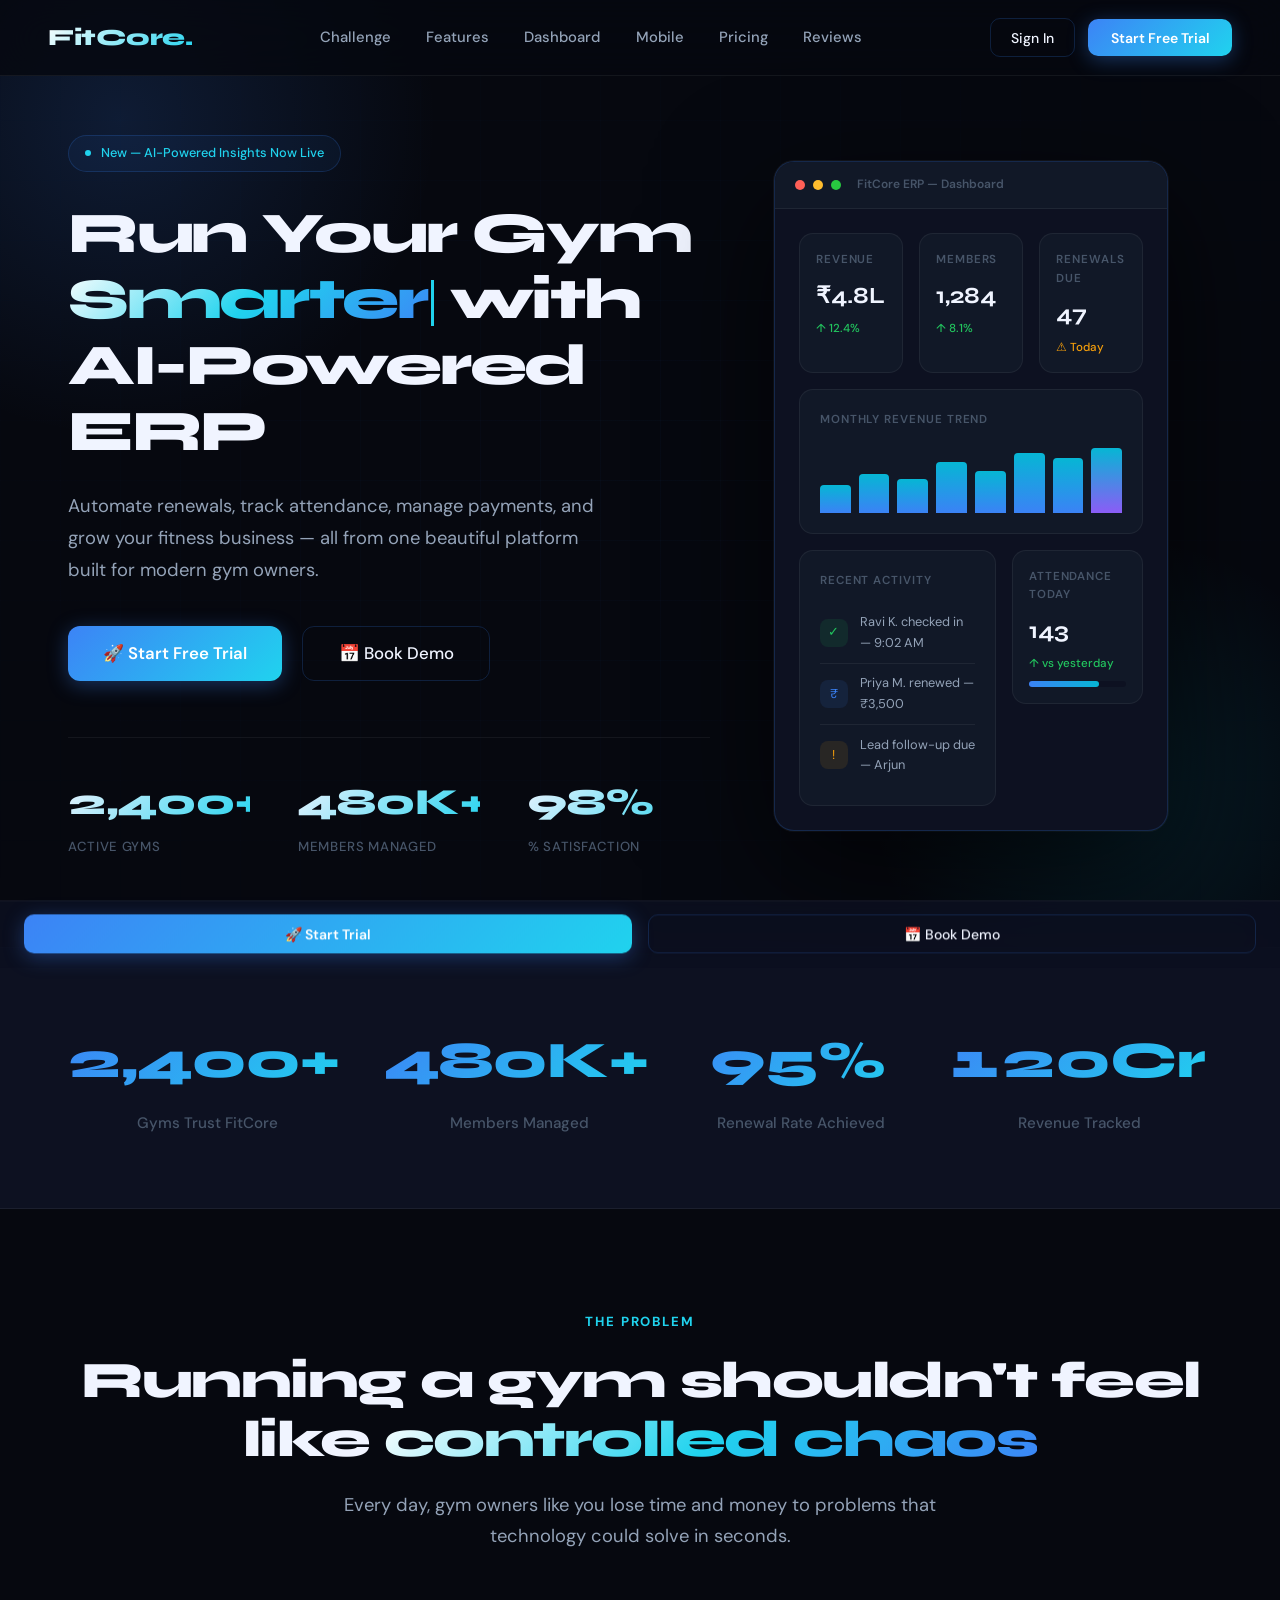
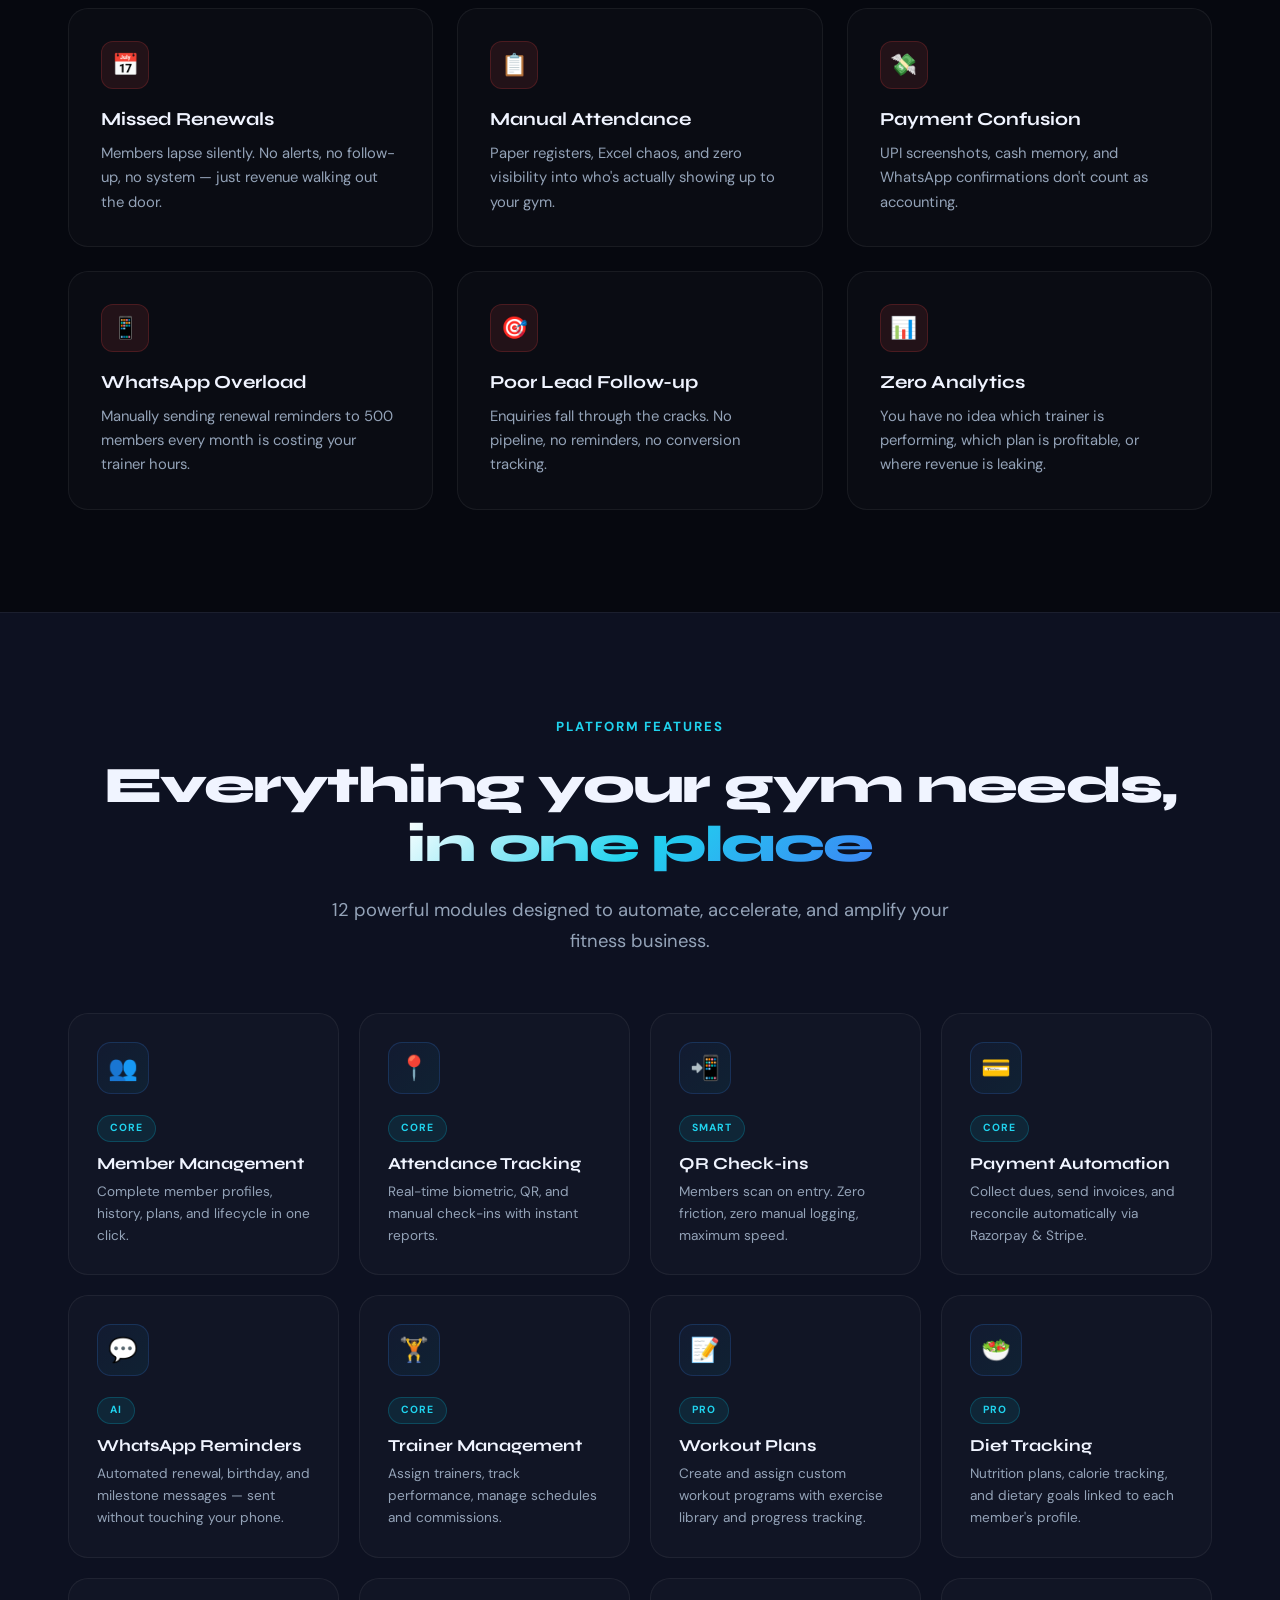
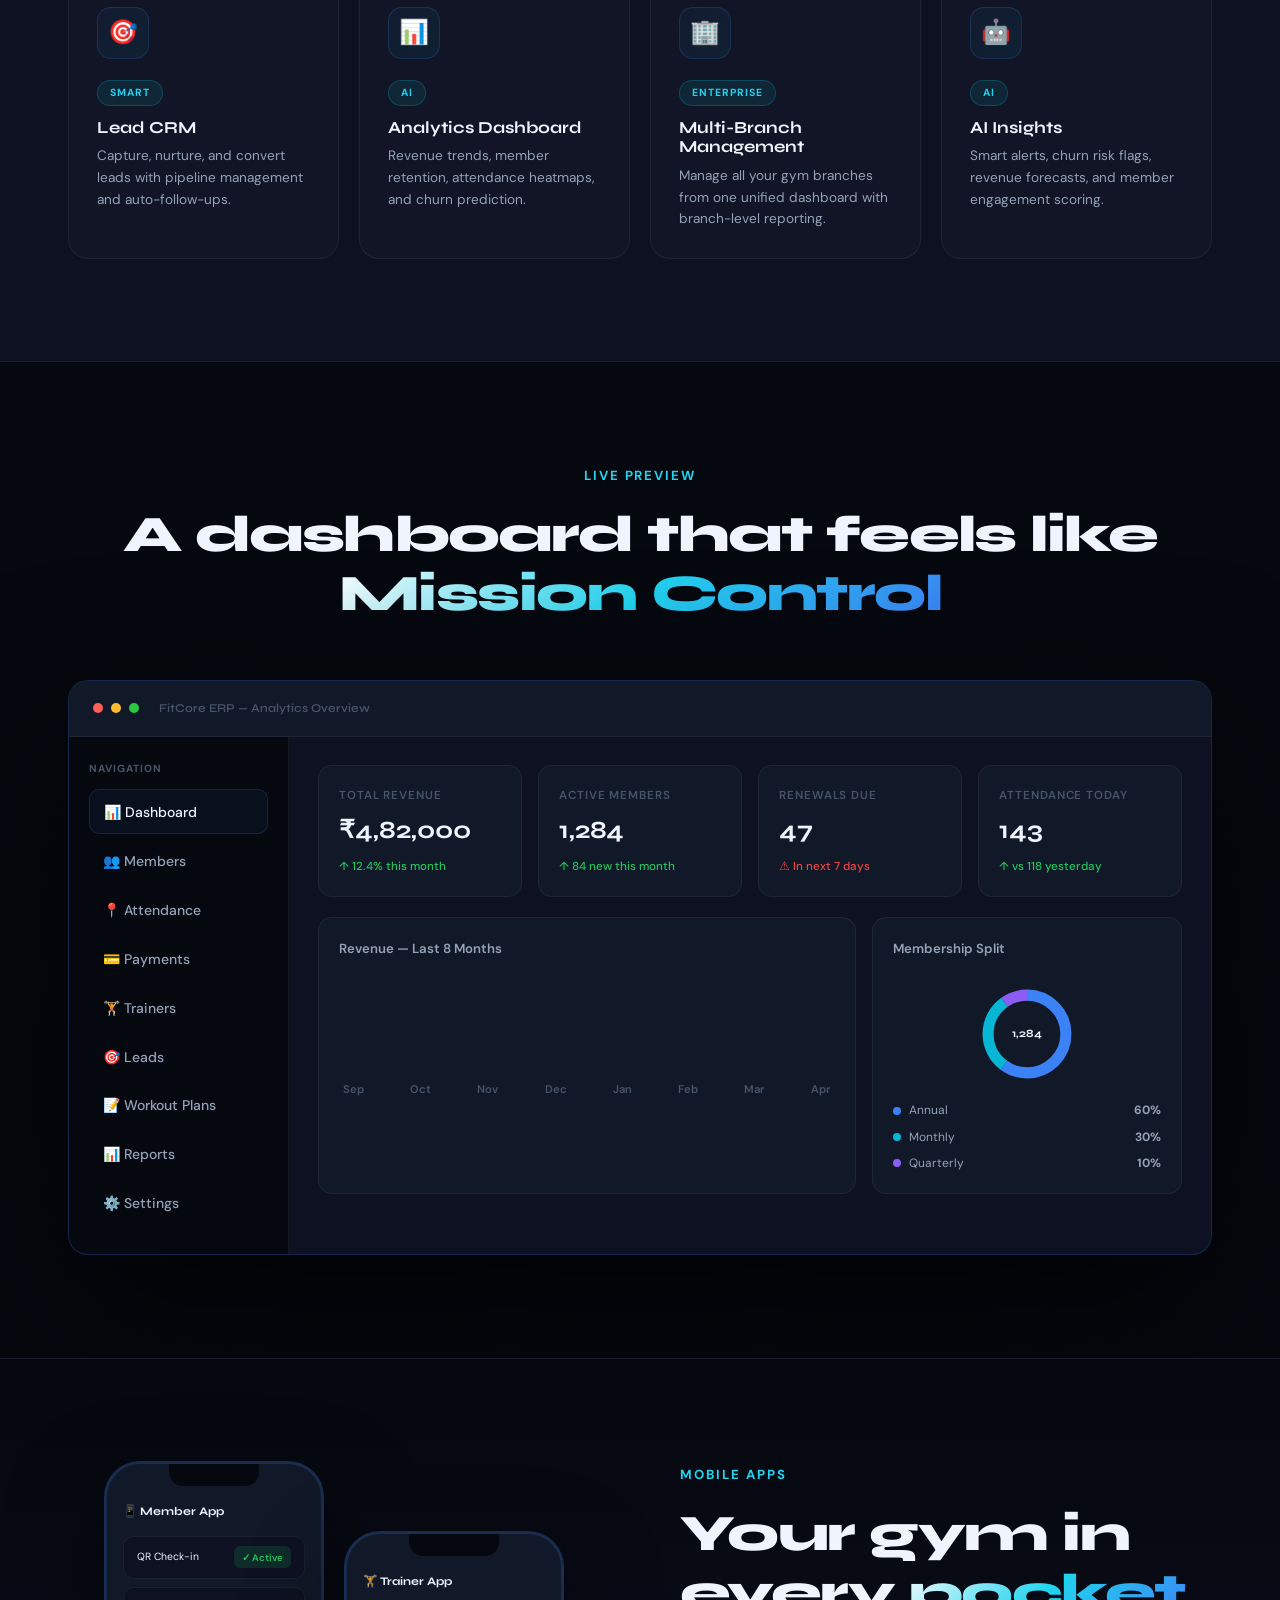
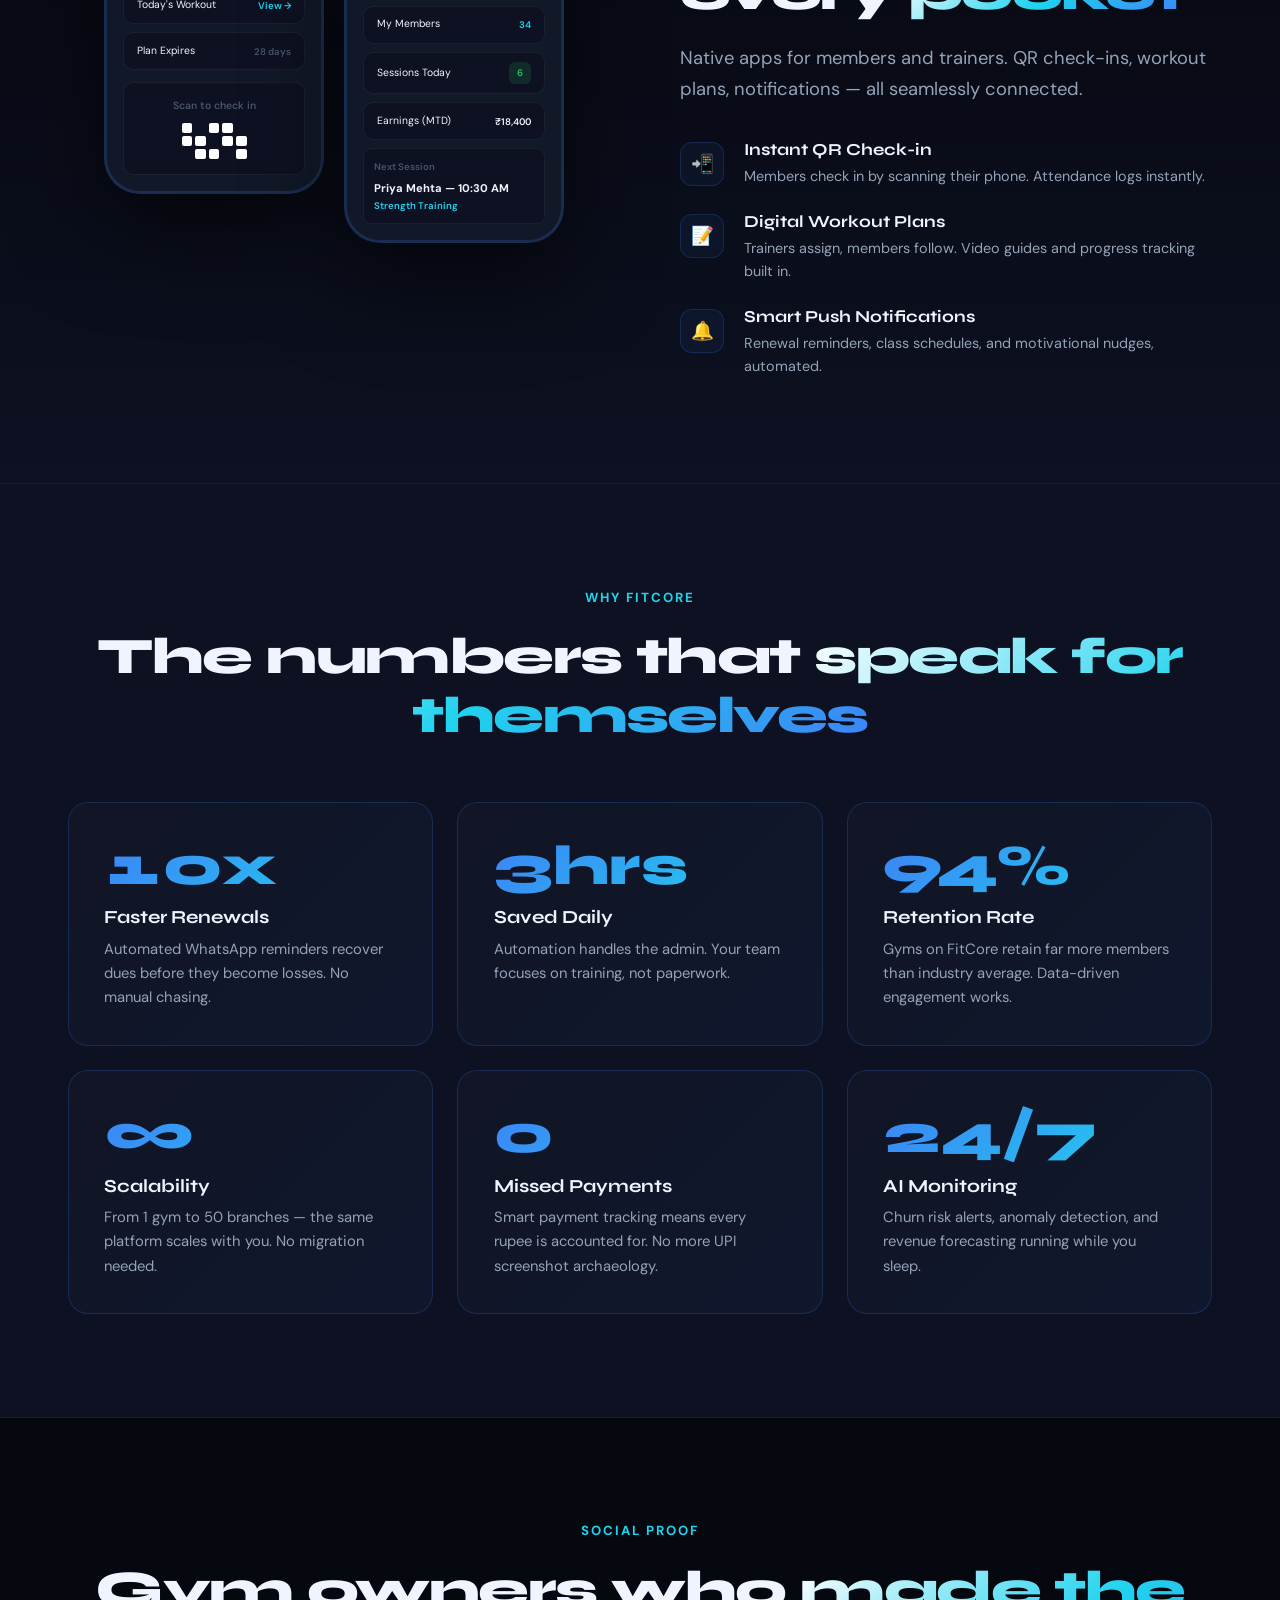
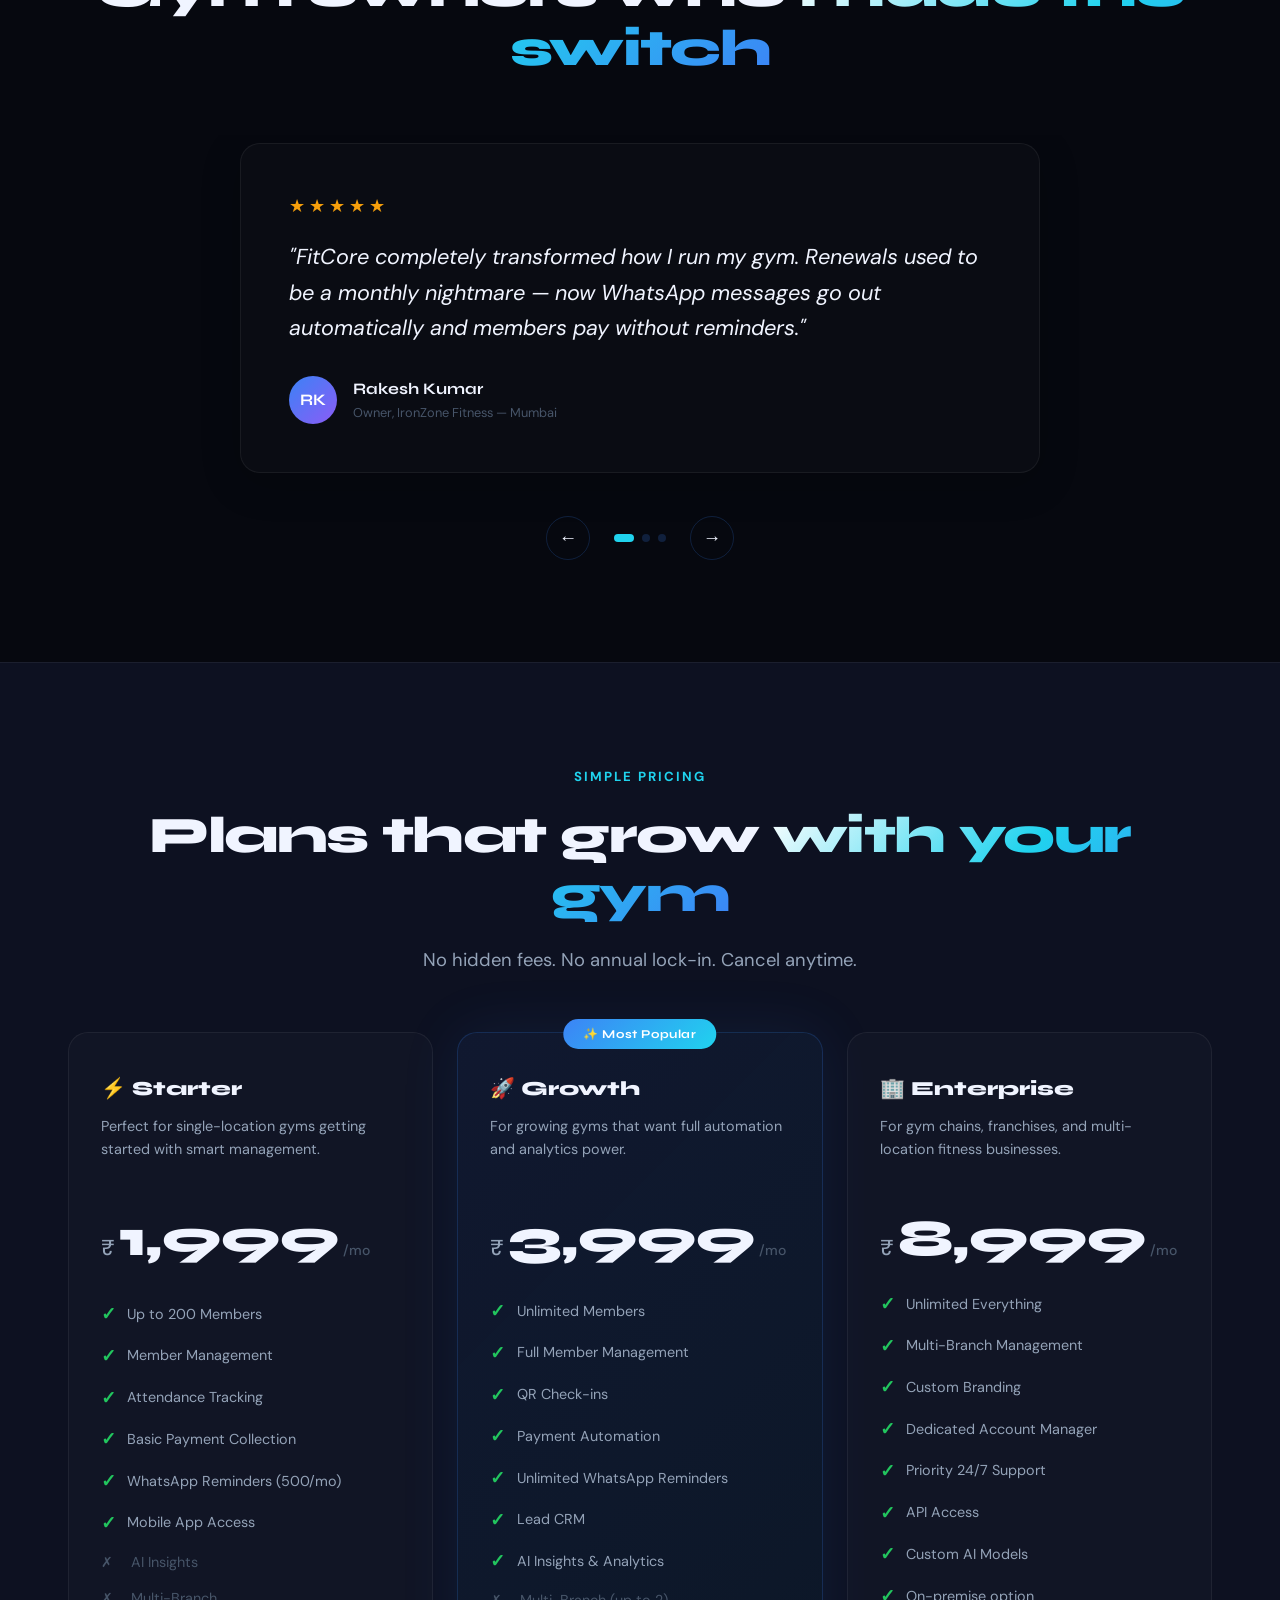
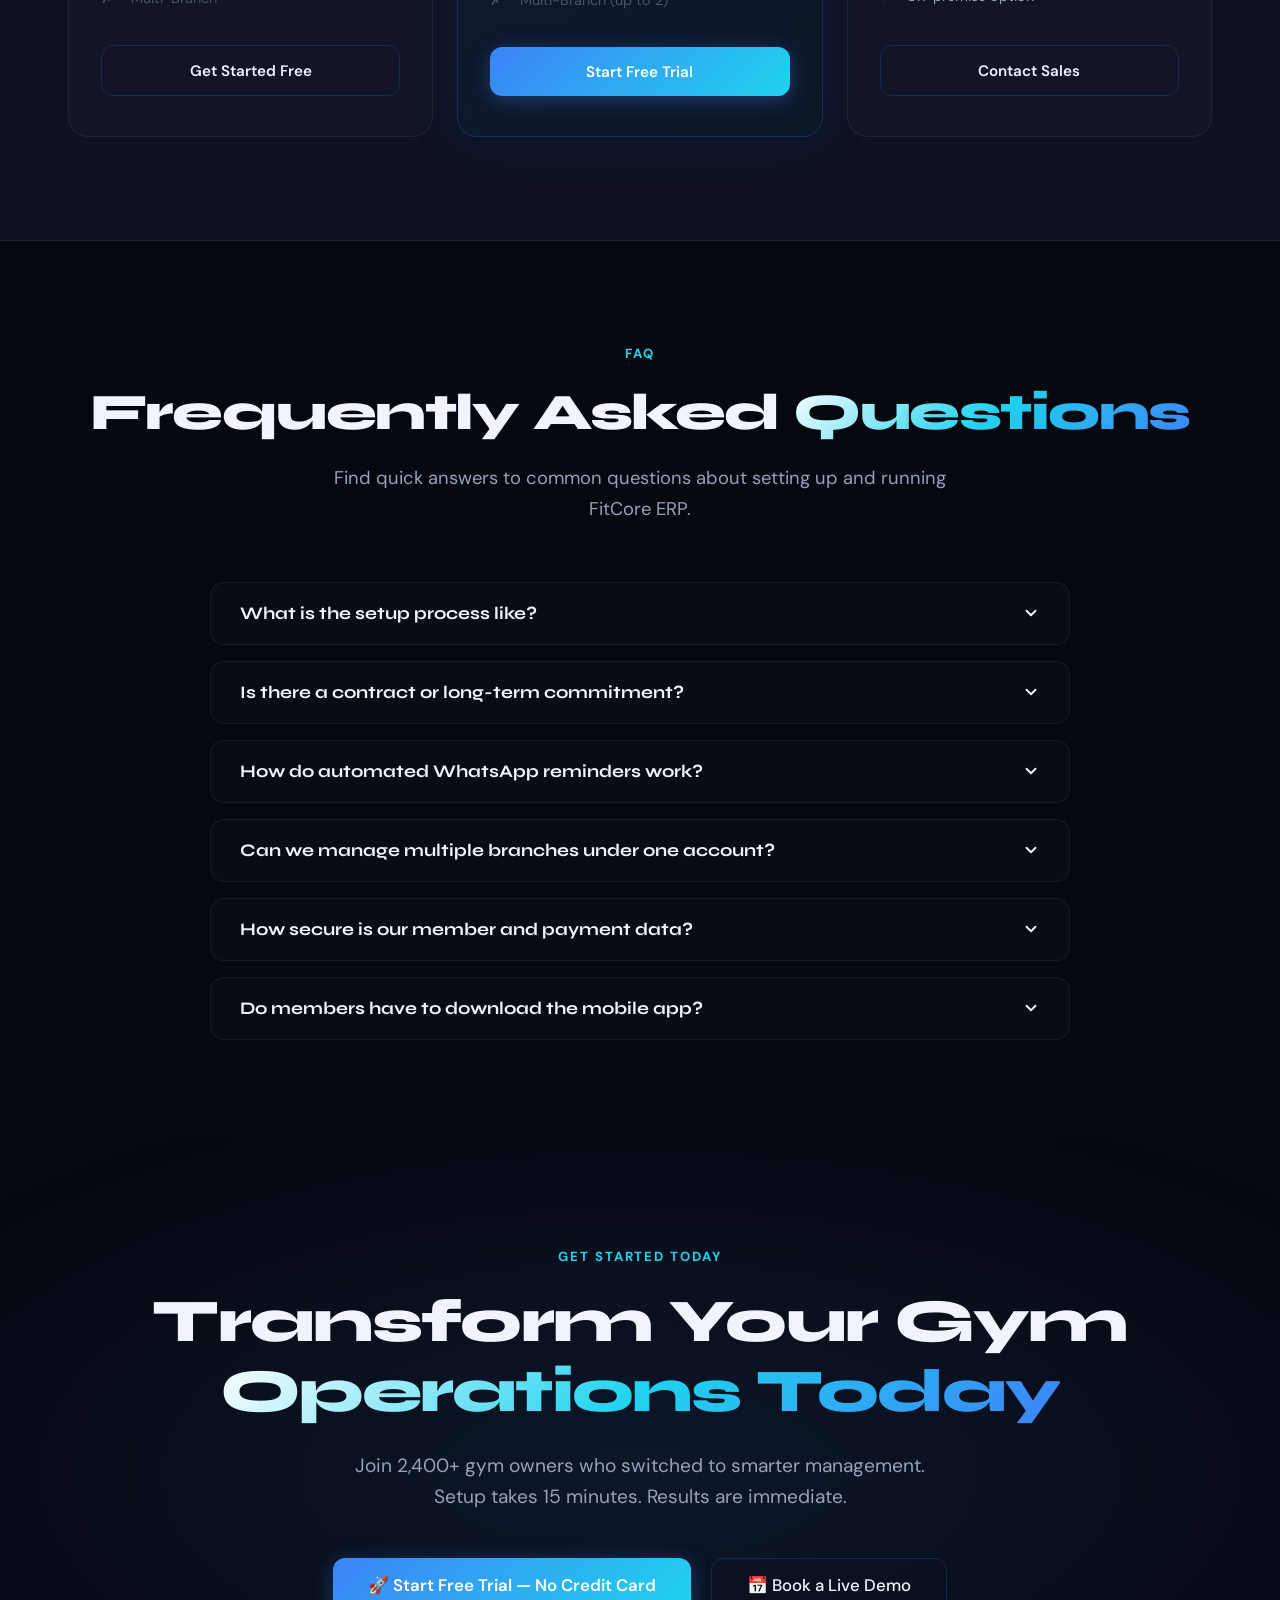
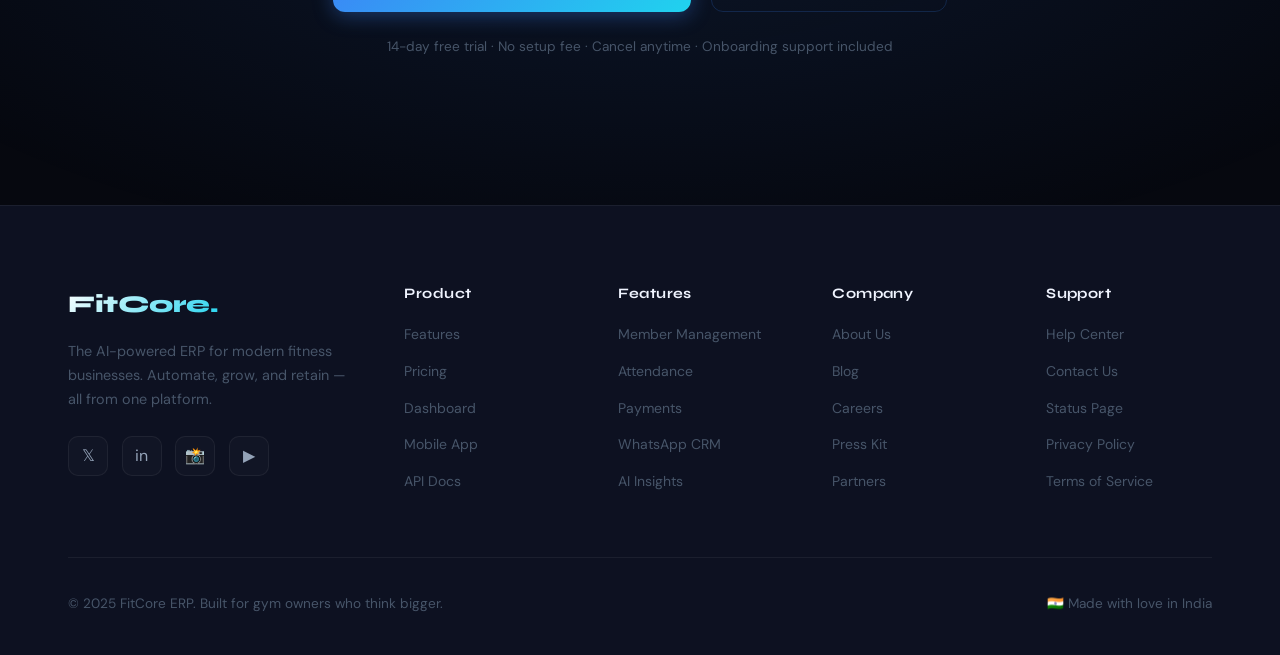
<file: index.html>
<!DOCTYPE html>
<html lang="en">
<head>
  <meta charset="UTF-8" />
  <meta name="viewport" content="width=device-width, initial-scale=1.0" />
  <title>FitCore ERP — Run Your Gym Smarter with AI</title>
  
  <!-- SEO Meta Tags -->
  <meta name="description" content="FitCore ERP is the ultimate AI-powered gym management software. Automate renewals, track attendance, manage payments, and grow your fitness business." />
  <meta name="keywords" content="gym management software, gym erp, fitness software, attendance tracker, automatic whatsapp reminders, gym billing software, biometric check-in" />
  <meta name="author" content="FitCore ERP" />
  <meta name="robots" content="index, follow" />

  <!-- Open Graph / Facebook -->
  <meta property="og:type" content="website" />
  <meta property="og:url" content="https://fitcore-erp.com/" />
  <meta property="og:title" content="FitCore ERP — Run Your Gym Smarter with AI" />
  <meta property="og:description" content="Automate renewals, track attendance, manage payments, and grow your fitness business with our premium AI-powered ERP platform." />
  <meta property="og:image" content="https://images.unsplash.com/photo-1534438327276-14e5300c3a48?q=80&w=1200&auto=format&fit=crop" />

  <!-- Twitter -->
  <meta property="twitter:card" content="summary_large_image" />
  <meta property="twitter:url" content="https://fitcore-erp.com/" />
  <meta property="twitter:title" content="FitCore ERP — Run Your Gym Smarter with AI" />
  <meta property="twitter:description" content="Automate renewals, track attendance, manage payments, and grow your fitness business with our premium AI-powered ERP platform." />
  <meta property="twitter:image" content="https://images.unsplash.com/photo-1534438327276-14e5300c3a48?q=80&w=1200&auto=format&fit=crop" />

  <!-- JSON-LD Structured Data -->
  <script type="application/ld+json">
  {
    "@context": "https://schema.org",
    "@type": "SoftwareApplication",
    "name": "FitCore ERP",
    "applicationCategory": "BusinessApplication",
    "operatingSystem": "All",
    "offers": {
      "@type": "Offer",
      "price": "1999",
      "priceCurrency": "INR"
    },
    "description": "AI-Powered Gym Management ERP to automate attendance, renewals, WhatsApp alerts, and payment collections."
  }
  </script>

  <link href="https://fonts.googleapis.com/css2?family=Syne:wght@400;500;600;700;800&family=DM+Sans:ital,opsz,wght@0,9..40,300;0,9..40,400;0,9..40,500;1,9..40,300&display=swap" rel="stylesheet" />
  
  <style>
    *, *::before, *::after {
      box-sizing: border-box;
      margin: 0;
      padding: 0;
    }

    :root {
      /* HSL Palette for dynamic opacity overlays */
      --bg-h: 228;
      --bg-s: 43%;
      --bg-l: 4%;
      --bg: hsl(var(--bg-h), var(--bg-s), var(--bg-l));
      
      --bg2-h: 228;
      --bg2-s: 45%;
      --bg2-l: 9%;
      --bg2: hsl(var(--bg2-h), var(--bg2-s), var(--bg2-l));
      
      --bg3: #111827;
      --bg4: #1a2235;
      
      --blue-h: 217;
      --blue-s: 91%;
      --blue-l: 60%;
      --blue: hsl(var(--blue-h), var(--blue-s), var(--blue-l));
      
      --cyan-h: 188;
      --cyan-s: 86%;
      --cyan-l: 53%;
      --cyan: hsl(var(--cyan-h), var(--cyan-s), var(--cyan-l));
      
      --violet-h: 258;
      --violet-s: 90%;
      --violet-l: 66%;
      --violet: hsl(var(--violet-h), var(--violet-s), var(--violet-l));
      
      --blue-glow: hsla(var(--blue-h), var(--blue-s), var(--blue-l), 0.35);
      --cyan-glow: hsla(var(--cyan-h), var(--cyan-s), var(--cyan-l), 0.25);
      
      --text: #f0f4ff;
      --text2: #94a3b8;
      --text3: #475569;
      
      --border: rgba(255, 255, 255, 0.06);
      --border2: rgba(59, 130, 246, 0.2);
      --card: rgba(255, 255, 255, 0.02);
      --card2: rgba(59, 130, 246, 0.06);
      --radius: 14px;
      --radius2: 20px;

      /* Glassmorphism Styles */
      --glass-bg: rgba(12, 16, 32, 0.75);
      --glass-border: rgba(255, 255, 255, 0.08);
      --glass-shadow: 0 8px 32px 0 rgba(0, 0, 0, 0.5);
    }

    html {
      scroll-behavior: smooth;
      overflow-x: hidden;
    }

    body {
      font-family: 'DM Sans', sans-serif;
      background: var(--bg);
      color: var(--text);
      overflow-x: hidden;
      line-height: 1.6;
      font-size: clamp(0.95rem, 1.2vw, 1.05rem);
    }

    h1, h2, h3, h4, h5 {
      font-family: 'Syne', sans-serif;
      line-height: 1.15;
    }

    /* PRELOADER */
    .preloader {
      position: fixed;
      inset: 0;
      background: var(--bg);
      z-index: 9999;
      display: flex;
      align-items: center;
      justify-content: center;
      transition: opacity 0.6s cubic-bezier(0.16, 1, 0.3, 1), visibility 0.6s cubic-bezier(0.16, 1, 0.3, 1);
    }
    .preloader.fade-out {
      opacity: 0;
      visibility: hidden;
    }
    .loader-content {
      text-align: center;
    }
    .loader-logo {
      font-family: 'Syne', sans-serif;
      font-size: clamp(2rem, 5vw, 3rem);
      font-weight: 800;
      background: linear-gradient(135deg, #fff 0%, var(--cyan) 100%);
      -webkit-background-clip: text;
      -webkit-text-fill-color: transparent;
      margin-bottom: 1.5rem;
      letter-spacing: -0.02em;
    }
    .loader-logo span {
      color: var(--blue);
    }
    .loader-spinner {
      width: 40px;
      height: 40px;
      border: 3px solid rgba(255, 255, 255, 0.05);
      border-top: 3px solid var(--blue);
      border-radius: 50%;
      margin: 0 auto;
      animation: spin 1s linear infinite;
    }
    @keyframes spin {
      to { transform: rotate(360deg); }
    }

    /* SCROLL PROGRESS BAR */
    .scroll-progress {
      position: fixed;
      top: 0;
      left: 0;
      height: 3px;
      background: linear-gradient(to right, var(--blue), var(--cyan), var(--violet));
      z-index: 10000;
      width: 0%;
      transition: width 0.1s ease-out;
    }

    /* NAV */
    nav {
      position: fixed;
      top: 0;
      left: 0;
      right: 0;
      z-index: 105;
      padding: 0 clamp(1.5rem, 4vw, 3rem);
      display: flex;
      align-items: center;
      justify-content: space-between;
      height: 76px;
      background: rgba(6, 8, 15, 0.8);
      backdrop-filter: blur(24px);
      -webkit-backdrop-filter: blur(24px);
      border-bottom: 1px solid var(--border);
      transition: all 0.3s;
    }
    
    .logo {
      font-family: 'Syne', sans-serif;
      font-weight: 800;
      font-size: clamp(1.2rem, 3vw, 1.45rem);
      background: linear-gradient(135deg, #fff 0%, var(--cyan) 100%);
      -webkit-background-clip: text;
      -webkit-text-fill-color: transparent;
      letter-spacing: -0.02em;
      cursor: pointer;
      text-decoration: none;
    }
    .logo span {
      color: var(--blue);
    }
    
    .nav-links {
      display: flex;
      gap: 2.2rem;
      list-style: none;
    }
    .nav-links a {
      text-decoration: none;
      color: var(--text2);
      font-size: 0.925rem;
      font-weight: 500;
      transition: color 0.3s, transform 0.3s;
      position: relative;
    }
    .nav-links a::after {
      content: '';
      position: absolute;
      width: 100%;
      transform: scaleX(0);
      height: 1.5px;
      bottom: -4px;
      left: 0;
      background: linear-gradient(90deg, var(--blue), var(--cyan));
      transform-origin: bottom right;
      transition: transform 0.25s ease-out;
    }
    .nav-links a:hover::after {
      transform: scaleX(1);
      transform-origin: bottom left;
    }
    .nav-links a:hover {
      color: var(--text);
    }
    
    .nav-cta {
      display: flex;
      gap: 0.85rem;
      align-items: center;
    }
    
    /* BUTTONS */
    .btn-ghost {
      padding: 0.6rem 1.25rem;
      border-radius: 10px;
      border: 1px solid var(--border2);
      background: transparent;
      color: var(--text);
      font-family: 'DM Sans', sans-serif;
      font-size: 0.875rem;
      font-weight: 500;
      cursor: pointer;
      transition: all 0.3s cubic-bezier(0.16, 1, 0.3, 1);
    }
    .btn-ghost:hover {
      background: var(--card2);
      border-color: var(--blue);
      transform: translateY(-1px);
    }
    
    .btn-primary {
      padding: 0.6rem 1.4rem;
      border-radius: 10px;
      border: none;
      background: linear-gradient(135deg, var(--blue) 0%, var(--cyan) 100%);
      color: #fff;
      font-family: 'DM Sans', sans-serif;
      font-size: 0.875rem;
      font-weight: 600;
      cursor: pointer;
      transition: all 0.3s cubic-bezier(0.16, 1, 0.3, 1);
      box-shadow: 0 4px 20px var(--blue-glow);
    }
    .btn-primary:hover {
      transform: translateY(-2px);
      box-shadow: 0 8px 30px var(--blue-glow);
    }
    .btn-lg {
      padding: 0.95rem 2.2rem;
      font-size: clamp(0.95rem, 1.5vw, 1.05rem);
      border-radius: 12px;
    }

    /* HAMBURGER & MOBILE MENU */
    .menu-toggle {
      display: none;
      flex-direction: column;
      justify-content: space-between;
      width: 24px;
      height: 18px;
      background: transparent;
      border: none;
      cursor: pointer;
      z-index: 110;
    }
    .hamburger-line {
      width: 100%;
      height: 2px;
      background-color: var(--text);
      border-radius: 2px;
      transition: transform 0.3s, opacity 0.3s;
    }
    .menu-toggle.active .line1 {
      transform: translateY(8px) rotate(45deg);
    }
    .menu-toggle.active .line2 {
      opacity: 0;
    }
    .menu-toggle.active .line3 {
      transform: translateY(-8px) rotate(-45deg);
    }

    .mobile-nav-overlay {
      position: fixed;
      inset: 0;
      z-index: 95;
      background: var(--glass-bg);
      backdrop-filter: blur(20px);
      -webkit-backdrop-filter: blur(20px);
      opacity: 0;
      visibility: hidden;
      transition: all 0.4s cubic-bezier(0.16, 1, 0.3, 1);
      display: flex;
      flex-direction: column;
      align-items: center;
      justify-content: center;
      padding: 2rem;
    }
    .mobile-nav-overlay.active {
      opacity: 1;
      visibility: visible;
    }
    .mobile-nav-links {
      list-style: none;
      text-align: center;
      display: flex;
      flex-direction: column;
      gap: 1.25rem;
      margin-bottom: 2rem;
      margin-top: 4rem;
    }
    .mobile-nav-links a {
      text-decoration: none;
      color: var(--text);
      font-family: 'Syne', sans-serif;
      font-size: 1.25rem;
      font-weight: 700;
      transition: color 0.3s;
    }
    .mobile-nav-links a:hover {
      color: var(--cyan);
    }
    .mobile-nav-cta {
      display: flex;
      flex-direction: column;
      gap: 1rem;
      width: 100%;
      max-width: 300px;
    }
    .mobile-nav-cta button {
      width: 100%;
      padding: 0.9rem;
    }

    /* SECTIONS & CONTAINERS */
    section {
      padding: clamp(4rem, 8vw, 8rem) 0;
      position: relative;
    }
    .container {
      max-width: 1240px;
      margin: 0 auto;
      padding: 0 clamp(1.5rem, 4vw, 3rem);
    }
    .section-label {
      font-size: 0.825rem;
      font-weight: 700;
      letter-spacing: 0.15em;
      text-transform: uppercase;
      color: var(--cyan);
      margin-bottom: 1.25rem;
    }
    .section-title {
      font-size: clamp(2rem, 5vw, 3.2rem);
      font-weight: 800;
      letter-spacing: -0.03em;
      margin-bottom: 1.25rem;
      line-height: 1.15;
    }
    .section-sub {
      font-size: clamp(1rem, 2vw, 1.15rem);
      color: var(--text2);
      max-width: 620px;
      line-height: 1.7;
    }
    .text-center {
      text-align: center;
    }
    .section-sub.center {
      margin: 0 auto;
    }
    .gradient-text {
      background: linear-gradient(135deg, #fff 0%, var(--cyan) 50%, var(--blue) 100%);
      -webkit-background-clip: text;
      -webkit-text-fill-color: transparent;
    }

    /* STICKY BOTTOM MOBILE CTA BAR */
    .mobile-sticky-cta {
      position: fixed;
      bottom: 0;
      left: 0;
      right: 0;
      background: rgba(12, 16, 32, 0.85);
      backdrop-filter: blur(20px);
      -webkit-backdrop-filter: blur(20px);
      border-top: 1px solid var(--border);
      padding: 0.85rem 1.5rem;
      display: grid;
      grid-template-columns: 1fr 1fr;
      gap: 1rem;
      z-index: 105;
      transform: translateY(100%);
      transition: transform 0.4s cubic-bezier(0.16, 1, 0.3, 1);
    }
    .mobile-sticky-cta.visible {
      transform: translateY(0);
    }

    /* SCROLL REVEAL CLASSSES */
    .reveal-on-scroll {
      opacity: 0;
      filter: blur(8px);
      transform: translateY(25px);
      transition: opacity 1.1s cubic-bezier(0.16, 1, 0.3, 1), filter 1.1s cubic-bezier(0.16, 1, 0.3, 1), transform 1.1s cubic-bezier(0.16, 1, 0.3, 1);
    }
    .reveal-on-scroll.revealed {
      opacity: 1;
      filter: blur(0);
      transform: translateY(0);
    }
    .reveal-left {
      opacity: 0;
      filter: blur(8px);
      transform: translateX(-30px);
      transition: opacity 1.1s cubic-bezier(0.16, 1, 0.3, 1), filter 1.1s cubic-bezier(0.16, 1, 0.3, 1), transform 1.1s cubic-bezier(0.16, 1, 0.3, 1);
    }
    .reveal-left.revealed {
      opacity: 1;
      filter: blur(0);
      transform: translateX(0);
    }
    .reveal-right {
      opacity: 0;
      filter: blur(8px);
      transform: translateX(30px);
      transition: opacity 1.1s cubic-bezier(0.16, 1, 0.3, 1), filter 1.1s cubic-bezier(0.16, 1, 0.3, 1), transform 1.1s cubic-bezier(0.16, 1, 0.3, 1);
    }
    .reveal-right.revealed {
      opacity: 1;
      filter: blur(0);
      transform: translateX(0);
    }
    .reveal-scale {
      opacity: 0;
      filter: blur(6px);
      transform: scale(0.97);
      transition: opacity 1.1s cubic-bezier(0.16, 1, 0.3, 1), filter 1.1s cubic-bezier(0.16, 1, 0.3, 1), transform 1.1s cubic-bezier(0.16, 1, 0.3, 1);
    }
    .reveal-scale.revealed {
      opacity: 1;
      filter: blur(0);
      transform: scale(1);
    }
    .reveal-top {
      opacity: 0;
      filter: blur(8px);
      transform: translateY(-30px);
      transition: opacity 1.1s cubic-bezier(0.16, 1, 0.3, 1), filter 1.1s cubic-bezier(0.16, 1, 0.3, 1), transform 1.1s cubic-bezier(0.16, 1, 0.3, 1);
    }
    .reveal-top.revealed {
      opacity: 1;
      filter: blur(0);
      transform: translateY(0);
    }
    .reveal-bottom {
      opacity: 0;
      filter: blur(8px);
      transform: translateY(30px);
      transition: opacity 1.1s cubic-bezier(0.16, 1, 0.3, 1), filter 1.1s cubic-bezier(0.16, 1, 0.3, 1), transform 1.1s cubic-bezier(0.16, 1, 0.3, 1);
    }
    .reveal-bottom.revealed {
      opacity: 1;
      filter: blur(0);
      transform: translateY(0);
    }

    /* MOUSE SPOTLIGHT CARDS */
    .spotlight-card {
      position: relative;
      background: var(--card);
      border: 1px solid var(--border);
      border-radius: var(--radius2);
      overflow: hidden;
      transition: border-color 0.3s, transform 0.3s;
    }
    .spotlight-card::before {
      content: '';
      position: absolute;
      inset: 0;
      background: radial-gradient(
        350px circle at var(--mouse-x, 0px) var(--mouse-y, 0px),
        rgba(59, 130, 246, 0.15),
        transparent 80%
      );
      z-index: 0;
      opacity: 0;
      transition: opacity 0.3s;
      pointer-events: none;
    }
    .spotlight-card:hover::before {
      opacity: 1;
    }
    .spotlight-card > * {
      position: relative;
      z-index: 1;
    }

    /* HERO */
    .hero {
      padding-top: clamp(8rem, 15vh, 12rem);
      padding-bottom: clamp(4rem, 10vh, 7rem);
      position: relative;
      overflow: hidden;
      min-height: 100vh;
      display: flex;
      align-items: center;
    }
    .hero-bg {
      position: absolute;
      inset: 0;
      pointer-events: none;
    }
    .hero-orb1 {
      position: absolute;
      width: clamp(400px, 50vw, 800px);
      height: clamp(400px, 50vw, 800px);
      border-radius: 50%;
      background: radial-gradient(circle, rgba(59, 130, 246, 0.16) 0%, transparent 70%);
      top: -200px;
      left: -200px;
      animation: pulse-orb 8s ease-in-out infinite;
    }
    .hero-orb2 {
      position: absolute;
      width: clamp(300px, 40vw, 600px);
      height: clamp(300px, 40vw, 600px);
      border-radius: 50%;
      background: radial-gradient(circle, rgba(6, 182, 212, 0.12) 0%, transparent 70%);
      bottom: -100px;
      right: -100px;
      animation: pulse-orb 10s ease-in-out infinite 2s;
    }
    .hero-grid {
      position: absolute;
      inset: 0;
      background-image: linear-gradient(rgba(59, 130, 246, 0.03) 1px, transparent 1px), linear-gradient(90deg, rgba(59, 130, 246, 0.03) 1px, transparent 1px);
      background-size: 60px 60px;
      mask-image: radial-gradient(ellipse 70% 70% at 50% 50%, black 0%, transparent 100%);
      -webkit-mask-image: radial-gradient(ellipse 70% 70% at 50% 50%, black 0%, transparent 100%);
    }
    @keyframes pulse-orb {
      0%, 100% { transform: scale(1); opacity: 0.8; }
      50% { transform: scale(1.08); opacity: 1; }
    }
    .hero-inner {
      display: grid;
      grid-template-columns: 1.1fr 0.9fr;
      gap: clamp(2rem, 5vw, 4rem);
      align-items: center;
    }
    .hero-badge {
      display: inline-flex;
      align-items: center;
      gap: 0.6rem;
      padding: 0.45rem 1rem;
      border-radius: 100px;
      border: 1px solid var(--border2);
      background: var(--card2);
      font-size: 0.8rem;
      font-weight: 500;
      color: var(--cyan);
      margin-bottom: 1.8rem;
      backdrop-filter: blur(8px);
      -webkit-backdrop-filter: blur(8px);
      transition: all 0.3s;
    }
    .hero-badge:hover {
      border-color: var(--blue);
      transform: translateY(-1px);
    }
    .hero-badge-dot {
      width: 6px;
      height: 6px;
      border-radius: 50%;
      background: var(--cyan);
      animation: blink 2s infinite;
    }
    @keyframes blink {
      0%, 100% { opacity: 1; }
      50% { opacity: 0.3; }
    }
    .hero h1 {
      font-size: clamp(2rem, 5.5vw, 3.6rem);
      font-weight: 800;
      letter-spacing: -0.04em;
      margin-bottom: 1.5rem;
      line-height: 1.15;
      word-wrap: break-word;
    }
    /* Typing Cursor */
    .typing-cursor {
      display: inline-block;
      width: 3px;
      height: 0.8em;
      background-color: var(--cyan);
      margin-left: 4px;
      animation: cursor-blink 0.8s infinite;
      vertical-align: middle;
    }
    @keyframes cursor-blink {
      0%, 100% { opacity: 1; }
      50% { opacity: 0; }
    }

    .hero-sub {
      font-size: clamp(1rem, 2.2vw, 1.15rem);
      color: var(--text2);
      margin-bottom: 2.5rem;
      line-height: 1.75;
      max-width: 540px;
    }
    .hero-btns {
      display: flex;
      gap: 1.25rem;
      flex-wrap: wrap;
    }
    .hero-stats {
      display: flex;
      gap: clamp(1.5rem, 4vw, 3rem);
      margin-top: 3.5rem;
      padding-top: 2.2rem;
      border-top: 1px solid var(--border);
    }
    .hero-stats > div {
      flex: 1;
      min-width: clamp(100px, 12vw, 150px);
    }
    .hero-stat-val {
      font-family: 'Syne', sans-serif;
      font-size: clamp(1.8rem, 3.5vw, 2.3rem);
      font-weight: 800;
      background: linear-gradient(135deg, var(--text), var(--cyan));
      -webkit-background-clip: text;
      -webkit-text-fill-color: transparent;
      font-variant-numeric: tabular-nums;
      padding-right: 0.12em;
    }
    .hero-stat-label {
      font-size: 0.825rem;
      color: var(--text3);
      margin-top: 4px;
      font-weight: 500;
      text-transform: uppercase;
      letter-spacing: 0.05em;
    }

    /* DASHBOARD MOCKUP */
    .dashboard-preview {
      position: relative;
    }
    .dash-frame {
      background: var(--bg2);
      border: 1px solid var(--border2);
      border-radius: var(--radius2);
      overflow: hidden;
      box-shadow: 0 40px 120px rgba(0,0,0,0.65), 0 0 0 1px var(--border);
      animation: float 5s ease-in-out infinite;
      transition: all 0.3s;
    }
    .dash-frame:hover {
      border-color: rgba(59, 130, 246, 0.45);
      box-shadow: 0 45px 130px rgba(59, 130, 246, 0.15);
    }
    @keyframes float {
      0%, 100% { transform: translateY(0); }
      50% { transform: translateY(-12px); }
    }
    .dash-header {
      background: var(--bg3);
      padding: 0.85rem 1.25rem;
      display: flex;
      align-items: center;
      gap: 0.5rem;
      border-bottom: 1px solid var(--border);
    }
    .dash-dot {
      width: 10px;
      height: 10px;
      border-radius: 50%;
    }
    .dash-body {
      padding: 1.5rem;
      display: grid;
      gap: 1rem;
    }
    .dash-row {
      display: grid;
      grid-template-columns: repeat(3, 1fr);
      gap: 1rem;
    }
    .dash-card {
      background: var(--bg3);
      border-radius: var(--radius);
      padding: 1rem;
      border: 1px solid var(--border);
      transition: all 0.3s;
    }
    .dash-card:hover {
      border-color: var(--border2);
      transform: translateY(-2px);
    }
    .dash-card-label {
      font-size: 0.725rem;
      color: var(--text3);
      margin-bottom: 0.5rem;
      text-transform: uppercase;
      letter-spacing: 0.08em;
      font-weight: 600;
    }
    .dash-card-val {
      font-family: 'Syne', sans-serif;
      font-size: 1.45rem;
      font-weight: 700;
      color: var(--text);
    }
    .dash-card-change {
      font-size: 0.725rem;
      color: #22c55e;
      margin-top: 0.35rem;
      font-weight: 500;
    }
    .dash-chart {
      background: var(--bg3);
      border-radius: var(--radius);
      padding: 1.25rem;
      border: 1px solid var(--border);
    }
    .chart-label {
      font-size: 0.725rem;
      color: var(--text3);
      margin-bottom: 0.85rem;
      text-transform: uppercase;
      letter-spacing: 0.08em;
      font-weight: 600;
    }
    .chart-bars {
      display: flex;
      gap: 8px;
      align-items: flex-end;
      height: 70px;
    }
    .bar {
      border-radius: 4px 4px 0 0;
      flex: 1;
      height: 0;
      animation: grow-bar 1.5s cubic-bezier(0.16, 1, 0.3, 1) forwards;
      transform-origin: bottom;
    }
    @keyframes grow-bar {
      to { height: var(--h); }
    }
    .dash-activity {
      background: var(--bg3);
      border-radius: var(--radius);
      padding: 1.25rem;
      border: 1px solid var(--border);
    }
    .activity-item {
      display: flex;
      align-items: center;
      gap: 0.75rem;
      padding: 0.6rem 0;
      border-bottom: 1px solid var(--border);
      font-size: 0.8rem;
      color: var(--text2);
    }
    .activity-item:last-child {
      border: none;
    }
    .a-dot {
      width: 28px;
      height: 28px;
      border-radius: 8px;
      display: flex;
      align-items: center;
      justify-content: center;
      font-size: 0.8rem;
      flex-shrink: 0;
    }
    .dash-col-2 {
      display: grid;
      grid-template-columns: 1.2fr 0.8fr;
      gap: 1rem;
    }

    /* TRUST */
    .trust-section {
      background: var(--bg2);
      border-top: 1px solid var(--border);
      border-bottom: 1px solid var(--border);
      padding: 4.5rem 0;
      position: relative;
    }
    .trust-grid {
      display: grid;
      grid-template-columns: repeat(4, 1fr);
      gap: clamp(1.5rem, 3vw, 3rem);
      text-align: center;
    }
    .trust-num {
      font-family: 'Syne', sans-serif;
      font-size: clamp(2.2rem, 4.5vw, 3.2rem);
      font-weight: 800;
      background: linear-gradient(135deg, var(--blue), var(--cyan));
      -webkit-background-clip: text;
      -webkit-text-fill-color: transparent;
      font-variant-numeric: tabular-nums;
      padding-right: 0.12em;
    }
    .trust-label {
      font-size: 0.95rem;
      color: var(--text3);
      margin-top: 0.6rem;
      font-weight: 500;
    }

    /* PROBLEMS */
    .problems-grid {
      display: grid;
      grid-template-columns: repeat(3, 1fr);
      gap: 1.5rem;
      margin-top: 3.5rem;
    }
    .problem-card {
      background: var(--card);
      border: 1px solid var(--border);
      border-radius: var(--radius2);
      padding: 2rem;
      transition: all 0.3s cubic-bezier(0.16, 1, 0.3, 1);
      position: relative;
      overflow: hidden;
    }
    .problem-card::before {
      content: '';
      position: absolute;
      inset: 0;
      background: linear-gradient(135deg, rgba(239, 68, 68, 0.05), transparent);
      opacity: 0;
      transition: opacity 0.3s;
    }
    .problem-card:hover::before {
      opacity: 1;
    }
    .problem-card:hover {
      border-color: rgba(239, 68, 68, 0.28);
      transform: translateY(-4px);
      box-shadow: 0 10px 30px rgba(239, 68, 68, 0.04);
    }
    .prob-icon {
      width: 48px;
      height: 48px;
      border-radius: 12px;
      background: rgba(239, 68, 68, 0.1);
      border: 1px solid rgba(239, 68, 68, 0.2);
      display: flex;
      align-items: center;
      justify-content: center;
      font-size: 1.35rem;
      margin-bottom: 1.25rem;
    }
    .problem-card h4 {
      font-family: 'Syne', sans-serif;
      font-size: 1.15rem;
      font-weight: 700;
      margin-bottom: 0.65rem;
    }
    .problem-card p {
      font-size: 0.925rem;
      color: var(--text2);
      line-height: 1.65;
    }

    /* FEATURES */
    .features-grid {
      display: grid;
      grid-template-columns: repeat(4, 1fr);
      gap: 1.25rem;
      margin-top: 3.5rem;
    }
    .feat-card {
      transition: all 0.35s cubic-bezier(0.16, 1, 0.3, 1);
      cursor: pointer;
      padding: 1.75rem;
    }
    .feat-card:hover {
      border-color: var(--border2);
      transform: translateY(-6px);
      box-shadow: 0 20px 60px rgba(59, 130, 246, 0.12);
    }
    .feat-icon {
      width: 52px;
      height: 52px;
      border-radius: 14px;
      background: linear-gradient(135deg, var(--card2), rgba(6, 182, 212, 0.08));
      border: 1px solid var(--border2);
      display: flex;
      align-items: center;
      justify-content: center;
      font-size: 1.5rem;
      margin-bottom: 1.25rem;
    }
    .feat-card h4 {
      font-family: 'Syne', sans-serif;
      font-size: 1.05rem;
      font-weight: 700;
      margin-bottom: 0.5rem;
    }
    .feat-card p {
      font-size: 0.85rem;
      color: var(--text2);
      line-height: 1.6;
    }
    .feat-badge {
      display: inline-block;
      font-size: 0.65rem;
      font-weight: 700;
      letter-spacing: 0.1em;
      text-transform: uppercase;
      color: var(--cyan);
      background: rgba(6, 182, 212, 0.1);
      border: 1px solid rgba(6, 182, 212, 0.25);
      border-radius: 100px;
      padding: 0.25rem 0.75rem;
      margin-bottom: 0.75rem;
    }

    /* DASH PREVIEW SECTION */
    .preview-wrapper {
      margin-top: 3.5rem;
      position: relative;
    }
    .preview-frame {
      background: var(--bg2);
      border: 1px solid var(--border2);
      border-radius: var(--radius2);
      overflow: hidden;
      box-shadow: 0 60px 160px rgba(0,0,0,0.75);
      transition: border-color 0.4s;
    }
    .preview-frame:hover {
      border-color: rgba(59, 130, 246, 0.35);
    }
    .preview-topbar {
      background: var(--bg3);
      height: 56px;
      display: flex;
      align-items: center;
      padding: 0 1.5rem;
      gap: 0.5rem;
      border-bottom: 1px solid var(--border);
    }
    .preview-body {
      display: grid;
      grid-template-columns: 220px 1fr;
      min-height: 480px;
    }
    .preview-sidebar {
      background: var(--bg);
      border-right: 1px solid var(--border);
      padding: 1.5rem 1.25rem;
    }
    .sidebar-item {
      padding: 0.65rem 0.9rem;
      border-radius: 10px;
      font-size: 0.875rem;
      color: var(--text2);
      margin-bottom: 0.35rem;
      display: flex;
      align-items: center;
      gap: 0.65rem;
      transition: all 0.25s;
      cursor: pointer;
      font-weight: 500;
    }
    .sidebar-item.active, .sidebar-item:hover {
      background: var(--card2);
      color: var(--text);
    }
    .sidebar-item.active {
      border: 1px solid var(--border2);
    }
    .preview-main {
      padding: 1.8rem;
      display: grid;
      gap: 1.25rem;
      align-content: start;
    }
    .preview-stat-row {
      display: grid;
      grid-template-columns: repeat(4, 1fr);
      gap: 1rem;
    }
    .pstat {
      background: var(--bg3);
      border: 1px solid var(--border);
      border-radius: var(--radius);
      padding: 1.25rem;
      transition: all 0.3s;
    }
    .pstat:hover {
      border-color: var(--border2);
      transform: translateY(-2px);
    }
    .pstat-label {
      font-size: 0.725rem;
      color: var(--text3);
      text-transform: uppercase;
      letter-spacing: 0.08em;
      font-weight: 600;
    }
    .pstat-val {
      font-family: 'Syne', sans-serif;
      font-size: 1.55rem;
      font-weight: 700;
      margin: 0.4rem 0;
    }
    .pstat-change {
      font-size: 0.725rem;
      font-weight: 500;
    }
    .up { color: #22c55e; }
    .down { color: #ef4444; }
    
    .preview-charts {
      display: grid;
      grid-template-columns: 2fr 1.15fr;
      gap: 1rem;
    }
    .pchart {
      background: var(--bg3);
      border: 1px solid var(--border);
      border-radius: var(--radius);
      padding: 1.25rem;
    }
    .pchart-title {
      font-size: 0.825rem;
      color: var(--text2);
      margin-bottom: 1.25rem;
      font-weight: 600;
    }
    .bar-chart {
      display: flex;
      gap: 8px;
      align-items: flex-end;
      height: 90px;
    }
    .pbar {
      border-radius: 4px 4px 0 0;
      flex: 1;
      height: 0;
      background: linear-gradient(to top, var(--blue), var(--cyan));
      transition: height 1s ease-out;
    }
    .donut-wrapper {
      display: flex;
      align-items: center;
      justify-content: center;
      height: 110px;
    }
    .donut-svg {
      width: 100px;
      height: 100px;
      animation: rotate-svg 2s cubic-bezier(0.16, 1, 0.3, 1);
    }
    @keyframes rotate-svg {
      from { transform: rotate(-180deg); opacity: 0; }
      to { transform: rotate(-90deg); opacity: 1; }
    }

    /* MOBILE SECTION */
    .mobile-section {
      background: linear-gradient(180deg, var(--bg) 0%, var(--bg2) 100%);
      border-top: 1px solid var(--border);
    }
    .mobile-inner {
      display: grid;
      grid-template-columns: 1fr 1fr;
      gap: 5rem;
      align-items: center;
    }
    .phones-wrap {
      position: relative;
      height: 520px;
      width: 100%;
      max-width: 460px;
      margin: 0 auto;
    }
    .phone-mockup {
      position: absolute;
      width: 220px;
      border-radius: 36px;
      border: 3px solid var(--border2);
      background: var(--bg3);
      overflow: hidden;
      box-shadow: 0 40px 90px rgba(0, 0, 0, 0.55);
      transition: all 0.3s;
    }
    .phone-mockup:hover {
      border-color: var(--blue);
      transform: scale(1.02);
    }
    .phone1 {
      left: 0;
      top: 0;
      animation: float-phone1 6s ease-in-out infinite;
    }
    .phone2 {
      right: 0;
      top: 70px;
      animation: float-phone2 6s ease-in-out infinite 1.5s;
    }
    @keyframes float-phone1 {
      0%, 100% { transform: translateY(0); }
      50% { transform: translateY(-15px); }
    }
    @keyframes float-phone2 {
      0%, 100% { transform: translateY(0); }
      50% { transform: translateY(-10px); }
    }
    .phone-notch {
      width: 90px;
      height: 22px;
      background: var(--bg);
      border-radius: 0 0 14px 14px;
      margin: 0 auto;
    }
    .phone-screen {
      padding: 1rem;
    }
    .phone-header {
      font-size: 0.725rem;
      font-weight: 700;
      font-family: 'Syne', sans-serif;
      margin-bottom: 0.95rem;
      color: var(--text);
    }
    .phone-stat {
      background: var(--bg2);
      border-radius: 10px;
      padding: 0.6rem 0.8rem;
      margin-bottom: 0.5rem;
      font-size: 0.65rem;
      display: flex;
      justify-content: space-between;
      align-items: center;
      border: 1px solid var(--border);
    }
    .phone-badge {
      font-size: 0.6rem;
      background: rgba(34, 197, 94, 0.15);
      color: #22c55e;
      border-radius: 6px;
      padding: 0.2rem 0.5rem;
      font-weight: 600;
    }
    .qr-box {
      background: var(--bg2);
      border-radius: 10px;
      padding: 0.95rem;
      text-align: center;
      margin-top: 0.75rem;
      border: 1px solid var(--border);
    }
    .qr-grid {
      display: grid;
      grid-template-columns: repeat(5, 1fr);
      gap: 3px;
      width: 65px;
      margin: 0 auto;
    }
    .qr-cell {
      height: 10px;
      border-radius: 2px;
    }
    .feature-list {
      display: grid;
      gap: 1.5rem;
      margin-top: 2.2rem;
    }
    .feat-li {
      display: flex;
      align-items: flex-start;
      gap: 1.25rem;
    }
    .feat-li-icon {
      width: 44px;
      height: 44px;
      border-radius: 12px;
      background: var(--card2);
      border: 1px solid var(--border2);
      display: flex;
      align-items: center;
      justify-content: center;
      font-size: 1.15rem;
      flex-shrink: 0;
      margin-top: 2px;
    }
    .feat-li h4 {
      font-family: 'Syne', sans-serif;
      font-size: 1.05rem;
      font-weight: 700;
      margin-bottom: 0.35rem;
    }
    .feat-li p {
      font-size: 0.9rem;
      color: var(--text2);
      line-height: 1.6;
    }

    /* WHY CHOOSE US */
    .why-grid {
      display: grid;
      grid-template-columns: repeat(3, 1fr);
      gap: 1.5rem;
      margin-top: 3.5rem;
    }
    .why-card {
      background: linear-gradient(135deg, var(--card), var(--card2));
      border: 1px solid var(--border2);
      border-radius: var(--radius2);
      padding: 2.2rem;
      transition: all 0.3s cubic-bezier(0.16, 1, 0.3, 1);
    }
    .why-card:hover {
      transform: translateY(-5px);
      border-color: var(--blue);
      box-shadow: 0 15px 40px rgba(59, 130, 246, 0.08);
    }
    .why-num {
      font-family: 'Syne', sans-serif;
      font-size: clamp(2.5rem, 5vw, 3.5rem);
      font-weight: 800;
      background: linear-gradient(135deg, var(--blue), var(--cyan));
      -webkit-background-clip: text;
      -webkit-text-fill-color: transparent;
      line-height: 1;
      margin-bottom: 0.85rem;
      font-variant-numeric: tabular-nums;
      padding-right: 0.12em;
    }
    .why-card h4 {
      font-family: 'Syne', sans-serif;
      font-size: 1.15rem;
      font-weight: 700;
      margin-bottom: 0.5rem;
    }
    .why-card p {
      font-size: 0.925rem;
      color: var(--text2);
      line-height: 1.65;
    }

    /* TESTIMONIALS SLIDER */
    .testi-carousel-container {
      position: relative;
      overflow: hidden;
      margin-top: 3.5rem;
      width: 100%;
      cursor: grab;
    }
    .testi-carousel-container:active {
      cursor: grabbing;
    }
    .testi-carousel-track {
      display: flex;
      transition: transform 0.5s cubic-bezier(0.16, 1, 0.3, 1);
      width: 100%;
    }
    .testi-card-slide {
      flex: 0 0 100%;
      width: 100%;
      padding: 0.5rem;
      box-sizing: border-box;
    }
    .testi-card {
      background: var(--card);
      border: 1px solid var(--border);
      border-radius: var(--radius2);
      padding: clamp(2rem, 5vw, 3rem);
      transition: all 0.3s;
      max-width: 800px;
      margin: 0 auto;
      box-shadow: 0 10px 40px rgba(0, 0, 0, 0.2);
    }
    .testi-card:hover {
      border-color: var(--border2);
    }
    .stars {
      display: flex;
      gap: 4px;
      margin-bottom: 1.25rem;
    }
    .star {
      color: #f59e0b;
      font-size: clamp(0.95rem, 1.5vw, 1.1rem);
    }
    .testi-text {
      font-size: clamp(1rem, 2vw, 1.35rem);
      color: var(--text);
      line-height: 1.65;
      margin-bottom: 1.8rem;
      font-style: italic;
      font-weight: 400;
    }
    .testi-author {
      display: flex;
      align-items: center;
      gap: 1rem;
    }
    .testi-avatar {
      width: 48px;
      height: 48px;
      border-radius: 50%;
      display: flex;
      align-items: center;
      justify-content: center;
      font-family: 'Syne', sans-serif;
      font-size: 1rem;
      font-weight: 700;
      color: #fff;
    }
    .testi-name {
      font-family: 'Syne', sans-serif;
      font-size: 1rem;
      font-weight: 700;
    }
    .testi-role {
      font-size: 0.8rem;
      color: var(--text3);
      margin-top: 1px;
    }
    .carousel-nav {
      display: flex;
      align-items: center;
      justify-content: center;
      gap: 1.5rem;
      margin-top: 2.2rem;
    }
    .carousel-btn {
      width: 44px;
      height: 44px;
      border-radius: 50%;
      border: 1px solid var(--border2);
      background: transparent;
      color: var(--text);
      font-size: 1.15rem;
      cursor: pointer;
      display: flex;
      align-items: center;
      justify-content: center;
      transition: all 0.3s;
    }
    .carousel-btn:hover {
      background: var(--card2);
      border-color: var(--blue);
      transform: scale(1.05);
    }
    .carousel-dots {
      display: flex;
      gap: 8px;
    }
    .carousel-dot {
      width: 8px;
      height: 8px;
      border-radius: 50%;
      background: var(--border2);
      cursor: pointer;
      transition: all 0.3s;
    }
    .carousel-dot.active {
      background: var(--cyan);
      width: 20px;
      border-radius: 100px;
    }

    /* FAQ ACCORDION SECTION */
    .faq-grid {
      max-width: 860px;
      margin: 3.5rem auto 0;
      display: flex;
      flex-direction: column;
      gap: 1rem;
    }
    .faq-item {
      background: var(--card);
      border: 1px solid var(--border);
      border-radius: var(--radius);
      overflow: hidden;
      transition: all 0.3s;
    }
    .faq-item:hover {
      border-color: var(--border2);
    }
    .faq-trigger {
      width: 100%;
      padding: 1.25rem 1.8rem;
      background: transparent;
      border: none;
      display: flex;
      justify-content: space-between;
      align-items: center;
      text-align: left;
      font-family: 'Syne', sans-serif;
      font-size: 1.1rem;
      font-weight: 700;
      color: var(--text);
      cursor: pointer;
      transition: color 0.3s;
    }
    .faq-trigger:hover {
      color: var(--cyan);
    }
    .faq-icon-svg {
      width: 18px;
      height: 18px;
      fill: none;
      stroke: currentColor;
      stroke-width: 2.5;
      stroke-linecap: round;
      stroke-linejoin: round;
      transition: transform 0.3s cubic-bezier(0.16, 1, 0.3, 1);
    }
    .faq-item.active .faq-icon-svg {
      transform: rotate(180deg);
    }
    .faq-content {
      max-height: 0;
      overflow: hidden;
      transition: max-height 0.4s cubic-bezier(0.16, 1, 0.3, 1);
    }
    .faq-content-inner {
      padding: 0 1.8rem 1.5rem;
      font-size: 0.95rem;
      color: var(--text2);
      line-height: 1.7;
    }

    /* PRICING */
    .pricing-grid {
      display: grid;
      grid-template-columns: repeat(3, 1fr);
      gap: 1.5rem;
      margin-top: 3.5rem;
    }
    .price-card {
      background: var(--card);
      border: 1px solid var(--border);
      border-radius: var(--radius2);
      padding: 2.5rem 2rem;
      position: relative;
      transition: all 0.3s cubic-bezier(0.16, 1, 0.3, 1);
      display: flex;
      flex-direction: column;
    }
    .price-card:hover {
      transform: translateY(-6px);
      border-color: var(--border2);
    }
    .price-card.popular {
      background: linear-gradient(135deg, rgba(59, 130, 246, 0.07), rgba(6, 182, 212, 0.04));
      border-color: var(--border2);
      box-shadow: 0 0 60px rgba(59, 130, 246, 0.1);
    }
    .popular-badge {
      position: absolute;
      top: -14px;
      left: 50%;
      transform: translateX(-50%);
      background: linear-gradient(135deg, var(--blue), var(--cyan));
      color: #fff;
      font-size: 0.75rem;
      font-weight: 700;
      padding: 0.35rem 1.25rem;
      border-radius: 100px;
      font-family: 'Syne', sans-serif;
      white-space: nowrap;
      letter-spacing: 0.05em;
    }
    .plan-name {
      font-family: 'Syne', sans-serif;
      font-size: 1.25rem;
      font-weight: 800;
      margin-bottom: 0.6rem;
    }
    .plan-price {
      display: flex;
      align-items: baseline;
      gap: 0.25rem;
      margin: 1.5rem 0;
    }
    .price-currency {
      font-size: 1.35rem;
      color: var(--text2);
      font-weight: 500;
    }
    .price-amount {
      font-family: 'Syne', sans-serif;
      font-size: 3.2rem;
      font-weight: 800;
      line-height: 1;
    }
    .price-period {
      font-size: 0.875rem;
      color: var(--text3);
      font-weight: 500;
    }
    .plan-desc {
      font-size: 0.9rem;
      color: var(--text2);
      margin-bottom: 1.8rem;
      line-height: 1.6;
    }
    .plan-features {
      list-style: none;
      display: grid;
      gap: 0.85rem;
      margin-bottom: 2.2rem;
      margin-top: auto;
    }
    .plan-feat {
      display: flex;
      align-items: center;
      gap: 0.7rem;
      font-size: 0.9rem;
      color: var(--text2);
    }
    .feat-check {
      color: #22c55e;
      font-size: 1.1rem;
      font-weight: 700;
    }
    .plan-cta {
      width: 100%;
      padding: 0.9rem;
      border-radius: 12px;
      border: none;
      font-family: 'DM Sans', sans-serif;
      font-size: 0.95rem;
      font-weight: 600;
      cursor: pointer;
      transition: all 0.3s cubic-bezier(0.16, 1, 0.3, 1);
    }
    .plan-cta.primary {
      background: linear-gradient(135deg, var(--blue), var(--cyan));
      color: #fff;
      box-shadow: 0 4px 20px var(--blue-glow);
    }
    .plan-cta.primary:hover {
      transform: translateY(-2px);
      box-shadow: 0 8px 30px var(--blue-glow);
    }
    .plan-cta.outline {
      background: transparent;
      border: 1px solid var(--border2);
      color: var(--text);
    }
    .plan-cta.outline:hover {
      background: var(--card2);
      border-color: var(--blue);
    }

    /* FINAL CTA */
    .cta-section {
      position: relative;
      overflow: hidden;
    }
    .cta-bg {
      position: absolute;
      inset: 0;
      background: radial-gradient(ellipse 70% 60% at 50% 50%, rgba(59, 130, 246, 0.12), transparent);
    }
    .cta-inner {
      text-align: center;
      position: relative;
      z-index: 1;
    }
    .cta-inner h2 {
      font-size: clamp(2rem, 5.5vw, 3.8rem);
      font-weight: 800;
      letter-spacing: -0.03em;
      margin-bottom: 1.5rem;
    }
    .cta-inner p {
      font-size: clamp(1rem, 2vw, 1.2rem);
      color: var(--text2);
      margin-bottom: 2.8rem;
      max-width: 620px;
      margin-left: auto;
      margin-right: auto;
    }
    .cta-btns {
      display: flex;
      gap: 1.25rem;
      justify-content: center;
      flex-wrap: wrap;
    }

    /* FOOTER */
    footer {
      background: var(--bg2);
      border-top: 1px solid var(--border);
      padding: 5rem 0 2.5rem;
    }
    .footer-grid {
      display: grid;
      grid-template-columns: 2fr repeat(4, 1.15fr);
      gap: 3rem;
      margin-bottom: 4rem;
    }
    .footer-brand .logo {
      font-size: 1.5rem;
      display: inline-block;
      margin-bottom: 1rem;
    }
    .footer-tagline {
      font-size: 0.9rem;
      color: var(--text3);
      line-height: 1.65;
      margin-bottom: 1.5rem;
      max-width: 320px;
    }
    .footer-socials {
      display: flex;
      gap: 0.85rem;
    }
    .social-btn {
      width: 40px;
      height: 40px;
      border-radius: 10px;
      border: 1px solid var(--border);
      background: var(--card);
      display: flex;
      align-items: center;
      justify-content: center;
      font-size: 1rem;
      cursor: pointer;
      transition: all 0.3s;
      text-decoration: none;
      color: var(--text2);
    }
    .social-btn:hover {
      border-color: var(--border2);
      color: var(--text);
      transform: translateY(-2px);
    }
    .footer-col h5 {
      font-family: 'Syne', sans-serif;
      font-size: 0.9rem;
      font-weight: 700;
      margin-bottom: 1.25rem;
      color: var(--text);
      letter-spacing: 0.03em;
    }
    .footer-links {
      list-style: none;
      display: grid;
      gap: 0.75rem;
    }
    .footer-links a {
      font-size: 0.875rem;
      color: var(--text3);
      text-decoration: none;
      transition: color 0.3s;
    }
    .footer-links a:hover {
      color: var(--cyan);
    }
    .footer-bottom {
      display: flex;
      align-items: center;
      justify-content: space-between;
      padding-top: 2.2rem;
      border-top: 1px solid var(--border);
    }
    .footer-copy {
      font-size: 0.85rem;
      color: var(--text3);
    }

    /* MODAL OVERLAYS (GLASSMORPHISM) */
    .modal-overlay {
      position: fixed;
      inset: 0;
      background: rgba(6, 8, 15, 0.45);
      backdrop-filter: blur(16px);
      -webkit-backdrop-filter: blur(16px);
      z-index: 1000;
      display: flex;
      align-items: center;
      justify-content: center;
      padding: 1.5rem;
      opacity: 0;
      visibility: hidden;
      transition: opacity 0.4s cubic-bezier(0.16, 1, 0.3, 1), visibility 0.4s cubic-bezier(0.16, 1, 0.3, 1);
    }
    .modal-overlay.active {
      opacity: 1;
      visibility: visible;
    }
    .modal-content {
      background: var(--glass-bg);
      border: 1px solid var(--glass-border);
      border-radius: var(--radius2);
      width: 100%;
      max-width: 480px;
      padding: clamp(2rem, 5vw, 3rem);
      position: relative;
      box-shadow: var(--glass-shadow);
      transform: scale(0.96) translateY(20px);
      transition: transform 0.4s cubic-bezier(0.16, 1, 0.3, 1);
    }
    .modal-overlay.active .modal-content {
      transform: scale(1) translateY(0);
    }
    .modal-close {
      position: absolute;
      top: 1.5rem;
      right: 1.5rem;
      background: transparent;
      border: none;
      color: var(--text3);
      font-size: 2rem;
      cursor: pointer;
      transition: color 0.3s;
      line-height: 1;
    }
    .modal-close:hover {
      color: var(--text);
    }
    
    .modal-content h3 {
      font-family: 'Syne', sans-serif;
      font-size: 1.75rem;
      font-weight: 800;
      margin-bottom: 0.5rem;
      background: linear-gradient(135deg, #fff 0%, var(--cyan) 100%);
      -webkit-background-clip: text;
      -webkit-text-fill-color: transparent;
    }
    .modal-sub {
      font-size: 0.9rem;
      color: var(--text2);
      margin-bottom: 2rem;
    }

    /* FORMS & INPUTS */
    .input-group {
      margin-bottom: 1.25rem;
      display: flex;
      flex-direction: column;
      gap: 0.5rem;
    }
    .input-group label {
      font-size: 0.8rem;
      font-weight: 600;
      text-transform: uppercase;
      letter-spacing: 0.08em;
      color: var(--text2);
    }
    .input-group input, .input-group select {
      background: rgba(255, 255, 255, 0.03);
      border: 1px solid var(--border);
      border-radius: 8px;
      padding: 0.75rem 1rem;
      color: var(--text);
      font-family: 'DM Sans', sans-serif;
      font-size: 0.95rem;
      transition: all 0.3s;
    }
    .input-group input:focus, .input-group select:focus {
      outline: none;
      border-color: var(--blue);
      background: rgba(255, 255, 255, 0.06);
      box-shadow: 0 0 10px rgba(59, 130, 246, 0.2);
    }
    .password-wrapper {
      position: relative;
      display: flex;
    }
    .password-wrapper input {
      flex: 1;
      padding-right: 3rem;
    }
    .toggle-password {
      position: absolute;
      right: 1rem;
      top: 50%;
      transform: translateY(-50%);
      background: transparent;
      border: none;
      color: var(--text3);
      font-size: 0.8rem;
      font-weight: 600;
      cursor: pointer;
      transition: color 0.3s;
    }
    .toggle-password:hover {
      color: var(--text);
    }
    
    .form-actions {
      display: flex;
      justify-content: space-between;
      align-items: center;
      margin-bottom: 1.5rem;
      font-size: 0.85rem;
    }
    .remember-me {
      display: flex;
      align-items: center;
      gap: 0.5rem;
      color: var(--text2);
      cursor: pointer;
    }
    .remember-me input {
      accent-color: var(--blue);
    }
    .forgot-link {
      color: var(--blue);
      text-decoration: none;
      font-weight: 500;
      transition: color 0.3s;
    }
    .forgot-link:hover {
      color: var(--cyan);
    }
    .w-full {
      width: 100%;
    }

    /* OAUTH */
    .oauth-buttons {
      display: grid;
      grid-template-columns: 1fr 1fr;
      gap: 1rem;
      margin-bottom: 1.5rem;
    }
    .btn-oauth {
      background: rgba(255, 255, 255, 0.02);
      border: 1px solid var(--border);
      border-radius: 8px;
      padding: 0.65rem;
      color: var(--text);
      cursor: pointer;
      font-family: 'DM Sans', sans-serif;
      font-size: 0.875rem;
      font-weight: 500;
      display: flex;
      align-items: center;
      justify-content: center;
      gap: 0.5rem;
      transition: all 0.3s;
    }
    .btn-oauth:hover {
      background: var(--card2);
      border-color: var(--border2);
      transform: translateY(-1px);
    }
    .btn-oauth svg {
      width: 16px;
      height: 16px;
    }
    
    .divider {
      text-align: center;
      position: relative;
      margin-bottom: 1.5rem;
    }
    .divider::before {
      content: '';
      position: absolute;
      left: 0;
      top: 50%;
      width: 100%;
      height: 1px;
      background: var(--border);
      z-index: 1;
    }
    .divider span {
      background: #0d1222;
      padding: 0 1rem;
      font-size: 0.8rem;
      color: var(--text3);
      position: relative;
      z-index: 2;
      font-weight: 500;
      text-transform: uppercase;
      letter-spacing: 0.05em;
    }

    /* SUCCESS & MULTI-STEP FLOWS */
    .success-state {
      display: flex;
      flex-direction: column;
      align-items: center;
      text-align: center;
      padding: 1rem 0;
    }
    .success-icon {
      width: 60px;
      height: 60px;
      border-radius: 50%;
      background: rgba(34, 197, 94, 0.15);
      border: 2px solid #22c55e;
      color: #22c55e;
      display: flex;
      align-items: center;
      justify-content: center;
      font-size: 1.8rem;
      font-weight: 700;
      margin-bottom: 1.5rem;
    }
    .animate-success {
      animation: pop-in 0.6s cubic-bezier(0.16, 1, 0.3, 1);
    }
    @keyframes pop-in {
      from { transform: scale(0.6); opacity: 0; }
      to { transform: scale(1); opacity: 1; }
    }
    
    .hidden {
      display: none !important;
    }

    /* Step Indicators */
    .modal-steps-indicator {
      display: flex;
      align-items: center;
      justify-content: center;
      margin-bottom: 2.2rem;
    }
    .step-dot {
      width: 28px;
      height: 28px;
      border-radius: 50%;
      background: var(--bg3);
      border: 1px solid var(--border);
      color: var(--text3);
      display: flex;
      align-items: center;
      justify-content: center;
      font-size: 0.8rem;
      font-weight: 700;
      transition: all 0.3s;
    }
    .step-dot.active {
      background: var(--blue);
      border-color: var(--blue);
      color: #fff;
      box-shadow: 0 0 12px var(--blue-glow);
    }
    .step-dot.completed {
      background: #22c55e;
      border-color: #22c55e;
      color: #fff;
    }
    .step-line {
      height: 1px;
      background: var(--border);
      width: 40px;
      transition: background 0.3s;
    }
    .step-line.active {
      background: var(--blue);
    }
    
    .input-row {
      display: grid;
      grid-template-columns: 1fr 1fr;
      gap: 1rem;
    }
    .button-row {
      display: grid;
      grid-template-columns: 0.8fr 1.2fr;
      gap: 1rem;
      margin-top: 1.5rem;
    }
    .progress-bar-container {
      width: 100%;
      background: var(--bg3);
      border-radius: 100px;
      height: 8px;
      overflow: hidden;
      margin: 1.5rem 0 0.5rem;
      border: 1px solid var(--border);
    }
    .progress-bar-fill {
      height: 100%;
      width: 0%;
      background: linear-gradient(to right, var(--blue), var(--cyan));
      border-radius: 100px;
      transition: width 0.1s linear;
    }
    .loading-status-text {
      font-size: 0.8rem;
      color: var(--text3);
      font-weight: 500;
    }

    /* RESPONSIVE */
    @media (max-width: 1100px) {
      .footer-grid {
        grid-template-columns: 1.5fr 1fr 1fr;
      }
    }
    
    @media (max-width: 900px) {
      .hero-inner, .mobile-inner {
        grid-template-columns: 1fr;
        text-align: center;
      }
      .hero-sub, .hero-badge {
        margin-left: auto;
        margin-right: auto;
      }
      .hero-btns {
        justify-content: center;
      }
      .hero-stats {
        justify-content: center;
        gap: 0.75rem;
      }
      .hero-stats > div {
        min-width: 0;
      }
      .hero-stat-val {
        font-size: 1.45rem;
        padding-right: 0.25em;
      }
      .hero-stat-label {
        font-size: 0.7rem;
      }
      .trust-num {
        font-size: 1.95rem;
        padding-right: 0.25em;
      }
      .why-num {
        font-size: 2.1rem;
        padding-right: 0.25em;
      }
      .dashboard-preview {
        display: none;
      }
      .features-grid {
        grid-template-columns: repeat(2, 1fr);
      }
      .trust-grid {
        grid-template-columns: repeat(2, 1fr);
      }
      .pricing-grid, .testi-grid, .why-grid, .problems-grid {
        grid-template-columns: 1fr;
      }
      .nav-links, .nav-cta {
        display: none;
      }
      .menu-toggle {
        display: flex;
      }
      .preview-body {
        grid-template-columns: 1fr;
      }
      .preview-sidebar {
        display: none;
      }
      .preview-stat-row {
        grid-template-columns: repeat(2, 1fr);
      }
      .footer-grid {
        grid-template-columns: 1fr 1fr;
      }
      section {
        padding: 4.5rem 0;
      }
      .hero {
        padding-top: 8rem;
      }
      .hero h1 {
        font-size: clamp(1.7rem, 6vw, 2.5rem);
      }
      .phones-wrap {
        transform: scale(0.9);
        height: 480px;
        margin: 0 auto 2rem;
      }
      body {
        padding-bottom: 76px;
      }
    }

    @media (max-width: 600px) {
      .features-grid, .trust-grid, .preview-stat-row, .preview-charts {
        grid-template-columns: 1fr;
      }
      .footer-grid {
        grid-template-columns: 1fr;
      }
      .footer-brand {
        text-align: center;
      }
      .footer-tagline {
        margin-left: auto;
        margin-right: auto;
      }
      .footer-socials {
        justify-content: center;
      }
      .footer-bottom {
        flex-direction: column;
        gap: 1rem;
        text-align: center;
      }
      .input-row, .button-row {
        grid-template-columns: 1fr;
      }
      .hero h1 {
        font-size: clamp(1.5rem, 8vw, 2.1rem);
      }
      .hero-badge {
        font-size: 0.725rem;
        padding: 0.35rem 0.75rem;
      }
      .hero-sub {
        font-size: 0.95rem;
      }
      .phones-wrap {
        transform: scale(0.72) translateY(-40px);
        height: 350px;
        margin: 0 auto -2rem;
      }
      body {
        padding-bottom: 76px;
      }
      /* Card mobile padding and sizing overrides to prevent layout overflow */
      .price-card {
        padding: 2rem 1.25rem;
      }
      .price-amount {
        font-size: 2.4rem;
      }
      .why-card {
        padding: 1.75rem 1.25rem;
      }
      .problem-card {
        padding: 1.75rem 1.25rem;
      }
      .feat-card {
        padding: 1.5rem 1.25rem;
      }
      /* Hero Stats Mobile Stack */
      .hero-stats {
        flex-direction: column;
        align-items: center;
        gap: 1.5rem;
        text-align: center;
      }
      .hero-stats > div {
        width: 100%;
      }
      .hero-stat-val {
        font-size: 2.1rem;
        padding-right: 0.25em;
      }
      .hero-stat-label {
        font-size: 0.8rem;
      }
    }

    /* DUMBBELL LIFT FLOATING CARD ANIMATION */
    @keyframes dumbbell-lift {
      0%, 100% {
        transform: translateY(0);
      }
      40% {
        transform: translateY(-8px);
      }
      50% {
        transform: translateY(-8px);
      }
      90% {
        transform: translateY(0);
      }
    }

    .problem-card, .feat-card, .why-card {
      animation: dumbbell-lift 6s ease-in-out infinite;
    }

    /* Staggered offsets for natural gym lifter breathing rhythm */
    .problems-grid > *:nth-child(1) { animation-delay: 0s; }
    .problems-grid > *:nth-child(2) { animation-delay: 0.8s; }
    .problems-grid > *:nth-child(3) { animation-delay: 1.6s; }
    .problems-grid > *:nth-child(4) { animation-delay: 2.4s; }
    .problems-grid > *:nth-child(5) { animation-delay: 3.2s; }
    .problems-grid > *:nth-child(6) { animation-delay: 4s; }

    .features-grid > *:nth-child(4n+1) { animation-delay: 0.2s; }
    .features-grid > *:nth-child(4n+2) { animation-delay: 1s; }
    .features-grid > *:nth-child(4n+3) { animation-delay: 1.8s; }
    .features-grid > *:nth-child(4n+4) { animation-delay: 2.6s; }
    
    .why-grid > *:nth-child(1) { animation-delay: 0.4s; }
    .why-grid > *:nth-child(2) { animation-delay: 1.2s; }
    .why-grid > *:nth-child(3) { animation-delay: 2s; }
    .why-grid > *:nth-child(4) { animation-delay: 2.8s; }
    .why-grid > *:nth-child(5) { animation-delay: 3.6s; }
    .why-grid > *:nth-child(6) { animation-delay: 4.4s; }

    /* Hover states with transition over animation */
    .problem-card:hover {
      animation: none !important;
      transform: translateY(-10px) scale(1.02) !important;
      border-color: rgba(239, 68, 68, 0.28) !important;
      box-shadow: 0 12px 35px rgba(239, 68, 68, 0.08) !important;
    }
    .feat-card:hover {
      animation: none !important;
      transform: translateY(-10px) scale(1.02) !important;
      border-color: var(--border2) !important;
      box-shadow: 0 22px 65px rgba(59, 130, 246, 0.15) !important;
    }
    .why-card:hover {
      animation: none !important;
      transform: translateY(-10px) scale(1.02) !important;
      border-color: var(--blue) !important;
      box-shadow: 0 18px 45px rgba(59, 130, 246, 0.12) !important;
    }

    /* Mobile Nav CTA Sizing & Alignment */
    .nav-cta-mobile {
      display: none;
      align-items: center;
      gap: 0.75rem;
      margin-left: auto;
      margin-right: 1rem;
    }
    .btn-signin-mobile {
      background: transparent;
      border: none;
      color: var(--text);
      cursor: pointer;
      display: flex;
      align-items: center;
      justify-content: center;
      padding: 0.35rem;
      transition: color 0.3s;
    }
    .btn-signin-mobile:hover {
      color: var(--cyan);
    }
    .btn-trial-mobile {
      font-size: 0.75rem !important;
      padding: 0.45rem 0.85rem !important;
      border-radius: 8px !important;
      font-weight: 700 !important;
    }
    @media (max-width: 900px) {
      .nav-cta-mobile {
        display: flex;
      }
    }
  </style>
</head>
<body>

  <!-- SCROLL PROGRESS BAR -->
  <div class="scroll-progress" id="scrollProgress"></div>

  <!-- PRELOADER -->
  <div class="preloader" id="preloader">
    <div class="loader-content">
      <div class="loader-logo">FitCore<span>.</span></div>
      <div class="loader-spinner"></div>
    </div>
  </div>

  <!-- NAV -->
  <nav>
    <a href="#" class="logo">FitCore<span>.</span></a>
    <ul class="nav-links">
      <li><a href="#problems">Challenge</a></li>
      <li><a href="#features">Features</a></li>
      <li><a href="#dashboard">Dashboard</a></li>
      <li><a href="#mobile">Mobile</a></li>
      <li><a href="#pricing">Pricing</a></li>
      <li><a href="#testimonials">Reviews</a></li>
    </ul>
    <div class="nav-cta">
      <button class="btn-ghost" onclick="openSignInModal()">Sign In</button>
      <button class="btn-primary" onclick="openTrialModal()">Start Free Trial</button>
    </div>
    <div class="nav-cta-mobile">
      <button class="btn-signin-mobile" onclick="openSignInModal()" aria-label="Sign In">
        <svg viewBox="0 0 24 24" width="18" height="18" fill="none" stroke="currentColor" stroke-width="2.5" stroke-linecap="round" stroke-linejoin="round"><path d="M20 21v-2a4 4 0 0 0-4-4H8a4 4 0 0 0-4 4v2"/><circle cx="12" cy="7" r="4"/></svg>
      </button>
    </div>
    <button class="menu-toggle" id="menuToggle" aria-label="Toggle Navigation Menu">
      <span class="hamburger-line line1"></span>
      <span class="hamburger-line line2"></span>
      <span class="hamburger-line line3"></span>
    </button>
  </nav>

  <!-- MOBILE NAVIGATION OVERLAY -->
  <div class="mobile-nav-overlay" id="mobileNav">
    <ul class="mobile-nav-links">
      <li><a href="#problems" onclick="toggleMobileMenu()">Challenge</a></li>
      <li><a href="#features" onclick="toggleMobileMenu()">Features</a></li>
      <li><a href="#dashboard" onclick="toggleMobileMenu()">Dashboard</a></li>
      <li><a href="#mobile" onclick="toggleMobileMenu()">Mobile</a></li>
      <li><a href="#pricing" onclick="toggleMobileMenu()">Pricing</a></li>
      <li><a href="#testimonials" onclick="toggleMobileMenu()">Reviews</a></li>
    </ul>
    <div class="mobile-nav-cta">
      <button class="btn-ghost" onclick="toggleMobileMenu(); openSignInModal()">Sign In</button>
      <button class="btn-primary" onclick="toggleMobileMenu(); openTrialModal()">Start Free Trial</button>
    </div>
  </div>

  <!-- HERO -->
  <section class="hero">
    <div class="hero-bg">
      <div class="hero-orb1"></div>
      <div class="hero-orb2"></div>
      <div class="hero-grid"></div>
    </div>
    <div class="container">
      <div class="hero-inner">
        <div class="reveal-left">
          <div class="hero-badge"><span class="hero-badge-dot"></span> New — AI-Powered Insights Now Live</div>
          <h1>Run Your Gym <span class="gradient-text"><span id="typedText">Smarter</span><span class="typing-cursor"></span></span> with AI-Powered ERP</h1>
          <p class="hero-sub">Automate renewals, track attendance, manage payments, and grow your fitness business — all from one beautiful platform built for modern gym owners.</p>
          <div class="hero-btns">
            <button class="btn-primary btn-lg" onclick="openTrialModal()">🚀 Start Free Trial</button>
            <button class="btn-ghost btn-lg" onclick="scrollToSection('pricing')">📅 Book Demo</button>
          </div>
          <div class="hero-stats">
            <div>
              <div class="hero-stat-val" data-target="2400">0+</div>
              <div class="hero-stat-label">Active Gyms</div>
            </div>
            <div>
              <div class="hero-stat-val" data-target="480000">0+</div>
              <div class="hero-stat-label">Members Managed</div>
            </div>
            <div>
              <div class="hero-stat-val" data-target="98">0%</div>
              <div class="hero-stat-label">% Satisfaction</div>
            </div>
          </div>
        </div>
        <div class="dashboard-preview reveal-right">
          <div class="dash-frame">
            <div class="dash-header">
              <div class="dash-dot" style="background:#ff5f57"></div>
              <div class="dash-dot" style="background:#febc2e"></div>
              <div class="dash-dot" style="background:#28c840"></div>
              <span style="font-size:0.75rem;color:var(--text3);margin-left:0.5rem;font-weight:600">FitCore ERP — Dashboard</span>
            </div>
            <div class="dash-body">
              <div class="dash-row">
                <div class="dash-card"><div class="dash-card-label">Revenue</div><div class="dash-card-val">₹4.8L</div><div class="dash-card-change">↑ 12.4%</div></div>
                <div class="dash-card"><div class="dash-card-label">Members</div><div class="dash-card-val">1,284</div><div class="dash-card-change">↑ 8.1%</div></div>
                <div class="dash-card"><div class="dash-card-label">Renewals Due</div><div class="dash-card-val">47</div><div class="dash-card-change" style="color:#f59e0b">⚠ Today</div></div>
              </div>
              <div class="dash-chart">
                <div class="chart-label">Monthly Revenue Trend</div>
                <div class="chart-bars">
                  <div class="bar" style="--h:40%;background:linear-gradient(to top,#3b82f6,#06b6d4)"></div>
                  <div class="bar" style="--h:55%;background:linear-gradient(to top,#3b82f6,#06b6d4)"></div>
                  <div class="bar" style="--h:48%;background:linear-gradient(to top,#3b82f6,#06b6d4)"></div>
                  <div class="bar" style="--h:72%;background:linear-gradient(to top,#3b82f6,#06b6d4)"></div>
                  <div class="bar" style="--h:60%;background:linear-gradient(to top,#3b82f6,#06b6d4)"></div>
                  <div class="bar" style="--h:85%;background:linear-gradient(to top,#3b82f6,#06b6d4)"></div>
                  <div class="bar" style="--h:78%;background:linear-gradient(to top,#3b82f6,#06b6d4)"></div>
                  <div class="bar" style="--h:92%;background:linear-gradient(to top,#8b5cf6,#06b6d4)"></div>
                </div>
              </div>
              <div class="dash-col-2">
                <div class="dash-activity">
                  <div class="chart-label">Recent Activity</div>
                  <div class="activity-item"><div class="a-dot" style="background:rgba(34,197,94,0.1);color:#22c55e">✓</div>Ravi K. checked in — 9:02 AM</div>
                  <div class="activity-item"><div class="a-dot" style="background:rgba(59,130,246,0.1);color:#3b82f6">₹</div>Priya M. renewed — ₹3,500</div>
                  <div class="activity-item"><div class="a-dot" style="background:rgba(245,158,11,0.1);color:#f59e0b">!</div>Lead follow-up due — Arjun</div>
                </div>
                <div class="dash-card" style="align-self:start"><div class="dash-card-label">Attendance Today</div><div class="dash-card-val">143</div><div class="dash-card-change">↑ vs yesterday</div><div style="margin-top:0.5rem;background:var(--bg2);border-radius:6px;height:6px"><div style="width:72%;height:6px;border-radius:6px;background:linear-gradient(to right,#3b82f6,#06b6d4)"></div></div></div>
              </div>
            </div>
          </div>
        </div>
      </div>
    </div>
  </section>

  <!-- TRUST -->
  <div class="trust-section">
    <div class="container">
      <div class="trust-grid reveal-scale">
        <div><div class="trust-num" data-target="2400">0+</div><div class="trust-label">Gyms Trust FitCore</div></div>
        <div><div class="trust-num" data-target="480000">0+</div><div class="trust-label">Members Managed</div></div>
        <div><div class="trust-num" data-target="95">0%</div><div class="trust-label">Renewal Rate Achieved</div></div>
        <div><div class="trust-num" data-target="120">0Cr</div><div class="trust-label">Revenue Tracked</div></div>
      </div>
    </div>
  </div>

  <!-- PROBLEMS -->
  <section id="problems">
    <div class="container">
      <div class="text-center reveal-on-scroll">
        <div class="section-label">The Problem</div>
        <h2 class="section-title">Running a gym shouldn't feel like <span class="gradient-text">controlled chaos</span></h2>
        <p class="section-sub center">Every day, gym owners like you lose time and money to problems that technology could solve in seconds.</p>
      </div>
      <div class="problems-grid">
        <div class="problem-card reveal-left"><div class="prob-icon">📅</div><h4>Missed Renewals</h4><p>Members lapse silently. No alerts, no follow-up, no system — just revenue walking out the door.</p></div>
        <div class="problem-card reveal-top"><div class="prob-icon">📋</div><h4>Manual Attendance</h4><p>Paper registers, Excel chaos, and zero visibility into who's actually showing up to your gym.</p></div>
        <div class="problem-card reveal-right"><div class="prob-icon">💸</div><h4>Payment Confusion</h4><p>UPI screenshots, cash memory, and WhatsApp confirmations don't count as accounting.</p></div>
        <div class="problem-card reveal-left"><div class="prob-icon">📱</div><h4>WhatsApp Overload</h4><p>Manually sending renewal reminders to 500 members every month is costing your trainer hours.</p></div>
        <div class="problem-card reveal-bottom"><div class="prob-icon">🎯</div><h4>Poor Lead Follow-up</h4><p>Enquiries fall through the cracks. No pipeline, no reminders, no conversion tracking.</p></div>
        <div class="problem-card reveal-right"><div class="prob-icon">📊</div><h4>Zero Analytics</h4><p>You have no idea which trainer is performing, which plan is profitable, or where revenue is leaking.</p></div>
      </div>
    </div>
  </section>

  <!-- FEATURES -->
  <section id="features" style="background:var(--bg2);border-top:1px solid var(--border);border-bottom:1px solid var(--border)">
    <div class="container">
      <div class="text-center reveal-on-scroll">
        <div class="section-label">Platform Features</div>
        <h2 class="section-title">Everything your gym needs, <span class="gradient-text">in one place</span></h2>
        <p class="section-sub center">12 powerful modules designed to automate, accelerate, and amplify your fitness business.</p>
      </div>
      <div class="features-grid">
        <div class="feat-card spotlight-card reveal-left"><div class="feat-icon">👥</div><div class="feat-badge">Core</div><h4>Member Management</h4><p>Complete member profiles, history, plans, and lifecycle in one click.</p></div>
        <div class="feat-card spotlight-card reveal-top"><div class="feat-icon">📍</div><div class="feat-badge">Core</div><h4>Attendance Tracking</h4><p>Real-time biometric, QR, and manual check-ins with instant reports.</p></div>
        <div class="feat-card spotlight-card reveal-bottom"><div class="feat-icon">📲</div><div class="feat-badge">Smart</div><h4>QR Check-ins</h4><p>Members scan on entry. Zero friction, zero manual logging, maximum speed.</p></div>
        <div class="feat-card spotlight-card reveal-right"><div class="feat-icon">💳</div><div class="feat-badge">Core</div><h4>Payment Automation</h4><p>Collect dues, send invoices, and reconcile automatically via Razorpay & Stripe.</p></div>
        <div class="feat-card spotlight-card reveal-left"><div class="feat-icon">💬</div><div class="feat-badge">AI</div><h4>WhatsApp Reminders</h4><p>Automated renewal, birthday, and milestone messages — sent without touching your phone.</p></div>
        <div class="feat-card spotlight-card reveal-top"><div class="feat-icon">🏋️</div><div class="feat-badge">Core</div><h4>Trainer Management</h4><p>Assign trainers, track performance, manage schedules and commissions.</p></div>
        <div class="feat-card spotlight-card reveal-bottom"><div class="feat-icon">📝</div><div class="feat-badge">Pro</div><h4>Workout Plans</h4><p>Create and assign custom workout programs with exercise library and progress tracking.</p></div>
        <div class="feat-card spotlight-card reveal-right"><div class="feat-icon">🥗</div><div class="feat-badge">Pro</div><h4>Diet Tracking</h4><p>Nutrition plans, calorie tracking, and dietary goals linked to each member's profile.</p></div>
        <div class="feat-card spotlight-card reveal-left"><div class="feat-icon">🎯</div><div class="feat-badge">Smart</div><h4>Lead CRM</h4><p>Capture, nurture, and convert leads with pipeline management and auto-follow-ups.</p></div>
        <div class="feat-card spotlight-card reveal-top"><div class="feat-icon">📊</div><div class="feat-badge">AI</div><h4>Analytics Dashboard</h4><p>Revenue trends, member retention, attendance heatmaps, and churn prediction.</p></div>
        <div class="feat-card spotlight-card reveal-bottom"><div class="feat-icon">🏢</div><div class="feat-badge">Enterprise</div><h4>Multi-Branch Management</h4><p>Manage all your gym branches from one unified dashboard with branch-level reporting.</p></div>
        <div class="feat-card spotlight-card reveal-right"><div class="feat-icon">🤖</div><div class="feat-badge">AI</div><h4>AI Insights</h4><p>Smart alerts, churn risk flags, revenue forecasts, and member engagement scoring.</p></div>
      </div>
    </div>
  </section>

  <!-- DASHBOARD PREVIEW -->
  <section id="dashboard">
    <div class="container">
      <div class="text-center reveal-on-scroll">
        <div class="section-label">Live Preview</div>
        <h2 class="section-title">A dashboard that feels like <span class="gradient-text">Mission Control</span></h2>
      </div>
      <div class="preview-wrapper reveal-on-scroll">
        <div class="preview-frame">
          <div class="preview-topbar">
            <div class="dash-dot" style="background:#ff5f57"></div>
            <div class="dash-dot" style="background:#febc2e"></div>
            <div class="dash-dot" style="background:#28c840"></div>
            <span style="font-size:0.75rem;color:var(--text3);margin-left:0.75rem;font-family:'Syne',sans-serif;font-weight:600">FitCore ERP — Analytics Overview</span>
          </div>
          <div class="preview-body">
            <div class="preview-sidebar">
              <div style="font-size:0.65rem;color:var(--text3);text-transform:uppercase;letter-spacing:0.1em;margin-bottom:0.75rem;font-weight:700">Navigation</div>
              <div class="sidebar-item active">📊 Dashboard</div>
              <div class="sidebar-item">👥 Members</div>
              <div class="sidebar-item">📍 Attendance</div>
              <div class="sidebar-item">💳 Payments</div>
              <div class="sidebar-item">🏋️ Trainers</div>
              <div class="sidebar-item">🎯 Leads</div>
              <div class="sidebar-item">📝 Workout Plans</div>
              <div class="sidebar-item">📊 Reports</div>
              <div class="sidebar-item">⚙️ Settings</div>
            </div>
            <div class="preview-main">
              <div class="preview-stat-row">
                <div class="pstat"><div class="pstat-label">Total Revenue</div><div class="pstat-val">₹4,82,000</div><div class="pstat-change up">↑ 12.4% this month</div></div>
                <div class="pstat"><div class="pstat-label">Active Members</div><div class="pstat-val">1,284</div><div class="pstat-change up">↑ 84 new this month</div></div>
                <div class="pstat"><div class="pstat-label">Renewals Due</div><div class="pstat-val">47</div><div class="pstat-change down">⚠ In next 7 days</div></div>
                <div class="pstat"><div class="pstat-label">Attendance Today</div><div class="pstat-val">143</div><div class="pstat-change up">↑ vs 118 yesterday</div></div>
              </div>
              <div class="preview-charts">
                <div class="pchart">
                  <div class="pchart-title">Revenue — Last 8 Months</div>
                  <div class="bar-chart">
                    <div class="pbar animate-chart-bar" style="--h:45%"></div>
                    <div class="pbar animate-chart-bar" style="--h:60%"></div>
                    <div class="pbar animate-chart-bar" style="--h:52%"></div>
                    <div class="pbar animate-chart-bar" style="--h:78%"></div>
                    <div class="pbar animate-chart-bar" style="--h:65%"></div>
                    <div class="pbar animate-chart-bar" style="--h:88%"></div>
                    <div class="pbar animate-chart-bar" style="--h:72%"></div>
                    <div class="pbar animate-chart-bar" style="--h:95%;background:linear-gradient(to top,#8b5cf6,#06b6d4)"></div>
                  </div>
                  <div style="display:flex;justify-content:space-between;margin-top:0.75rem;padding: 0 4px">
                    <span style="font-size:0.7rem;color:var(--text3);font-weight:600">Sep</span>
                    <span style="font-size:0.7rem;color:var(--text3);font-weight:600">Oct</span>
                    <span style="font-size:0.7rem;color:var(--text3);font-weight:600">Nov</span>
                    <span style="font-size:0.7rem;color:var(--text3);font-weight:600">Dec</span>
                    <span style="font-size:0.7rem;color:var(--text3);font-weight:600">Jan</span>
                    <span style="font-size:0.7rem;color:var(--text3);font-weight:600">Feb</span>
                    <span style="font-size:0.7rem;color:var(--text3);font-weight:600">Mar</span>
                    <span style="font-size:0.7rem;color:var(--text3);font-weight:600">Apr</span>
                  </div>
                </div>
                <div class="pchart">
                  <div class="pchart-title">Membership Split</div>
                  <div class="donut-wrapper">
                    <svg class="donut-svg" viewBox="0 0 90 90">
                      <circle cx="45" cy="45" r="35" fill="none" stroke="rgba(255,255,255,0.05)" stroke-width="10"/>
                      <circle cx="45" cy="45" r="35" fill="none" stroke="#3b82f6" stroke-width="10" stroke-dasharray="132 88" stroke-dashoffset="0" transform="rotate(-90 45 45)"/>
                      <circle cx="45" cy="45" r="35" fill="none" stroke="#06b6d4" stroke-width="10" stroke-dasharray="66 154" stroke-dashoffset="-132" transform="rotate(-90 45 45)"/>
                      <circle cx="45" cy="45" r="35" fill="none" stroke="#8b5cf6" stroke-width="10" stroke-dasharray="22 198" stroke-dashoffset="-198" transform="rotate(-90 45 45)"/>
                      <text x="45" y="48" text-anchor="middle" fill="#f0f4ff" font-size="10" font-family="Syne,sans-serif" font-weight="700">1,284</text>
                    </svg>
                  </div>
                  <div style="display:grid;gap:0.45rem;margin-top:0.75rem">
                    <div style="display:flex;align-items:center;justify-content:space-between;font-size:0.75rem;color:var(--text2)"><span style="display:flex;align-items:center;gap:0.5rem"><span style="width:8px;height:8px;border-radius:50%;background:#3b82f6;display:inline-block"></span>Annual</span><strong>60%</strong></div>
                    <div style="display:flex;align-items:center;justify-content:space-between;font-size:0.75rem;color:var(--text2)"><span style="display:flex;align-items:center;gap:0.5rem"><span style="width:8px;height:8px;border-radius:50%;background:#06b6d4;display:inline-block"></span>Monthly</span><strong>30%</strong></div>
                    <div style="display:flex;align-items:center;justify-content:space-between;font-size:0.75rem;color:var(--text2)"><span style="display:flex;align-items:center;gap:0.5rem"><span style="width:8px;height:8px;border-radius:50%;background:#8b5cf6;display:inline-block"></span>Quarterly</span><strong>10%</strong></div>
                  </div>
                </div>
              </div>
            </div>
          </div>
        </div>
      </div>
    </div>
  </section>

  <!-- MOBILE -->
  <section id="mobile" class="mobile-section">
    <div class="container">
      <div class="mobile-inner">
        <div class="phones-wrap reveal-left">
          <div class="phone-mockup phone1">
            <div class="phone-notch"></div>
            <div class="phone-screen">
              <div class="phone-header">📱 Member App</div>
              <div class="phone-stat"><span>QR Check-in</span><span class="phone-badge">✓ Active</span></div>
              <div class="phone-stat"><span>Today's Workout</span><span style="color:var(--cyan);font-size:0.6rem;font-weight:600">View →</span></div>
              <div class="phone-stat"><span>Plan Expires</span><span style="color:var(--text3);font-size:0.6rem;font-weight:600">28 days</span></div>
              <div class="qr-box">
                <div style="font-size:0.65rem;color:var(--text3);margin-bottom:0.5rem;font-weight:600">Scan to check in</div>
                <div class="qr-grid">
                  <div class="qr-cell" style="background:#fff"></div><div class="qr-cell" style="background:transparent"></div><div class="qr-cell" style="background:#fff"></div><div class="qr-cell" style="background:#fff"></div><div class="qr-cell" style="background:transparent"></div>
                  <div class="qr-cell" style="background:#fff"></div><div class="qr-cell" style="background:#fff"></div><div class="qr-cell" style="background:transparent"></div><div class="qr-cell" style="background:#fff"></div><div class="qr-cell" style="background:#fff"></div>
                  <div class="qr-cell" style="background:transparent"></div><div class="qr-cell" style="background:#fff"></div><div class="qr-cell" style="background:#fff"></div><div class="qr-cell" style="background:transparent"></div><div class="qr-cell" style="background:#fff"></div>
                </div>
              </div>
            </div>
          </div>
          <div class="phone-mockup phone2">
            <div class="phone-notch"></div>
            <div class="phone-screen">
              <div class="phone-header">🏋️ Trainer App</div>
              <div class="phone-stat"><span>My Members</span><span style="color:var(--cyan);font-size:0.6rem;font-weight:600">34</span></div>
              <div class="phone-stat"><span>Sessions Today</span><span class="phone-badge">6</span></div>
              <div class="phone-stat"><span>Earnings (MTD)</span><span style="color:var(--text);font-size:0.6rem;font-weight:600">₹18,400</span></div>
              <div style="background:var(--bg2);border-radius:8px;padding:0.6rem;margin-top:0.5rem;border:1px solid var(--border)">
                <div style="font-size:0.6rem;color:var(--text3);margin-bottom:0.35rem;font-weight:600">Next Session</div>
                <div style="font-size:0.7rem;font-weight:700">Priya Mehta — 10:30 AM</div>
                <div style="font-size:0.6rem;color:var(--cyan);font-weight:600">Strength Training</div>
              </div>
            </div>
          </div>
        </div>
        <div class="reveal-right">
          <div class="section-label">Mobile Apps</div>
          <h2 class="section-title">Your gym in every <span class="gradient-text">pocket</span></h2>
          <p class="section-sub">Native apps for members and trainers. QR check-ins, workout plans, notifications — all seamlessly connected.</p>
          <div class="feature-list">
            <div class="feat-li">
              <div class="feat-li-icon">📲</div>
              <div>
                <h4>Instant QR Check-in</h4>
                <p>Members check in by scanning their phone. Attendance logs instantly.</p>
              </div>
            </div>
            <div class="feat-li">
              <div class="feat-li-icon">📝</div>
              <div>
                <h4>Digital Workout Plans</h4>
                <p>Trainers assign, members follow. Video guides and progress tracking built in.</p>
              </div>
            </div>
            <div class="feat-li">
              <div class="feat-li-icon">🔔</div>
              <div>
                <h4>Smart Push Notifications</h4>
                <p>Renewal reminders, class schedules, and motivational nudges, automated.</p>
              </div>
            </div>
          </div>
        </div>
      </div>
    </div>
  </section>

  <!-- WHY CHOOSE US -->
  <section style="background:var(--bg2);border-top:1px solid var(--border);border-bottom:1px solid var(--border)">
    <div class="container">
      <div class="text-center reveal-on-scroll">
        <div class="section-label">Why FitCore</div>
        <h2 class="section-title">The numbers that <span class="gradient-text">speak for themselves</span></h2>
      </div>
      <div class="why-grid">
        <div class="why-card reveal-left">
          <div class="why-num">10x</div>
          <h4>Faster Renewals</h4>
          <p>Automated WhatsApp reminders recover dues before they become losses. No manual chasing.</p>
        </div>
        <div class="why-card reveal-top">
          <div class="why-num">3hrs</div>
          <h4>Saved Daily</h4>
          <p>Automation handles the admin. Your team focuses on training, not paperwork.</p>
        </div>
        <div class="why-card reveal-right">
          <div class="why-num">94%</div>
          <h4>Retention Rate</h4>
          <p>Gyms on FitCore retain far more members than industry average. Data-driven engagement works.</p>
        </div>
        <div class="why-card reveal-left">
          <div class="why-num">∞</div>
          <h4>Scalability</h4>
          <p>From 1 gym to 50 branches — the same platform scales with you. No migration needed.</p>
        </div>
        <div class="why-card reveal-bottom">
          <div class="why-num">0</div>
          <h4>Missed Payments</h4>
          <p>Smart payment tracking means every rupee is accounted for. No more UPI screenshot archaeology.</p>
        </div>
        <div class="why-card reveal-right">
          <div class="why-num">24/7</div>
          <h4>AI Monitoring</h4>
          <p>Churn risk alerts, anomaly detection, and revenue forecasting running while you sleep.</p>
        </div>
      </div>
    </div>
  </section>

  <!-- TESTIMONIALS (CAROUSEL SLIDER) -->
  <section id="testimonials">
    <div class="container">
      <div class="text-center reveal-on-scroll">
        <div class="section-label">Social Proof</div>
        <h2 class="section-title">Gym owners who <span class="gradient-text">made the switch</span></h2>
      </div>
      
      <div class="testi-carousel-container reveal-on-scroll" id="carouselContainer">
        <div class="testi-carousel-track" id="testiTrack">
          <!-- Slide 1 -->
          <div class="testi-card-slide">
            <div class="testi-card">
              <div class="stars">
                <span class="star">★</span><span class="star">★</span><span class="star">★</span><span class="star">★</span><span class="star">★</span>
              </div>
              <p class="testi-text">"FitCore completely transformed how I run my gym. Renewals used to be a monthly nightmare — now WhatsApp messages go out automatically and members pay without reminders."</p>
              <div class="testi-author">
                <div class="testi-avatar" style="background:linear-gradient(135deg,#3b82f6,#8b5cf6)">RK</div>
                <div>
                  <div class="testi-name">Rakesh Kumar</div>
                  <div class="testi-role">Owner, IronZone Fitness — Mumbai</div>
                </div>
              </div>
            </div>
          </div>
          <!-- Slide 2 -->
          <div class="testi-card-slide">
            <div class="testi-card">
              <div class="stars">
                <span class="star">★</span><span class="star">★</span><span class="star">★</span><span class="star">★</span><span class="star">★</span>
              </div>
              <p class="testi-text">"The analytics dashboard is incredible. I can finally see which trainer is performing, which plans are profitable, and where I'm losing revenue. It's like having a CFO for ₹3000/month."</p>
              <div class="testi-author">
                <div class="testi-avatar" style="background:linear-gradient(135deg,#06b6d4,#22c55e)">PS</div>
                <div>
                  <div class="testi-name">Priya Sharma</div>
                  <div class="testi-role">Founder, PulseX Gym — Bangalore</div>
                </div>
              </div>
            </div>
          </div>
          <!-- Slide 3 -->
          <div class="testi-card-slide">
            <div class="testi-card">
              <div class="stars">
                <span class="star">★</span><span class="star">★</span><span class="star">★</span><span class="star">★</span><span class="star">★</span>
              </div>
              <p class="testi-text">"We have 3 branches and managing everything was chaos. FitCore gave us one dashboard for all locations. QR check-ins work flawlessly and members love the app."</p>
              <div class="testi-author">
                <div class="testi-avatar" style="background:linear-gradient(135deg,#f59e0b,#ef4444)">AM</div>
                <div>
                  <div class="testi-name">Arun Menon</div>
                  <div class="testi-role">Director, FlexCore Chain — Chennai</div>
                </div>
              </div>
            </div>
          </div>
        </div>
        
        <!-- Controls -->
        <div class="carousel-nav">
          <button class="carousel-btn" id="carouselPrev" aria-label="Previous testimonial">←</button>
          <div class="carousel-dots" id="carouselDots"></div>
          <button class="carousel-btn" id="carouselNext" aria-label="Next testimonial">→</button>
        </div>
      </div>
    </div>
  </section>

  <!-- PRICING -->
  <section id="pricing" style="background:var(--bg2);border-top:1px solid var(--border);border-bottom:1px solid var(--border)">
    <div class="container">
      <div class="text-center reveal-on-scroll">
        <div class="section-label">Simple Pricing</div>
        <h2 class="section-title">Plans that grow <span class="gradient-text">with your gym</span></h2>
        <p class="section-sub center">No hidden fees. No annual lock-in. Cancel anytime.</p>
      </div>
      <div class="pricing-grid reveal-on-scroll">
        <!-- Starter -->
        <div class="price-card">
          <div class="plan-name">⚡ Starter</div>
          <p class="plan-desc">Perfect for single-location gyms getting started with smart management.</p>
          <div class="plan-price"><span class="price-currency">₹</span><span class="price-amount">1,999</span><span class="price-period">/mo</span></div>
          <ul class="plan-features">
            <li class="plan-feat"><span class="feat-check">✓</span> Up to 200 Members</li>
            <li class="plan-feat"><span class="feat-check">✓</span> Member Management</li>
            <li class="plan-feat"><span class="feat-check">✓</span> Attendance Tracking</li>
            <li class="plan-feat"><span class="feat-check">✓</span> Basic Payment Collection</li>
            <li class="plan-feat"><span class="feat-check">✓</span> WhatsApp Reminders (500/mo)</li>
            <li class="plan-feat"><span class="feat-check">✓</span> Mobile App Access</li>
            <li class="plan-feat" style="color:var(--text3)"><span style="margin-right:0.4rem">✗</span> AI Insights</li>
            <li class="plan-feat" style="color:var(--text3)"><span style="margin-right:0.4rem">✗</span> Multi-Branch</li>
          </ul>
          <button class="plan-cta outline" onclick="openTrialModal('Starter')">Get Started Free</button>
        </div>
        <!-- Growth -->
        <div class="price-card popular">
          <div class="popular-badge">✨ Most Popular</div>
          <div class="plan-name">🚀 Growth</div>
          <p class="plan-desc">For growing gyms that want full automation and analytics power.</p>
          <div class="plan-price"><span class="price-currency">₹</span><span class="price-amount">3,999</span><span class="price-period">/mo</span></div>
          <ul class="plan-features">
            <li class="plan-feat"><span class="feat-check">✓</span> Unlimited Members</li>
            <li class="plan-feat"><span class="feat-check">✓</span> Full Member Management</li>
            <li class="plan-feat"><span class="feat-check">✓</span> QR Check-ins</li>
            <li class="plan-feat"><span class="feat-check">✓</span> Payment Automation</li>
            <li class="plan-feat"><span class="feat-check">✓</span> Unlimited WhatsApp Reminders</li>
            <li class="plan-feat"><span class="feat-check">✓</span> Lead CRM</li>
            <li class="plan-feat"><span class="feat-check">✓</span> AI Insights & Analytics</li>
            <li class="plan-feat" style="color:var(--text3)"><span style="margin-right:0.4rem">✗</span> Multi-Branch (up to 2)</li>
          </ul>
          <button class="plan-cta primary" onclick="openTrialModal('Growth')">Start Free Trial</button>
        </div>
        <!-- Enterprise -->
        <div class="price-card">
          <div class="plan-name">🏢 Enterprise</div>
          <p class="plan-desc">For gym chains, franchises, and multi-location fitness businesses.</p>
          <div class="plan-price"><span class="price-currency">₹</span><span class="price-amount">8,999</span><span class="price-period">/mo</span></div>
          <ul class="plan-features">
            <li class="plan-feat"><span class="feat-check">✓</span> Unlimited Everything</li>
            <li class="plan-feat"><span class="feat-check">✓</span> Multi-Branch Management</li>
            <li class="plan-feat"><span class="feat-check">✓</span> Custom Branding</li>
            <li class="plan-feat"><span class="feat-check">✓</span> Dedicated Account Manager</li>
            <li class="plan-feat"><span class="feat-check">✓</span> Priority 24/7 Support</li>
            <li class="plan-feat"><span class="feat-check">✓</span> API Access</li>
            <li class="plan-feat"><span class="feat-check">✓</span> Custom AI Models</li>
            <li class="plan-feat"><span class="feat-check">✓</span> On-premise option</li>
          </ul>
          <button class="plan-cta outline" onclick="openTrialModal('Enterprise')">Contact Sales</button>
        </div>
      </div>
    </div>
  </section>

  <!-- FAQ SECTION -->
  <section id="faq">
    <div class="container">
      <div class="text-center reveal-on-scroll">
        <div class="section-label">FAQ</div>
        <h2 class="section-title">Frequently Asked <span class="gradient-text">Questions</span></h2>
        <p class="section-sub center">Find quick answers to common questions about setting up and running FitCore ERP.</p>
      </div>
      
      <div class="faq-grid reveal-on-scroll">
        <div class="faq-item">
          <button class="faq-trigger">
            <span>What is the setup process like?</span>
            <svg class="faq-icon-svg" viewBox="0 0 24 24"><path d="M6 9l6 6 6-6"/></svg>
          </button>
          <div class="faq-content">
            <div class="faq-content-inner">
              It takes less than 15 minutes to get fully set up. We import your member data from Excel or Google Sheets, set up your gym branding, configure check-in parameters, and connect your payment gateways for free.
            </div>
          </div>
        </div>
        <div class="faq-item">
          <button class="faq-trigger">
            <span>Is there a contract or long-term commitment?</span>
            <svg class="faq-icon-svg" viewBox="0 0 24 24"><path d="M6 9l6 6 6-6"/></svg>
          </button>
          <div class="faq-content">
            <div class="faq-content-inner">
              No. All our plans are completely month-to-month. You can upgrade, downgrade, or cancel your subscription at any time with no cancellation fees or lock-ins.
            </div>
          </div>
        </div>
        <div class="faq-item">
          <button class="faq-trigger">
            <span>How do automated WhatsApp reminders work?</span>
            <svg class="faq-icon-svg" viewBox="0 0 24 24"><path d="M6 9l6 6 6-6"/></svg>
          </button>
          <div class="faq-content">
            <div class="faq-content-inner">
              FitCore integrates directly with high-speed official WhatsApp APIs. The system automatically triggers personalized renewal notices, UPI billing links, and birthday wishes directly to your members without staff having to type or send them manually.
            </div>
          </div>
        </div>
        <div class="faq-item">
          <button class="faq-trigger">
            <span>Can we manage multiple branches under one account?</span>
            <svg class="faq-icon-svg" viewBox="0 0 24 24"><path d="M6 9l6 6 6-6"/></svg>
          </button>
          <div class="faq-content">
            <div class="faq-content-inner">
              Yes! Our Enterprise tier features a unified multi-location dashboard. Owners can monitor real-time check-ins, compare trainer performance, run centralized billing reports, and track overall analytics across all branches in one portal.
            </div>
          </div>
        </div>
        <div class="faq-item">
          <button class="faq-trigger">
            <span>How secure is our member and payment data?</span>
            <svg class="faq-icon-svg" viewBox="0 0 24 24"><path d="M6 9l6 6 6-6"/></svg>
          </button>
          <div class="faq-content">
            <div class="faq-content-inner">
              Security is our highest priority. FitCore uses industry-standard 256-bit SSL encryption. All credit card and payment processing is processed securely by our PCI-DSS compliant partners (Razorpay and Stripe). Your database is backed up hourly.
            </div>
          </div>
        </div>
        <div class="faq-item">
          <button class="faq-trigger">
            <span>Do members have to download the mobile app?</span>
            <svg class="faq-icon-svg" viewBox="0 0 24 24"><path d="M6 9l6 6 6-6"/></svg>
          </button>
          <div class="faq-content">
            <div class="faq-content-inner">
              While not strictly mandatory, it is highly recommended. Members use the app to check in contactlessly via QR, track workouts and calorie diets set by trainers, receive invoice receipts, and get push notifications instantly.
            </div>
          </div>
        </div>
      </div>
    </div>
  </section>

  <!-- FINAL CTA -->
  <section class="cta-section">
    <div class="cta-bg"></div>
    <div class="container">
      <div class="cta-inner reveal-scale">
        <div class="section-label" style="display:inline-block">Get Started Today</div>
        <h2>Transform Your Gym <span class="gradient-text">Operations Today</span></h2>
        <p>Join 2,400+ gym owners who switched to smarter management. Setup takes 15 minutes. Results are immediate.</p>
        <div class="cta-btns">
          <button class="btn-primary btn-lg" onclick="openTrialModal()">🚀 Start Free Trial — No Credit Card</button>
          <button class="btn-ghost btn-lg" onclick="scrollToSection('pricing')">📅 Book a Live Demo</button>
        </div>
        <p style="margin-top:1.5rem;font-size:0.85rem;color:var(--text3)">14-day free trial · No setup fee · Cancel anytime · Onboarding support included</p>
      </div>
    </div>
  </section>

  <!-- FOOTER -->
  <footer>
    <div class="container">
      <div class="footer-grid">
        <div class="footer-brand">
          <a href="#" class="logo">FitCore<span>.</span></a>
          <p class="footer-tagline">The AI-powered ERP for modern fitness businesses. Automate, grow, and retain — all from one platform.</p>
          <div class="footer-socials">
            <a class="social-btn" title="Twitter" href="#">𝕏</a>
            <a class="social-btn" title="LinkedIn" href="#">in</a>
            <a class="social-btn" title="Instagram" href="#">📸</a>
            <a class="social-btn" title="YouTube" href="#">▶</a>
          </div>
        </div>
        <div class="footer-col">
          <h5>Product</h5>
          <ul class="footer-links">
            <li><a href="#features">Features</a></li>
            <li><a href="#pricing">Pricing</a></li>
            <li><a href="#dashboard">Dashboard</a></li>
            <li><a href="#mobile">Mobile App</a></li>
            <li><a href="#">API Docs</a></li>
          </ul>
        </div>
        <div class="footer-col">
          <h5>Features</h5>
          <ul class="footer-links">
            <li><a href="#features">Member Management</a></li>
            <li><a href="#features">Attendance</a></li>
            <li><a href="#features">Payments</a></li>
            <li><a href="#features">WhatsApp CRM</a></li>
            <li><a href="#features">AI Insights</a></li>
          </ul>
        </div>
        <div class="footer-col">
          <h5>Company</h5>
          <ul class="footer-links">
            <li><a href="#">About Us</a></li>
            <li><a href="#">Blog</a></li>
            <li><a href="#">Careers</a></li>
            <li><a href="#">Press Kit</a></li>
            <li><a href="#">Partners</a></li>
          </ul>
        </div>
        <div class="footer-col">
          <h5>Support</h5>
          <ul class="footer-links">
            <li><a href="#">Help Center</a></li>
            <li><a href="#">Contact Us</a></li>
            <li><a href="#">Status Page</a></li>
            <li><a href="#">Privacy Policy</a></li>
            <li><a href="#">Terms of Service</a></li>
          </ul>
        </div>
      </div>
      <div class="footer-bottom">
        <span class="footer-copy">© 2025 FitCore ERP. Built for gym owners who think bigger.</span>
        <span class="footer-copy">🇮🇳 Made with love in India</span>
      </div>
    </div>
  </footer>

  <!-- MOBILE STICKY CTA BAR -->
  <div class="mobile-sticky-cta" id="mobileStickyCta">
    <button class="btn-primary" onclick="openTrialModal()">🚀 Start Trial</button>
    <button class="btn-ghost" onclick="scrollToSection('pricing')">📅 Book Demo</button>
  </div>

  <!-- SIGN IN MODAL -->
  <div class="modal-overlay" id="signInModal">
    <div class="modal-content">
      <button class="modal-close" onclick="closeSignInModal()" aria-label="Close modal">&times;</button>
      <div id="signinMain">
        <h3>Welcome back</h3>
        <p class="modal-sub">Sign in to your FitCore workspace</p>
        <form id="signInForm" onsubmit="handleSignIn(event)">
          <div class="oauth-buttons">
            <button type="button" class="btn-oauth">
              <svg viewBox="0 0 24 24"><path fill="#EA4335" d="M12.24 10.285V14.4h6.887c-.648 2.41-2.519 4.114-5.136 4.114A5.5 5.5 0 0 1 8.5 13a5.5 5.5 0 0 1 5.49-5.514c2.203 0 3.943 1.258 4.793 2.925l3.52-2.148C20.61 5.372 17.65 3.5 13.99 3.5c-5.244 0-9.5 4.256-9.5 9.5s4.256 9.5 9.5 9.5c5.38 0 9.27-3.79 9.27-9.27 0-.585-.05-1.127-.14-1.643h-10.88z"/></svg>
              Google
            </button>
            <button type="button" class="btn-oauth">
              <svg viewBox="0 0 23 23"><path fill="#F25022" d="M0 0h11v11H0z"/><path fill="#7FBA00" d="M12 0h11v11H12z"/><path fill="#00A4EF" d="M0 12h11v11H0z"/><path fill="#FFB900" d="M12 12h11v11H12z"/></svg>
              Microsoft
            </button>
          </div>
          <div class="divider"><span>or email</span></div>
          <div class="input-group">
            <label for="signinEmail">Email Address</label>
            <input type="email" id="signinEmail" required placeholder="owner@ironzone.com" />
          </div>
          <div class="input-group">
            <label for="signinPassword">Password</label>
            <div class="password-wrapper">
              <input type="password" id="signinPassword" required placeholder="••••••••" />
              <button type="button" class="toggle-password" id="togglePasswordBtn" onclick="togglePasswordVisibility('signinPassword', 'togglePasswordBtn')">Show</button>
            </div>
          </div>
          <div class="form-actions">
            <label class="remember-me"><input type="checkbox" /> Remember me</label>
            <a href="#" class="forgot-link" onclick="alert('Password reset link sent to your email!')">Forgot?</a>
          </div>
          <button type="submit" class="btn-primary w-full">Sign In to Dashboard</button>
        </form>
      </div>
      <div id="signinSuccess" class="success-state hidden">
        <div class="success-icon animate-success">✓</div>
        <h3>Signed in successfully!</h3>
        <p class="modal-sub">Redirecting to your gym workspace mission control...</p>
      </div>
    </div>
  </div>

  <!-- START FREE TRIAL MODAL (MULTI-STEP ONBOARDING) -->
  <div class="modal-overlay" id="trialModal">
    <div class="modal-content">
      <button class="modal-close" onclick="closeTrialModal()" aria-label="Close modal">&times;</button>
      
      <div class="modal-steps-indicator" id="stepIndicator">
        <span class="step-dot active" id="dot1">1</span>
        <span class="step-line" id="line1"></span>
        <span class="step-dot" id="dot2">2</span>
        <span class="step-line" id="line2"></span>
        <span class="step-dot" id="dot3">3</span>
      </div>

      <!-- Step 1: Personal Details -->
      <div class="step-pane" id="stepPane1">
        <h3>Create Your Account</h3>
        <p class="modal-sub">First, let's set up your owner profile details.</p>
        <form onsubmit="goToStep2(event)">
          <div class="input-group">
            <label for="trialName">Full Name</label>
            <input type="text" id="trialName" required placeholder="Arjun Kumar" />
          </div>
          <div class="input-group">
            <label for="trialEmail">Work Email</label>
            <input type="email" id="trialEmail" required placeholder="arjun@mygym.com" />
          </div>
          <div class="input-group">
            <label for="trialPhone">Phone Number</label>
            <input type="tel" id="trialPhone" required placeholder="+91 98765 43210" pattern="[0-9\s\+\-\(\)]{10,20}" title="Please enter a valid phone number" />
          </div>
          <button type="submit" class="btn-primary w-full" style="margin-top:0.75rem">Continue to Gym Info →</button>
        </form>
      </div>

      <!-- Step 2: Gym Information -->
      <div class="step-pane hidden" id="stepPane2">
        <h3>About Your Gym</h3>
        <p class="modal-sub">Help us configure your workspace modules.</p>
        <form onsubmit="submitTrialForm(event)">
          <div class="input-group">
            <label for="trialGymName">Gym / Business Name</label>
            <input type="text" id="trialGymName" required placeholder="IronZone Fitness Studio" />
          </div>
          <div class="input-group">
            <label for="trialCity">City</label>
            <input type="text" id="trialCity" required placeholder="Mumbai" />
          </div>
          <div class="input-row">
            <div class="input-group">
              <label for="trialMembers">Member Size</label>
              <select id="trialMembers" required>
                <option value="">Select range...</option>
                <option value="1-100">1 - 100</option>
                <option value="101-300">101 - 300</option>
                <option value="301-1000">301 - 1000</option>
                <option value="1000+">1000+</option>
              </select>
            </div>
            <div class="input-group">
              <label for="trialPlan">Selected Plan</label>
              <select id="trialPlan" required>
                <option value="Starter">Starter (₹1,999/mo)</option>
                <option value="Growth" selected>Growth (₹3,999/mo)</option>
                <option value="Enterprise">Enterprise (₹8,999/mo)</option>
              </select>
            </div>
          </div>
          <div class="button-row">
            <button type="button" class="btn-ghost" onclick="goBackToStep1()">Back</button>
            <button type="submit" class="btn-primary">Create Gym Dashboard</button>
          </div>
        </form>
      </div>

      <!-- Step 3: Success Provisions -->
      <div class="step-pane hidden" id="stepPane3">
        <div class="success-state">
          <div class="success-icon animate-success" id="successCheckMark" style="display:none">✓</div>
          <div class="loader-spinner" id="setupSpinner" style="width:50px;height:50px;margin-bottom:1.5rem"></div>
          <h3 id="setupTitle">Provisioning Database...</h3>
          <p class="modal-sub" id="setupDesc">We are spinning up your dedicated dashboard nodes and configuring modules.</p>
          <div class="progress-bar-container">
            <div class="progress-bar-fill" id="setupProgressFill"></div>
          </div>
          <div class="loading-status-text" id="setupStatusText">Initializing database schemas...</div>
        </div>
      </div>

    </div>
  </div>

  <script>
    // PAGE PRELOADER
    window.addEventListener('load', () => {
      const preloader = document.getElementById('preloader');
      preloader.classList.add('fade-out');
    });

    // SCROLL PROGRESS BAR
    window.addEventListener('scroll', () => {
      const winScroll = document.body.scrollTop || document.documentElement.scrollTop;
      const height = document.documentElement.scrollHeight - document.documentElement.clientHeight;
      const scrolled = (winScroll / height) * 100;
      document.getElementById('scrollProgress').style.width = scrolled + '%';
    });

    // MOBILE HAMBURGER MENU
    const menuToggle = document.getElementById('menuToggle');
    const mobileNav = document.getElementById('mobileNav');
    
    menuToggle.addEventListener('click', toggleMobileMenu);

    function toggleMobileMenu() {
      menuToggle.classList.toggle('active');
      mobileNav.classList.toggle('active');
      document.body.style.overflow = mobileNav.classList.contains('active') ? 'hidden' : 'auto';
    }

    // MOBILE STICKY CTA BAR
    const stickyCta = document.getElementById('mobileStickyCta');
    window.addEventListener('scroll', () => {
      if (window.innerWidth <= 768) {
        const hero = document.querySelector('.hero');
        const heroHeight = hero.offsetHeight;
        if (window.scrollY > heroHeight) {
          stickyCta.classList.add('visible');
        } else {
          stickyCta.classList.remove('visible');
        }
      } else {
        stickyCta.classList.remove('visible');
      }
    });

    // SCROLL TO SECTION UTILITY
    function scrollToSection(id) {
      const section = document.getElementById(id);
      if (section) {
        section.scrollIntoView({ behavior: 'smooth' });
      }
    }

    // SCROLL REVEAL ANIMATIONS (IntersectionObserver)
    const revealObserver = new IntersectionObserver((entries) => {
      entries.forEach(entry => {
        if (entry.isIntersecting) {
          entry.target.classList.add('revealed');
          revealObserver.unobserve(entry.target);
        }
      });
    }, { threshold: 0.1, rootMargin: '0px 0px -40px 0px' });

    document.querySelectorAll('.reveal-on-scroll, .reveal-left, .reveal-right, .reveal-scale, .reveal-top, .reveal-bottom').forEach(el => {
      revealObserver.observe(el);
    });

    // DYNAMIC STAT COUNTERS
    const counterObserver = new IntersectionObserver((entries) => {
      entries.forEach(entry => {
        if (entry.isIntersecting) {
          const el = entry.target;
          const target = parseInt(el.getAttribute('data-target'));
          const originalText = el.textContent || '';
          
          let suffix = '';
          if (originalText.includes('%')) suffix = '%';
          else if (originalText.includes('Cr')) suffix = 'Cr';
          else if (target >= 100000) suffix = 'K+';
          else if (originalText.includes('+')) suffix = '+';

          animateCounter(el, target, suffix);
          counterObserver.unobserve(el);
        }
      });
    }, { threshold: 0.5 });

    document.querySelectorAll('[data-target]').forEach(el => counterObserver.observe(el));

    function animateCounter(el, target, suffix) {
      const duration = 1800;
      const start = performance.now();
      
      const update = (time) => {
        const progress = Math.min((time - start) / duration, 1);
        const ease = 1 - Math.pow(1 - progress, 3); // Ease out cubic
        const currentVal = Math.floor(ease * target);
        
        if (suffix === '%') {
          el.textContent = currentVal + '%';
        } else if (suffix === 'Cr') {
          el.textContent = currentVal + 'Cr';
        } else if (suffix === 'K+') {
          el.textContent = (currentVal / 1000).toFixed(0) + 'K+';
        } else if (suffix === '+') {
          el.textContent = currentVal.toLocaleString('en-IN') + '+';
        } else {
          el.textContent = currentVal.toLocaleString('en-IN');
        }
        
        if (progress < 1) {
          requestAnimationFrame(update);
        } else {
          // Lock to actual final value at completion
          if (suffix === '%') el.textContent = target + '%';
          else if (suffix === 'Cr') el.textContent = target + 'Cr';
          else if (suffix === 'K+') el.textContent = (target / 1000).toFixed(0) + 'K+';
          else if (suffix === '+') el.textContent = target.toLocaleString('en-IN') + '+';
          else el.textContent = target.toLocaleString('en-IN');
        }
      };
      
      requestAnimationFrame(update);
    }

    // TYPING ENGINE FOR HERO HEADLINE
    const words = ["Smarter", "Faster", "Better", "Automated", "Effortlessly"];
    let wordIdx = 0;
    let charIdx = words[0].length;
    let isDeleting = false;
    const typedTextEl = document.getElementById('typedText');
    const typeSpeed = 120;
    const eraseSpeed = 60;
    const delayBetweenWords = 2200;

    function typeEffect() {
      const currentWord = words[wordIdx];
      
      if (isDeleting) {
        charIdx--;
      } else {
        charIdx++;
      }
      
      typedTextEl.textContent = currentWord.substring(0, charIdx);
      
      let currentSpeed = isDeleting ? eraseSpeed : typeSpeed;
      
      if (!isDeleting && charIdx === currentWord.length) {
        isDeleting = true;
        currentSpeed = delayBetweenWords;
      } else if (isDeleting && charIdx === 0) {
        isDeleting = false;
        wordIdx = (wordIdx + 1) % words.length;
        currentSpeed = 400; // Pause before typing the next word
      }
      
      setTimeout(typeEffect, currentSpeed);
    }
    
    // Start typing effect after preloader finishes
    setTimeout(typeEffect, 1200);

    // SPOTLIGHT CARDS HOVER EFFECT
    document.querySelectorAll('.spotlight-card').forEach(card => {
      card.addEventListener('mousemove', e => {
        const rect = card.getBoundingClientRect();
        const x = e.clientX - rect.left;
        const y = e.clientY - rect.top;
        card.style.setProperty('--mouse-x', `${x}px`);
        card.style.setProperty('--mouse-y', `${y}px`);
      });
    });

    // TESTIMONIAL SLIDER CAROUSEL (Touch & Mouse Drag)
    const track = document.getElementById('testiTrack');
    const container = document.getElementById('carouselContainer');
    const slides = Array.from(track.children);
    const prevBtn = document.getElementById('carouselPrev');
    const nextBtn = document.getElementById('carouselNext');
    const dotsContainer = document.getElementById('carouselDots');
    let currentSlide = 0;
    let startX = 0;
    let isDragging = false;
    let autoPlayInterval;

    // Create pagination dots
    slides.forEach((_, index) => {
      const dot = document.createElement('span');
      dot.classList.add('carousel-dot');
      if (index === 0) dot.classList.add('active');
      dot.addEventListener('click', () => {
        currentSlide = index;
        updateCarousel();
        resetAutoPlay();
      });
      dotsContainer.appendChild(dot);
    });
    
    const dots = Array.from(dotsContainer.children);

    function updateCarousel() {
      track.style.transform = `translateX(-${currentSlide * 100}%)`;
      dots.forEach((dot, index) => {
        dot.classList.toggle('active', index === currentSlide);
      });
    }

    function slideNext() {
      currentSlide = (currentSlide + 1) % slides.length;
      updateCarousel();
    }

    function slidePrev() {
      currentSlide = (currentSlide - 1 + slides.length) % slides.length;
      updateCarousel();
    }

    nextBtn.addEventListener('click', () => {
      slideNext();
      resetAutoPlay();
    });
    prevBtn.addEventListener('click', () => {
      slidePrev();
      resetAutoPlay();
    });

    // Auto Play Engine
    function startAutoPlay() {
      autoPlayInterval = setInterval(slideNext, 6000);
    }
    function resetAutoPlay() {
      clearInterval(autoPlayInterval);
      startAutoPlay();
    }
    
    startAutoPlay();

    // Drag and Swipe Handlers
    container.addEventListener('mousedown', dragStart);
    container.addEventListener('touchstart', dragStart);
    container.addEventListener('mouseup', dragEnd);
    container.addEventListener('touchend', dragEnd);
    container.addEventListener('mousemove', dragMove);
    container.addEventListener('touchmove', dragMove);
    container.addEventListener('mouseleave', dragEnd);

    function dragStart(e) {
      isDragging = true;
      startX = getDragPositionX(e);
      clearInterval(autoPlayInterval);
    }

    function dragMove(e) {
      if (!isDragging) return;
      const currentX = getDragPositionX(e);
      const diffX = currentX - startX;
      
      if (Math.abs(diffX) > 60) {
        if (diffX > 0) {
          slidePrev();
        } else {
          slideNext();
        }
        isDragging = false;
        resetAutoPlay();
      }
    }

    // FAQ ACCORDION ENGINE
    document.querySelectorAll('.faq-trigger').forEach(trigger => {
      trigger.addEventListener('click', () => {
        const item = trigger.parentNode;
        const isActive = item.classList.contains('active');
        
        // Close all other FAQ items
        document.querySelectorAll('.faq-item').forEach(el => {
          el.classList.remove('active');
          el.querySelector('.faq-content').style.maxHeight = null;
        });

        if (!isActive) {
          item.classList.add('active');
          const content = item.querySelector('.faq-content');
          content.style.maxHeight = content.scrollHeight + 'px';
        }
      });
    });

    // SIGN IN MODAL CONTROL
    const signInModal = document.getElementById('signInModal');
    const signinMain = document.getElementById('signinMain');
    const signinSuccess = document.getElementById('signinSuccess');
    
    function openSignInModal() {
      window.location.href = 'auth/login.html';
    }
    
    function closeSignInModal() {
      signInModal.classList.remove('active');
      document.body.style.overflow = 'auto';
      // Reset form states
      setTimeout(() => {
        signinMain.classList.remove('hidden');
        signinSuccess.classList.add('hidden');
        document.getElementById('signInForm').reset();
      }, 400);
    }
    
    function togglePasswordVisibility(inputId, btnId) {
      const input = document.getElementById(inputId);
      const btn = document.getElementById(btnId);
      if (input.type === 'password') {
        input.type = 'text';
        btn.textContent = 'Hide';
      } else {
        input.type = 'password';
        btn.textContent = 'Show';
      }
    }

    function handleSignIn(e) {
      e.preventDefault();
      // Animate transition to success
      signinMain.classList.add('hidden');
      signinSuccess.classList.remove('hidden');
      
      setTimeout(() => {
        closeSignInModal();
      }, 2500);
    }

    // START FREE TRIAL MODAL (MULTI-STEP) CONTROL
    const trialModal = document.getElementById('trialModal');
    const step1 = document.getElementById('stepPane1');
    const step2 = document.getElementById('stepPane2');
    const step3 = document.getElementById('stepPane3');
    
    const dot1 = document.getElementById('dot1');
    const dot2 = document.getElementById('dot2');
    const dot3 = document.getElementById('dot3');
    const line1 = document.getElementById('line1');
    const line2 = document.getElementById('line2');

    function openTrialModal(planName = 'Growth') {
      trialModal.classList.add('active');
      document.body.style.overflow = 'hidden';
      // Automatically pre-populate plan selection
      const planDropdown = document.getElementById('trialPlan');
      if (planDropdown && planName) {
        planDropdown.value = planName;
      }
    }

    function closeTrialModal() {
      trialModal.classList.remove('active');
      document.body.style.overflow = 'auto';
      // Reset flow to Step 1
      setTimeout(() => {
        step1.classList.remove('hidden');
        step2.classList.add('hidden');
        step3.classList.add('hidden');
        
        dot1.className = 'step-dot active';
        dot2.className = 'step-dot';
        dot3.className = 'step-dot';
        line1.className = 'step-line';
        line2.className = 'step-line';
        
        document.getElementById('successCheckMark').style.display = 'none';
        document.getElementById('setupSpinner').style.display = 'block';
        document.getElementById('setupProgressFill').style.width = '0%';
        
        document.getElementById('trialName').value = '';
        document.getElementById('trialEmail').value = '';
        document.getElementById('trialPhone').value = '';
        document.getElementById('trialGymName').value = '';
        document.getElementById('trialCity').value = '';
        document.getElementById('trialMembers').value = '';
      }, 400);
    }

    function goToStep2(e) {
      e.preventDefault();
      step1.classList.add('hidden');
      step2.classList.remove('hidden');
      
      dot1.className = 'step-dot completed';
      line1.className = 'step-line active';
      dot2.className = 'step-dot active';
    }

    function goBackToStep1() {
      step2.classList.add('hidden');
      step1.classList.remove('hidden');
      
      dot1.className = 'step-dot active';
      line1.className = 'step-line';
      dot2.className = 'step-dot';
    }

    function submitTrialForm(e) {
      e.preventDefault();
      step2.classList.add('hidden');
      step3.classList.remove('hidden');
      
      dot2.className = 'step-dot completed';
      line2.className = 'step-line active';
      dot3.className = 'step-dot active';
      
      runProvisioningLoader();
    }

    function runProvisioningLoader() {
      const progressBar = document.getElementById('setupProgressFill');
      const statusText = document.getElementById('setupStatusText');
      const title = document.getElementById('setupTitle');
      const desc = document.getElementById('setupDesc');
      const spinner = document.getElementById('setupSpinner');
      const checkMark = document.getElementById('successCheckMark');

      const states = [
        { progress: 20, status: "Initializing databases..." },
        { progress: 40, status: "Creating custom billing schemas..." },
        { progress: 65, status: "Connecting WhatsApp API gateways..." },
        { progress: 85, status: "Provisioning your CRM portal..." },
        { progress: 100, status: "System ready!" }
      ];
      
      let stepIdx = 0;
      
      function advanceProgress() {
        if (stepIdx < states.length) {
          const currentState = states[stepIdx];
          progressBar.style.width = currentState.progress + '%';
          statusText.textContent = currentState.status;
          stepIdx++;
          
          let duration = 500 + Math.random() * 600;
          if (stepIdx === states.length) {
            duration = 1000; // Final pause for completeness
          }
          setTimeout(advanceProgress, duration);
        } else {
          // Provisioning complete
          spinner.style.display = 'none';
          checkMark.style.display = 'flex';
          dot3.className = 'step-dot completed';
          title.textContent = "Workspace Activated!";
          desc.textContent = "Your FitCore ERP workspace is set up and active. Check your email for login credentials!";
          statusText.textContent = "Redirecting you to dashboard...";
          
          setTimeout(() => {
            closeTrialModal();
          }, 3500);
        }
      }
      
      setTimeout(advanceProgress, 300);
    }
  </script>
</body>
</html>
</file>
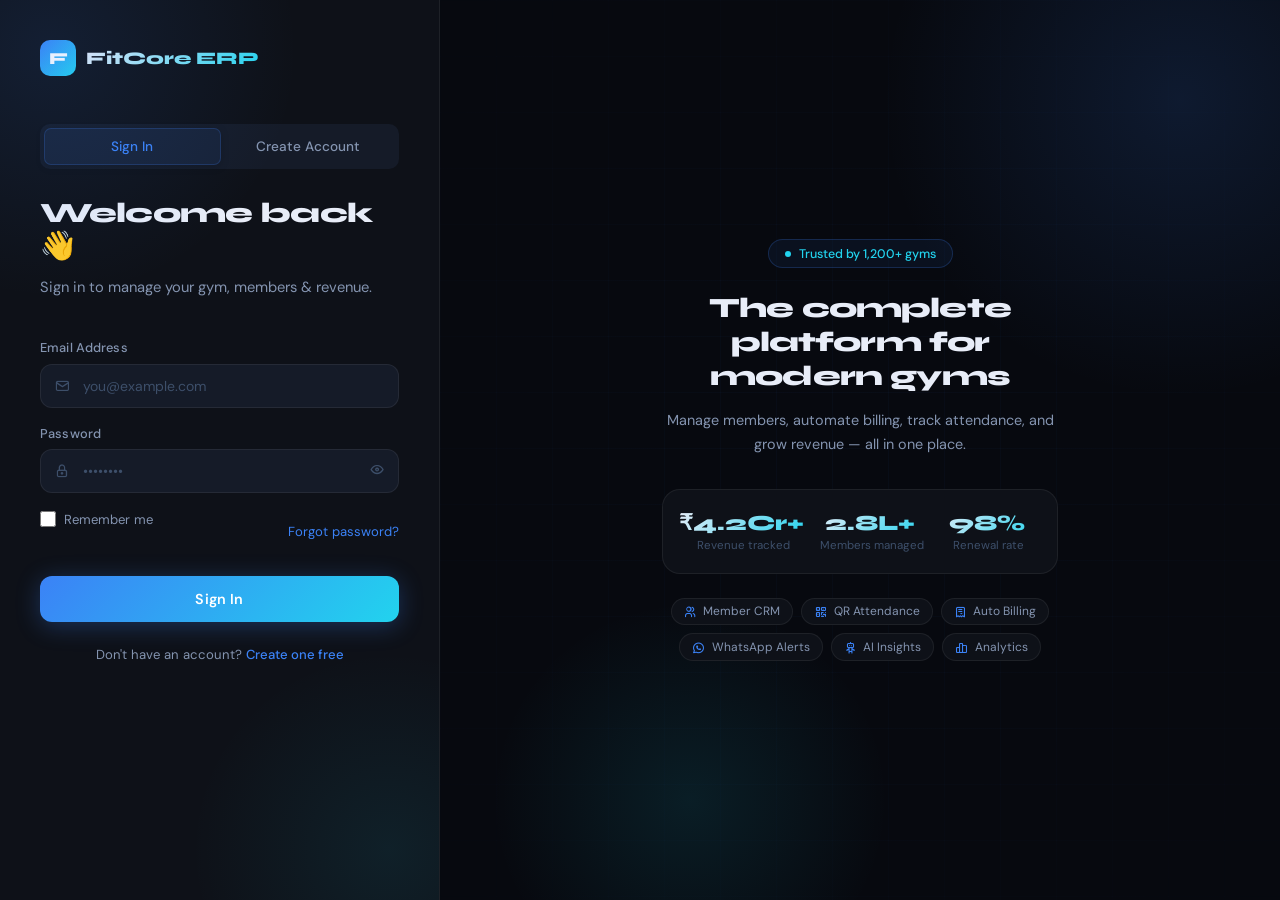
<file: auth/login.html>
<!DOCTYPE html>
<html lang="en">
<head>
<meta charset="UTF-8"/>
<meta name="viewport" content="width=device-width, initial-scale=1.0"/>
<title>Login — FitCore ERP</title>
<link href="https://fonts.googleapis.com/css2?family=Syne:wght@400;600;700;800&family=DM+Sans:ital,opsz,wght@0,9..40,300;0,9..40,400;0,9..40,500;1,9..40,300&display=swap" rel="stylesheet"/>
<link rel="stylesheet" href="assets/tabler-icons/tabler-icons.min.css"/>
<style>
*,*::before,*::after{box-sizing:border-box;margin:0;padding:0}
:root{
  --bg:#07090f;--bg2:#0e1118;--bg3:#151b28;--bg4:#1c2333;
  --blue:#3b82f6;--cyan:#22d3ee;--violet:#a78bfa;--green:#34d399;--red:#f87171;
  --text:#e8edf8;--text2:#8494b0;--text3:#3d4f6a;
  --border:rgba(255,255,255,0.065);--border2:rgba(59,130,246,0.22);
  --card:rgba(255,255,255,0.025);--card2:rgba(59,130,246,0.07);
  --r:12px;--r2:18px;
}
html{scroll-behavior:smooth;overflow-x:hidden}
body{
  font-family:'DM Sans',sans-serif;
  background:var(--bg);
  color:var(--text);
  min-height:100vh;
  display:flex;
  overflow:hidden;
}

/* ── LEFT PANEL ─────────────────────────────── */
.left-panel{
  width:440px;
  flex-shrink:0;
  background:var(--bg2);
  border-right:1px solid var(--border);
  display:flex;
  flex-direction:column;
  padding:2.5rem;
  position:relative;
  overflow-y:auto;
  overflow-x:hidden;
  height:100vh;
  scrollbar-width:none;
  -ms-overflow-style:none;
}
/* Hide Scrollbar */
.left-panel::-webkit-scrollbar{display:none}
.left-panel::before{
  content:'';
  position:absolute;
  top:-200px;left:-200px;
  width:500px;height:500px;
  border-radius:50%;
  background:radial-gradient(circle,rgba(59,130,246,0.12) 0%,transparent 70%);
  pointer-events:none;
}
.left-panel::after{
  content:'';
  position:absolute;
  bottom:-150px;right:-150px;
  width:400px;height:400px;
  border-radius:50%;
  background:radial-gradient(circle,rgba(34,211,238,0.08) 0%,transparent 70%);
  pointer-events:none;
}

.logo{display:flex;align-items:center;gap:0.65rem;margin-bottom:3rem}
.logo-icon{
  width:36px;height:36px;border-radius:10px;
  background:linear-gradient(135deg,var(--blue),var(--cyan));
  display:flex;align-items:center;justify-content:center;
  font-family:'Syne',sans-serif;font-size:1.05rem;font-weight:800;color:#fff;
}
.logo-text{
  font-family:'Syne',sans-serif;font-weight:800;font-size:1.1rem;
  background:linear-gradient(135deg,var(--text),var(--cyan));
  -webkit-background-clip:text;-webkit-text-fill-color:transparent;
}

.panel-title{
  font-family:'Syne',sans-serif;font-size:1.75rem;font-weight:800;
  letter-spacing:-0.03em;line-height:1.2;margin-bottom:0.75rem;
}
.panel-sub{font-size:0.92rem;color:var(--text2);line-height:1.6;margin-bottom:2.5rem}

/* Form */
.form-group{margin-bottom:1.1rem}
.form-label{
  display:block;font-size:0.8rem;font-weight:500;
  color:var(--text2);margin-bottom:0.45rem;letter-spacing:0.01em;
}
.form-control{
  width:100%;background:var(--bg3);
  border:1px solid var(--border);border-radius:var(--r);
  padding:0.75rem 1rem;
  font-size:0.875rem;color:var(--text);
  font-family:'DM Sans',sans-serif;
  outline:none;transition:border 0.2s,box-shadow 0.2s;
}
.form-control::placeholder{color:var(--text3)}
.form-control:focus{border-color:var(--border2);box-shadow:0 0 0 3px rgba(59,130,246,0.1)}
.form-control.error{border-color:rgba(248,113,113,0.5)}

.input-wrap{position:relative}
.input-icon{
  position:absolute;left:0.9rem;top:50%;transform:translateY(-50%);
  color:var(--text3);font-size:16px;pointer-events:none;
  transition:color 0.2s;
}
.input-wrap:focus-within .input-icon{color:var(--blue)}
.input-wrap .form-control{padding-left:2.6rem}
.toggle-pw{
  position:absolute;right:0.9rem;top:50%;transform:translateY(-50%);
  cursor:pointer;color:var(--text3);font-size:16px;
  background:none;border:none;padding:0;transition:color 0.2s;
}
.toggle-pw:hover{color:var(--text)}

.form-row{display:grid;grid-template-columns:1fr 1fr;gap:0.75rem}
.form-check{display:flex;align-items:center;gap:0.5rem;margin-bottom:1.5rem}
.form-check input[type=checkbox]{
  width:16px;height:16px;border-radius:4px;
  accent-color:var(--blue);cursor:pointer;
}
.form-check label{font-size:0.82rem;color:var(--text2);cursor:pointer}

.forgot-link{
  font-size:0.82rem;color:var(--blue);text-decoration:none;
  transition:opacity 0.2s;margin-left:auto;
}
.forgot-link:hover{opacity:0.7}
.check-row{display:flex;align-items:center;justify-content:space-between;margin-bottom:1.5rem}

.btn-submit{
  width:100%;padding:0.875rem;border:none;border-radius:var(--r);
  background:linear-gradient(135deg,var(--blue),var(--cyan));
  color:#fff;font-family:'DM Sans',sans-serif;
  font-size:0.9rem;font-weight:600;cursor:pointer;
  transition:all 0.25s;box-shadow:0 4px 24px rgba(59,130,246,0.3);
  display:flex;align-items:center;justify-content:center;gap:0.5rem;
  letter-spacing:0.01em;
}
.btn-submit:hover{transform:translateY(-1px);box-shadow:0 8px 32px rgba(59,130,246,0.4)}
.btn-submit:active{transform:translateY(0)}
.btn-submit:disabled{opacity:0.6;cursor:not-allowed;transform:none}

.divider{
  display:flex;align-items:center;gap:0.75rem;
  margin:1.25rem 0;font-size:0.78rem;color:var(--text3);
}
.divider::before,.divider::after{content:'';flex:1;height:1px;background:var(--border)}

.error-msg{
  background:rgba(248,113,113,0.08);border:1px solid rgba(248,113,113,0.2);
  border-radius:var(--r);padding:0.7rem 1rem;
  font-size:0.82rem;color:var(--red);margin-bottom:1rem;
  display:none;align-items:center;gap:0.5rem;
}
.error-msg.show{display:flex}
.success-msg{
  background:rgba(52,211,153,0.08);border:1px solid rgba(52,211,153,0.2);
  border-radius:var(--r);padding:0.7rem 1rem;
  font-size:0.82rem;color:var(--green);margin-bottom:1rem;
  display:none;align-items:center;gap:0.5rem;
}
.success-msg.show{display:flex}

.switch-link{
  text-align:center;margin-top:1.5rem;
  font-size:0.82rem;color:var(--text2);
}
.switch-link a{color:var(--blue);text-decoration:none;font-weight:500}
.switch-link a:hover{text-decoration:underline}

/* Spinner */
.spinner{
  width:18px;height:18px;border-radius:50%;
  border:2.5px solid rgba(255,255,255,0.3);
  border-top-color:#fff;
  animation:spin 0.7s linear infinite;
}
@keyframes spin{to{transform:rotate(360deg)}}

/* ── RIGHT PANEL ─────────────────────────────── */
.right-panel{
  flex:1;
  display:flex;
  align-items:center;
  justify-content:center;
  position:relative;
  overflow:hidden;
  background:var(--bg);
}
.right-bg{position:absolute;inset:0;pointer-events:none}
.orb1{
  position:absolute;width:600px;height:600px;border-radius:50%;
  background:radial-gradient(circle,rgba(59,130,246,0.14) 0%,transparent 70%);
  top:-200px;right:-200px;animation:pulse 7s ease-in-out infinite;
}
.orb2{
  position:absolute;width:400px;height:400px;border-radius:50%;
  background:radial-gradient(circle,rgba(34,211,238,0.1) 0%,transparent 70%);
  bottom:-100px;left:50px;animation:pulse 9s ease-in-out infinite 2s;
}
.grid-bg{
  position:absolute;inset:0;
  background-image:linear-gradient(rgba(59,130,246,0.04) 1px,transparent 1px),
                   linear-gradient(90deg,rgba(59,130,246,0.04) 1px,transparent 1px);
  background-size:56px 56px;
  mask-image:radial-gradient(ellipse 80% 80% at 50% 50%,black 0%,transparent 100%);
}
@keyframes pulse{0%,100%{transform:scale(1);opacity:0.8}50%{transform:scale(1.06);opacity:1}}

.promo{
  position:relative;z-index:1;
  max-width:460px;padding:2rem;text-align:center;
}
.promo-badge{
  display:inline-flex;align-items:center;gap:0.5rem;
  padding:0.35rem 1rem;border-radius:100px;
  border:1px solid var(--border2);background:var(--card2);
  font-size:0.78rem;font-weight:500;color:var(--cyan);margin-bottom:1.5rem;
}
.promo-dot{width:6px;height:6px;border-radius:50%;background:var(--cyan);animation:blink 2s infinite}
@keyframes blink{0%,100%{opacity:1}50%{opacity:0.3}}
.promo h2{
  font-family:'Syne',sans-serif;font-size:1.75rem;font-weight:800;
  letter-spacing:-0.03em;line-height:1.2;margin-bottom:1rem;
}
.promo p{font-size:0.9rem;color:var(--text2);line-height:1.65;margin-bottom:2rem}

/* Stats strip */
.stat-strip{
  display:grid;grid-template-columns:repeat(3,1fr);gap:0.75rem;
  background:var(--bg2);border:1px solid var(--border);
  border-radius:var(--r2);padding:1.25rem 1rem;
}
.strip-stat{}
.strip-val{
  font-family:'Syne',sans-serif;font-size:1.35rem;font-weight:800;
  background:linear-gradient(135deg,var(--text),var(--cyan));
  -webkit-background-clip:text;-webkit-text-fill-color:transparent;
  padding-right:0.15em;
}
.strip-label{font-size:0.72rem;color:var(--text3);margin-top:2px}

/* Feature pills */
.features{display:flex;flex-wrap:wrap;gap:0.5rem;justify-content:center;margin-top:1.5rem}
.feat-pill{
  display:flex;align-items:center;gap:0.4rem;
  background:var(--bg2);border:1px solid var(--border);
  border-radius:100px;padding:0.3rem 0.75rem;
  font-size:0.75rem;color:var(--text2);
}
.feat-pill i{font-size:13px;color:var(--blue)}

/* Tabs (Login / Register toggle) */
.auth-tabs{display:flex;background:var(--bg3);border-radius:10px;padding:4px;margin-bottom:1.75rem}
.tab-btn{
  flex:1;padding:0.55rem;border:none;border-radius:7px;
  background:transparent;color:var(--text2);
  font-family:'DM Sans',sans-serif;font-size:0.85rem;font-weight:500;cursor:pointer;
  transition:all 0.2s;
}
.tab-btn.active{
  background:var(--card2);color:var(--blue);
  border:1px solid var(--border2);
  box-shadow:0 2px 8px rgba(0,0,0,0.2);
}

/* Field error text */
.field-error{font-size:0.73rem;color:var(--red);margin-top:0.3rem;display:none}
.field-error.show{display:block}

/* Responsive */
@media(max-width:768px){
  body {
    overflow-x: hidden;
    overflow-y: auto;
    height: auto;
  }
  .right-panel{display:none}
  .left-panel{
    width:100%;
    min-height:100vh;
    height:auto;
    overflow:hidden;
    padding:2rem 1.25rem;
  }
  .logo {
    margin-bottom: 2rem;
  }
  .panel-title {
    font-size: 1.5rem;
  }
  .panel-sub {
    margin-bottom: 1.75rem;
  }
}
</style>
</head>
<body>

<!-- ── LEFT: AUTH PANEL ───────────────────────── -->
<div class="left-panel">
  <div class="logo">
    <div class="logo-icon">F</div>
    <span class="logo-text">FitCore ERP</span>
  </div>

  <!-- Tab switcher -->
  <div class="auth-tabs">
    <button class="tab-btn active" id="tabLogin" onclick="showTab('login')">Sign In</button>
    <button class="tab-btn" id="tabRegister" onclick="showTab('register')">Create Account</button>
  </div>

  <!-- ── LOGIN FORM ── -->
  <div id="loginForm">
    <div class="panel-title">Welcome back 👋</div>
    <div class="panel-sub">Sign in to manage your gym, members & revenue.</div>

    <div id="loginError" class="error-msg"><i class="ti ti-alert-circle"></i> <span id="loginErrorMsg"></span></div>

    <div class="form-group">
      <label class="form-label">Email Address</label>
      <div class="input-wrap">
        <i class="ti ti-mail input-icon"></i>
        <input type="email" id="loginEmail" class="form-control" placeholder="you@example.com" autocomplete="email"/>
      </div>
      <div class="field-error" id="emailErr">Please enter a valid email.</div>
    </div>

    <div class="form-group">
      <label class="form-label">Password</label>
      <div class="input-wrap">
        <i class="ti ti-lock input-icon"></i>
        <input type="password" id="loginPw" class="form-control" placeholder="••••••••" autocomplete="current-password"/>
        <button class="toggle-pw" onclick="togglePassword('loginPw',this)" type="button">
          <i class="ti ti-eye"></i>
        </button>
      </div>
      <div class="field-error" id="pwErr">Password is required.</div>
    </div>

    <div class="check-row">
      <div class="form-check">
        <input type="checkbox" id="rememberMe"/>
        <label for="rememberMe">Remember me</label>
      </div>
      <a href="reset-password.html" class="forgot-link">Forgot password?</a>
    </div>

    <button class="btn-submit" id="loginBtn" onclick="handleLogin()">
      Sign In
    </button>

    <div class="switch-link">Don't have an account? <a href="#" onclick="showTab('register')">Create one free</a></div>
  </div>

  <!-- ── REGISTER FORM ── -->
  <div id="registerForm" style="display:none">
    <div class="panel-title">Start your free trial</div>
    <div class="panel-sub">Set up your gym in 2 minutes. No credit card needed.</div>

    <div id="regError" class="error-msg"><i class="ti ti-alert-circle"></i> <span id="regErrorMsg"></span></div>
    <div id="regSuccess" class="success-msg"><i class="ti ti-circle-check"></i> <span id="regSuccessMsg"></span></div>

    <div class="form-row">
      <div class="form-group">
        <label class="form-label">First Name</label>
        <input type="text" id="regFirst" class="form-control" placeholder="Raj" autocomplete="given-name"/>
      </div>
      <div class="form-group">
        <label class="form-label">Last Name</label>
        <input type="text" id="regLast" class="form-control" placeholder="Kumar" autocomplete="family-name"/>
      </div>
    </div>

    <div class="form-group">
      <label class="form-label">Gym Name</label>
      <div class="input-wrap">
        <i class="ti ti-building input-icon"></i>
        <input type="text" id="regGym" class="form-control" placeholder="IronZone Fitness" autocomplete="organization"/>
      </div>
    </div>

    <div class="form-group">
      <label class="form-label">Email Address</label>
      <div class="input-wrap">
        <i class="ti ti-mail input-icon"></i>
        <input type="email" id="regEmail" class="form-control" placeholder="owner@yourgym.com" autocomplete="email"/>
      </div>
    </div>

    <div class="form-group">
      <label class="form-label">Phone</label>
      <div class="input-wrap">
        <i class="ti ti-phone input-icon"></i>
        <input type="tel" id="regPhone" class="form-control" placeholder="+91 98765 43210" autocomplete="tel"/>
      </div>
    </div>

    <div class="form-group">
      <label class="form-label">Password</label>
      <div class="input-wrap">
        <i class="ti ti-lock input-icon"></i>
        <input type="password" id="regPw" class="form-control" placeholder="Min 8 chars with a number" autocomplete="new-password"/>
        <button class="toggle-pw" onclick="togglePassword('regPw',this)" type="button">
          <i class="ti ti-eye"></i>
        </button>
      </div>
    </div>

    <div class="form-check" style="margin-bottom:1.25rem">
      <input type="checkbox" id="agreeTerms"/>
      <label for="agreeTerms" style="font-size:0.82rem;color:var(--text2)">
        I agree to the <a href="#" style="color:var(--blue)">Terms of Service</a> and <a href="#" style="color:var(--blue)">Privacy Policy</a>
      </label>
    </div>

    <button class="btn-submit" id="regBtn" onclick="handleRegister()">
      Create Free Account
    </button>

    <div class="switch-link">Already have an account? <a href="#" onclick="showTab('login')">Sign in</a></div>
  </div>

  <!-- ── FORGOT PASSWORD FORM ── -->
  <div id="forgotForm" style="display:none">
    <div class="panel-title">Reset Password</div>
    <div class="panel-sub">Enter your email and we'll send you a reset link.</div>

    <div id="forgotError" class="error-msg"><i class="ti ti-alert-circle"></i> <span id="forgotErrorMsg"></span></div>
    <div id="forgotSuccess" class="success-msg"><i class="ti ti-circle-check"></i> <span id="forgotSuccessMsg"></span></div>

    <div class="form-group">
      <label class="form-label">Email Address</label>
      <div class="input-wrap">
        <i class="ti ti-mail input-icon"></i>
        <input type="email" id="forgotEmail" class="form-control" placeholder="you@example.com"/>
      </div>
    </div>

    <button class="btn-submit" id="forgotBtn" onclick="handleForgot()">
      Send Reset Link
    </button>

    <div class="switch-link"><a href="#" onclick="showTab('login')">← Back to Sign In</a></div>
  </div>
</div>

<!-- ── RIGHT: PROMO PANEL ─────────────────────── -->
<div class="right-panel">
  <div class="right-bg">
    <div class="orb1"></div>
    <div class="orb2"></div>
    <div class="grid-bg"></div>
  </div>
  <div class="promo">
    <div class="promo-badge"><div class="promo-dot"></div> Trusted by 1,200+ gyms</div>
    <h2>The complete platform for modern gyms</h2>
    <p>Manage members, automate billing, track attendance, and grow revenue — all in one place.</p>
    <div class="stat-strip">
      <div class="strip-stat">
        <div class="strip-val">₹4.2Cr+</div>
        <div class="strip-label">Revenue tracked</div>
      </div>
      <div class="strip-stat">
        <div class="strip-val">2.8L+</div>
        <div class="strip-label">Members managed</div>
      </div>
      <div class="strip-stat">
        <div class="strip-val">98%</div>
        <div class="strip-label">Renewal rate</div>
      </div>
    </div>
    <div class="features">
      <div class="feat-pill"><i class="ti ti-users"></i> Member CRM</div>
      <div class="feat-pill"><i class="ti ti-qrcode"></i> QR Attendance</div>
      <div class="feat-pill"><i class="ti ti-receipt"></i> Auto Billing</div>
      <div class="feat-pill"><i class="ti ti-brand-whatsapp"></i> WhatsApp Alerts</div>
      <div class="feat-pill"><i class="ti ti-robot"></i> AI Insights</div>
      <div class="feat-pill"><i class="ti ti-chart-bar"></i> Analytics</div>
    </div>
  </div>
</div>

<script>
const API = 'http://localhost:5000/api/v1';

/* ── TAB MANAGEMENT ───────────────────────── */
function showTab(tab) {
  document.getElementById('loginForm').style.display   = tab === 'login'   ? 'block' : 'none';
  document.getElementById('registerForm').style.display = tab === 'register' ? 'block' : 'none';
  document.getElementById('forgotForm').style.display  = tab === 'forgot'  ? 'block' : 'none';
  document.getElementById('tabLogin').classList.toggle('active', tab === 'login');
  document.getElementById('tabRegister').classList.toggle('active', tab === 'register');
}

/* ── TOGGLE PASSWORD ───────────────────────── */
function togglePassword(inputId, btn) {
  const input = document.getElementById(inputId);
  const isHidden = input.type === 'password';
  input.type = isHidden ? 'text' : 'password';
  btn.innerHTML = isHidden ? '<i class="ti ti-eye-off"></i>' : '<i class="ti ti-eye"></i>';
}

/* ── HELPERS ────────────────────────────────── */
function setLoading(btn, loading, originalText) {
  if (loading) {
    btn.disabled = true;
    btn.innerHTML = '<div class="spinner"></div>';
  } else {
    btn.disabled = false;
    btn.innerHTML = originalText;
  }
}
function showError(id, msgId, message) {
  document.getElementById(id).classList.add('show');
  document.getElementById(msgId).textContent = message;
}
function hideError(id) { document.getElementById(id).classList.remove('show'); }
function showSuccess(id, msgId, message) {
  document.getElementById(id).classList.add('show');
  document.getElementById(msgId).textContent = message;
}
function saveTokens(data) {
  localStorage.setItem('fitcore_access_token', data.access_token);
  localStorage.setItem('fitcore_refresh_token', data.refresh_token);
  localStorage.setItem('fitcore_user', JSON.stringify(data.user));
}

/* ── LOGIN ──────────────────────────────────── */
async function handleLogin() {
  hideError('loginError');
  const email = document.getElementById('loginEmail').value.trim();
  const password = document.getElementById('loginPw').value;
  if (!email || !password) {
    return showError('loginError', 'loginErrorMsg', 'Please fill in all fields.');
  }
  const btn = document.getElementById('loginBtn');
  setLoading(btn, true);
  try {
    const res = await fetch(`${API}/auth/login`, {
      method: 'POST',
      headers: { 'Content-Type': 'application/json' },
      body: JSON.stringify({ email, password }),
    });
    const data = await res.json();
    if (!res.ok || !data.success) throw new Error(data.error || 'Login failed.');
    saveTokens(data);
    window.location.href = '../fitcore_crm_dashboard.html';
  } catch (e) {
    showError('loginError', 'loginErrorMsg', e.message);
    setLoading(btn, false, 'Sign In');
  }
}

/* ── REGISTER ───────────────────────────────── */
async function handleRegister() {
  hideError('regError');
  hideError('regSuccess');
  const payload = {
    first_name: document.getElementById('regFirst').value.trim(),
    last_name:  document.getElementById('regLast').value.trim(),
    gym_name:   document.getElementById('regGym').value.trim(),
    email:      document.getElementById('regEmail').value.trim(),
    phone:      document.getElementById('regPhone').value.trim(),
    password:   document.getElementById('regPw').value,
  };
  if (!payload.first_name || !payload.gym_name || !payload.email || !payload.password) {
    return showError('regError', 'regErrorMsg', 'Please fill in all required fields.');
  }
  if (!document.getElementById('agreeTerms').checked) {
    return showError('regError', 'regErrorMsg', 'Please agree to the Terms of Service.');
  }
  const btn = document.getElementById('regBtn');
  setLoading(btn, true);
  try {
    const res = await fetch(`${API}/auth/register`, {
      method: 'POST',
      headers: { 'Content-Type': 'application/json' },
      body: JSON.stringify(payload),
    });
    const data = await res.json();
    if (!res.ok || !data.success) throw new Error(data.error || 'Registration failed.');
    saveTokens(data);
    showSuccess('regSuccess', 'regSuccessMsg', 'Account created! Redirecting to dashboard…');
    setTimeout(() => { window.location.href = '../fitcore_crm_dashboard.html'; }, 1500);
  } catch (e) {
    showError('regError', 'regErrorMsg', e.message);
    setLoading(btn, false, 'Create Free Account');
  }
}

/* ── FORGOT PASSWORD ─────────────────────────── */
async function handleForgot() {
  hideError('forgotError');
  const email = document.getElementById('forgotEmail').value.trim();
  if (!email) return showError('forgotError', 'forgotErrorMsg', 'Please enter your email.');
  const btn = document.getElementById('forgotBtn');
  setLoading(btn, true);
  try {
    const res = await fetch(`${API}/auth/forgot-password`, {
      method: 'POST',
      headers: { 'Content-Type': 'application/json' },
      body: JSON.stringify({ email }),
    });
    const data = await res.json();
    showSuccess('forgotSuccess', 'forgotSuccessMsg', data.message || 'Reset link sent!');
  } catch (e) {
    showError('forgotError', 'forgotErrorMsg', 'Something went wrong. Please try again.');
  } finally {
    setLoading(btn, false, 'Send Reset Link');
  }
}

/* ── KEYBOARD ENTER ─────────────────────────── */
document.addEventListener('keydown', e => {
  if (e.key !== 'Enter') return;
  const loginVisible = document.getElementById('loginForm').style.display !== 'none';
  const regVisible   = document.getElementById('registerForm').style.display !== 'none';
  const forgotVisible= document.getElementById('forgotForm').style.display !== 'none';
  if (loginVisible)  handleLogin();
  if (regVisible)    handleRegister();
  if (forgotVisible) handleForgot();
});

/* ── AUTO-REDIRECT IF ALREADY LOGGED IN ─────── */
if (localStorage.getItem('fitcore_access_token')) {
  window.location.href = '../fitcore_crm_dashboard.html';
}

/* ── SUPPRESS BROWSER EXTENSION NOISE ───────── */
window.addEventListener('unhandledrejection', event => {
  if (event.reason && (event.reason.message && event.reason.message.includes('message channel closed') || event.reason.toString().includes('message channel closed'))) {
    event.preventDefault();
  }
});
</script>
</body>
</html>
</file>
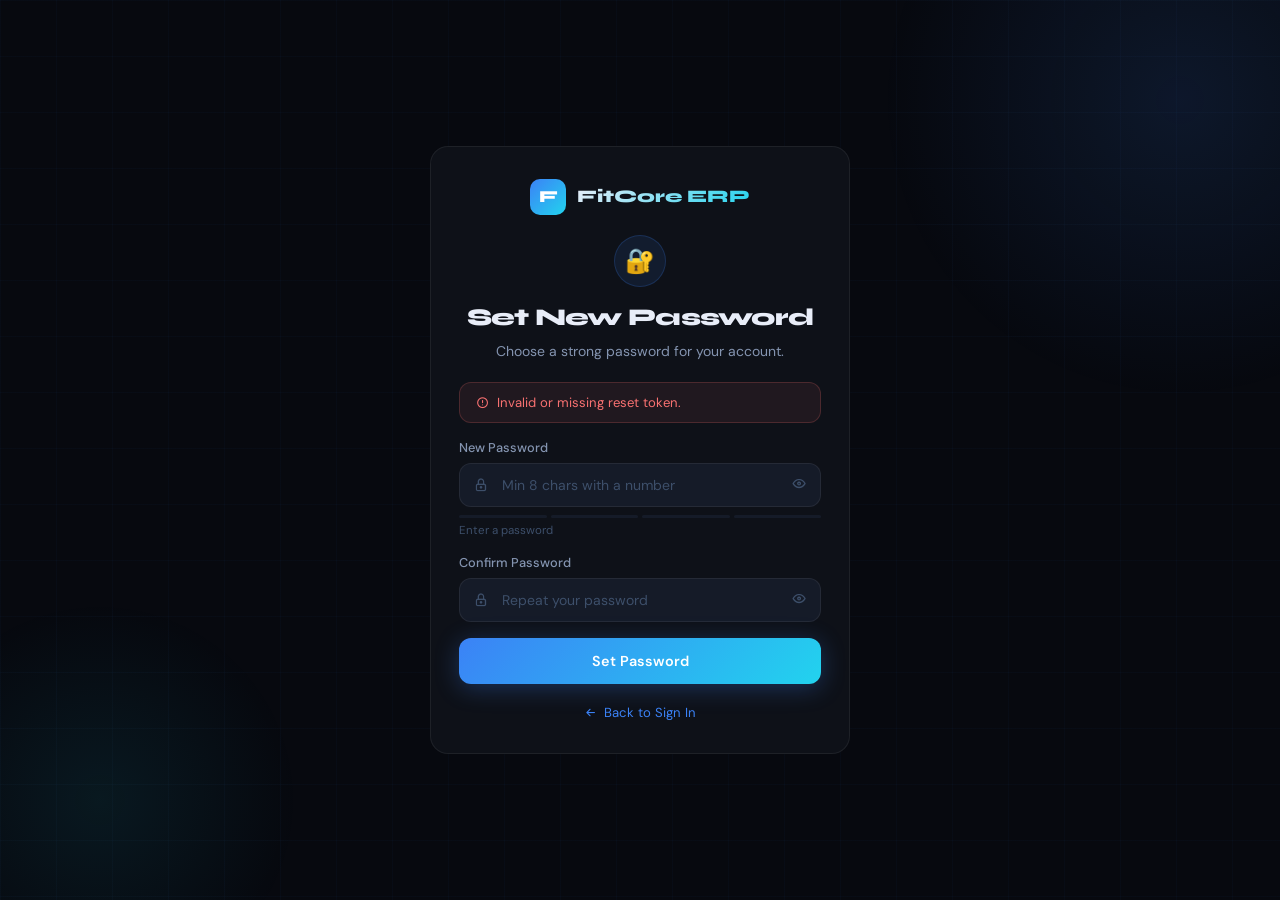
<file: auth/reset-password.html>
<!DOCTYPE html>
<html lang="en">
<head>
<meta charset="UTF-8"/>
<meta name="viewport" content="width=device-width, initial-scale=1.0"/>
<title>Reset Password — FitCore ERP</title>
<link href="https://fonts.googleapis.com/css2?family=Syne:wght@400;600;700;800&family=DM+Sans:ital,opsz,wght@0,9..40,300;0,9..40,400;0,9..40,500&display=swap" rel="stylesheet"/>
<link rel="stylesheet" href="assets/tabler-icons/tabler-icons.min.css"/>
<style>
*,*::before,*::after{box-sizing:border-box;margin:0;padding:0}
:root{
  --bg:#07090f;--bg2:#0e1118;--bg3:#151b28;
  --blue:#3b82f6;--cyan:#22d3ee;--green:#34d399;--red:#f87171;
  --text:#e8edf8;--text2:#8494b0;--text3:#3d4f6a;
  --border:rgba(255,255,255,0.065);--border2:rgba(59,130,246,0.22);
  --card2:rgba(59,130,246,0.07);--r:12px;--r2:18px;
}
html{
  overflow-x:hidden;
  width:100%;
}
body{
  font-family:'DM Sans',sans-serif;background:var(--bg);color:var(--text);
  min-height:100vh;display:flex;align-items:center;justify-content:center;
  padding:2rem 1.25rem;position:relative;overflow-x:hidden;overflow-y:auto;
  width:100%;
}
.bg-wrapper{
  position:fixed;
  inset:0;
  overflow:hidden;
  pointer-events:none;
  z-index:0;
}
.orb1{position:absolute;width:600px;height:600px;border-radius:50%;background:radial-gradient(circle,rgba(59,130,246,0.12) 0%,transparent 70%);top:-200px;right:-200px;pointer-events:none}
.orb2{position:absolute;width:400px;height:400px;border-radius:50%;background:radial-gradient(circle,rgba(34,211,238,0.08) 0%,transparent 70%);bottom:-100px;left:-100px;pointer-events:none}
.grid-bg{position:absolute;inset:0;background-image:linear-gradient(rgba(59,130,246,0.03) 1px,transparent 1px),linear-gradient(90deg,rgba(59,130,246,0.03) 1px,transparent 1px);background-size:56px 56px;pointer-events:none}

/* ── ANIMATIONS ──────────────────────────────── */
@keyframes fade-slide-up {
  from {
    opacity: 0;
    transform: translateY(30px) scale(0.98);
    filter: blur(8px);
  }
  to {
    opacity: 1;
    transform: translateY(0) scale(1);
    filter: blur(0);
  }
}
@keyframes fade-in {
  to {
    opacity: 1;
    transform: translateY(0);
  }
}

.card {
  position:relative;z-index:1;
  width:100%;max-width:420px;
  background:var(--bg2);border:1px solid var(--border);border-radius:var(--r2);
  padding:2rem 1.75rem;
  overflow:hidden;
  animation: fade-slide-up 0.8s cubic-bezier(0.16, 1, 0.3, 1) forwards;
  transition: border-color 0.3s, box-shadow 0.3s;
}
.card:hover {
  border-color: rgba(59, 130, 246, 0.3);
  box-shadow: 0 12px 40px rgba(0, 0, 0, 0.4), 0 0 0 1px rgba(59, 130, 246, 0.1);
}
.card::before {
  content: '';
  position: absolute;
  inset: 0;
  border-radius: var(--r2);
  background: radial-gradient(
    250px circle at var(--mouse-x, 0px) var(--mouse-y, 0px),
    rgba(59, 130, 246, 0.15),
    transparent 80%
  );
  z-index: 0;
  opacity: 0;
  transition: opacity 0.3s;
  pointer-events: none;
}
.card:hover::before {
  opacity: 1;
}
.card > * {
  position: relative;
  z-index: 1;
}

/* Staggered Content Animation */
.logo, .icon-circle, .title, .sub, .form-group, .btn-submit, .back-link, #successView > * {
  opacity: 0;
  transform: translateY(15px);
  animation: fade-in 0.6s cubic-bezier(0.16, 1, 0.3, 1) forwards;
}
.logo { animation-delay: 0.1s; }
.icon-circle { animation-delay: 0.2s; }
.title { animation-delay: 0.28s; }
.sub { animation-delay: 0.34s; }
.form-group:nth-of-type(1) { animation-delay: 0.4s; }
.form-group:nth-of-type(2) { animation-delay: 0.46s; }
.btn-submit { animation-delay: 0.52s; }
.back-link { animation-delay: 0.58s; }

.logo{display:flex;align-items:center;gap:0.65rem;margin-bottom:1.25rem;justify-content:center}
.logo-icon{width:36px;height:36px;border-radius:10px;background:linear-gradient(135deg,var(--blue),var(--cyan));display:flex;align-items:center;justify-content:center;font-family:'Syne',sans-serif;font-size:1.05rem;font-weight:800;color:#fff}
.logo-text{font-family:'Syne',sans-serif;font-weight:800;font-size:1.1rem;background:linear-gradient(135deg,var(--text),var(--cyan));-webkit-background-clip:text;-webkit-text-fill-color:transparent}

.icon-circle{
  width:52px;height:52px;border-radius:50%;
  background:rgba(59,130,246,0.1);border:1px solid rgba(59,130,246,0.2);
  display:flex;align-items:center;justify-content:center;
  font-size:1.5rem;margin:0 auto 1rem;
}
.title{font-family:'Syne',sans-serif;font-size:1.5rem;font-weight:800;letter-spacing:-0.03em;text-align:center;margin-bottom:0.5rem}
.sub{font-size:0.875rem;color:var(--text2);text-align:center;margin-bottom:1.25rem;line-height:1.6}

.form-group{margin-bottom:1rem}
.form-label{display:block;font-size:0.8rem;font-weight:500;color:var(--text2);margin-bottom:0.45rem}
.input-wrap{position:relative}
.input-icon{position:absolute;left:0.9rem;top:50%;transform:translateY(-50%);color:var(--text3);font-size:16px;pointer-events:none;transition:color 0.2s}
.input-wrap:focus-within .input-icon{color:var(--blue)}
.form-control{width:100%;background:var(--bg3);border:1px solid var(--border);border-radius:var(--r);padding:0.75rem 2.6rem;font-size:0.875rem;color:var(--text);font-family:'DM Sans',sans-serif;outline:none;transition:border 0.2s}
.form-control::placeholder{color:var(--text3)}
.form-control:focus{border-color:var(--border2);box-shadow:0 0 0 3px rgba(59,130,246,0.1)}
.toggle-pw{position:absolute;right:0.9rem;top:50%;transform:translateY(-50%);cursor:pointer;color:var(--text3);font-size:16px;background:none;border:none;padding:0;transition:color 0.2s}
.toggle-pw:hover{color:var(--text)}

/* Password strength */
.pw-strength{margin-top:0.5rem}
.strength-bar{display:flex;gap:4px;margin-bottom:0.3rem}
.sb{height:3px;border-radius:2px;flex:1;background:var(--bg3);transition:background 0.3s}
.strength-label{font-size:0.72rem;color:var(--text3)}

.btn-submit{width:100%;padding:0.875rem;border:none;border-radius:var(--r);background:linear-gradient(135deg,var(--blue),var(--cyan));color:#fff;font-family:'DM Sans',sans-serif;font-size:0.9rem;font-weight:600;cursor:pointer;transition:all 0.25s;box-shadow:0 4px 24px rgba(59,130,246,0.3);display:flex;align-items:center;justify-content:center;gap:0.5rem}
.btn-submit:hover{transform:translateY(-1px);box-shadow:0 8px 32px rgba(59,130,246,0.4)}
.btn-submit:disabled{opacity:0.6;cursor:not-allowed;transform:none}
.spinner{width:18px;height:18px;border-radius:50%;border:2.5px solid rgba(255,255,255,0.3);border-top-color:#fff;animation:spin 0.7s linear infinite}
@keyframes spin{to{transform:rotate(360deg)}}

.error-msg{background:rgba(248,113,113,0.08);border:1px solid rgba(248,113,113,0.2);border-radius:var(--r);padding:0.7rem 1rem;font-size:0.82rem;color:var(--red);margin-bottom:1rem;display:none;align-items:center;gap:0.5rem}
.error-msg.show{display:flex}
.success-msg{background:rgba(52,211,153,0.08);border:1px solid rgba(52,211,153,0.2);border-radius:var(--r);padding:0.7rem 1rem;font-size:0.82rem;color:var(--green);margin-bottom:1rem;display:none;align-items:center;gap:0.5rem}
.success-msg.show{display:flex}

.back-link{display:flex;align-items:center;justify-content:center;gap:0.4rem;margin-top:1.25rem;font-size:0.82rem;color:var(--blue);text-decoration:none;transition:opacity 0.2s}
.back-link:hover{opacity:0.7}
</style>
</head>
<body>
<div class="bg-wrapper">
  <div class="orb1"></div>
  <div class="orb2"></div>
  <div class="grid-bg"></div>
</div>

<div class="card">
  <div class="logo">
    <div class="logo-icon">F</div>
    <span class="logo-text">FitCore ERP</span>
  </div>

  <div id="resetView">
    <div class="icon-circle">🔐</div>
    <div class="title">Set New Password</div>
    <div class="sub">Choose a strong password for your account.</div>

    <div id="resetError" class="error-msg"><i class="ti ti-alert-circle"></i> <span id="resetErrorMsg"></span></div>

    <div class="form-group">
      <label class="form-label">New Password</label>
      <div class="input-wrap">
        <i class="ti ti-lock input-icon"></i>
        <input type="password" id="newPw" class="form-control" placeholder="Min 8 chars with a number" oninput="checkStrength()" autocomplete="new-password"/>
        <button class="toggle-pw" onclick="togglePw('newPw',this)" type="button"><i class="ti ti-eye"></i></button>
      </div>
      <div class="pw-strength">
        <div class="strength-bar">
          <div class="sb" id="s1"></div>
          <div class="sb" id="s2"></div>
          <div class="sb" id="s3"></div>
          <div class="sb" id="s4"></div>
        </div>
        <div class="strength-label" id="strengthLabel">Enter a password</div>
      </div>
    </div>

    <div class="form-group">
      <label class="form-label">Confirm Password</label>
      <div class="input-wrap">
        <i class="ti ti-lock input-icon"></i>
        <input type="password" id="confirmPw" class="form-control" placeholder="Repeat your password" autocomplete="new-password"/>
        <button class="toggle-pw" onclick="togglePw('confirmPw',this)" type="button"><i class="ti ti-eye"></i></button>
      </div>
    </div>

    <button class="btn-submit" id="resetBtn" onclick="handleReset()">Set Password</button>
  </div>

  <div id="successView" style="display:none;text-align:center">
    <div class="icon-circle" style="background:rgba(52,211,153,0.1);border-color:rgba(52,211,153,0.2)">✅</div>
    <div class="title">Password Updated!</div>
    <div class="sub" style="margin-bottom:2rem">Your password has been reset. You can now sign in.</div>
    <a href="login.html" class="btn-submit" style="text-decoration:none">Go to Sign In</a>
  </div>

  <a href="login.html" class="back-link"><i class="ti ti-arrow-left"></i> Back to Sign In</a>
</div>

<script>
const API = 'http://localhost:5000/api/v1';

// Get token from URL ?token=xxx
const token = new URLSearchParams(window.location.search).get('token');
if (!token) {
  document.getElementById('resetErrorMsg').textContent = 'Invalid or missing reset token.';
  document.getElementById('resetError').classList.add('show');
  document.getElementById('resetBtn').disabled = true;
}

function togglePw(id, btn) {
  const el = document.getElementById(id);
  const hide = el.type === 'password';
  el.type = hide ? 'text' : 'password';
  btn.innerHTML = hide ? '<i class="ti ti-eye-off"></i>' : '<i class="ti ti-eye"></i>';
}

function checkStrength() {
  const pw = document.getElementById('newPw').value;
  let score = 0;
  if (pw.length >= 8) score++;
  if (/[A-Z]/.test(pw)) score++;
  if (/\d/.test(pw)) score++;
  if (/[^a-zA-Z0-9]/.test(pw)) score++;
  const colors = ['#f87171','#fbbf24','#34d399','#22d3ee'];
  const labels = ['Weak','Fair','Good','Strong'];
  for (let i = 1; i <= 4; i++) {
    document.getElementById(`s${i}`).style.background = i <= score ? colors[score-1] : 'var(--bg3)';
  }
  document.getElementById('strengthLabel').textContent = pw ? labels[score-1] || 'Weak' : 'Enter a password';
  document.getElementById('strengthLabel').style.color = pw ? colors[score-1] : 'var(--text3)';
}

async function handleReset() {
  document.getElementById('resetError').classList.remove('show');
  const newPw = document.getElementById('newPw').value;
  const confirmPw = document.getElementById('confirmPw').value;
  if (!newPw || !confirmPw) return showErr('Please fill in both fields.');
  if (newPw !== confirmPw) return showErr('Passwords do not match.');
  if (newPw.length < 8) return showErr('Password must be at least 8 characters.');

  const btn = document.getElementById('resetBtn');
  btn.disabled = true;
  btn.innerHTML = '<div class="spinner"></div>';
  try {
    const res = await fetch(`${API}/auth/reset-password`, {
      method:'POST',
      headers:{'Content-Type':'application/json'},
      body: JSON.stringify({ token, password: newPw }),
    });
    const data = await res.json();
    if (!res.ok || !data.success) throw new Error(data.error || 'Reset failed.');
    document.getElementById('resetView').style.display = 'none';
    document.getElementById('successView').style.display = 'block';
  } catch(e) {
    showErr(e.message);
    btn.disabled = false;
    btn.innerHTML = 'Set Password';
  }
}

function showErr(msg) {
  document.getElementById('resetError').classList.add('show');
  document.getElementById('resetErrorMsg').textContent = msg;
}

/* ── MOUSE SPOTLIGHT EFFECT ──────────────────── */
document.querySelector('.card').addEventListener('mousemove', e => {
  const card = e.currentTarget;
  const rect = card.getBoundingClientRect();
  const x = e.clientX - rect.left;
  const y = e.clientY - rect.top;
  card.style.setProperty('--mouse-x', `${x}px`);
  card.style.setProperty('--mouse-y', `${y}px`);
});

/* ── SUPPRESS BROWSER EXTENSION NOISE ───────── */
window.addEventListener('unhandledrejection', event => {
  if (event.reason && (event.reason.message && event.reason.message.includes('message channel closed') || event.reason.toString().includes('message channel closed'))) {
    event.preventDefault();
  }
});
</script>
</body>
</html>
</file>
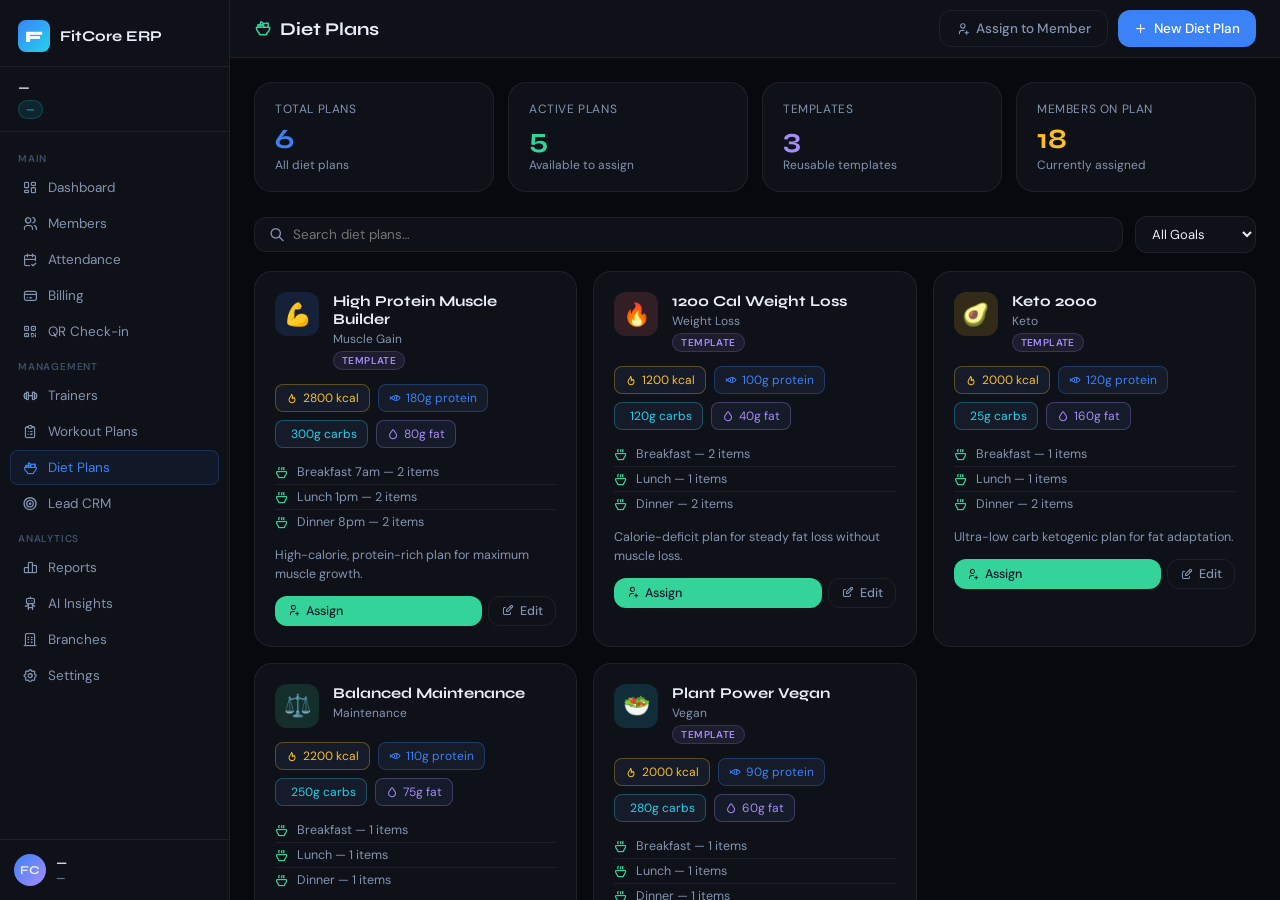
<file: diets/diets.html>
<!DOCTYPE html>
<html lang="en">
<head>
<meta charset="UTF-8"><meta name="viewport" content="width=device-width, initial-scale=1.0">
<title>Diet Plans — FitCore ERP</title>
<link rel="preconnect" href="https://fonts.googleapis.com">
<link href="https://fonts.googleapis.com/css2?family=Syne:wght@400;600;700;800&family=DM+Sans:wght@300;400;500;600&display=swap" rel="stylesheet">
<link rel="stylesheet" href="../auth/assets/tabler-icons/tabler-icons.min.css">
<style>
:root{--bg:#07090f;--bg2:#0e1118;--bg3:#151b28;--bg4:#1c2333;--blue:#3b82f6;--cyan:#22d3ee;--violet:#a78bfa;--green:#34d399;--amber:#fbbf24;--red:#f87171;--text:#e8edf8;--text2:#8494b0;--text3:#3d4f6a;--border:rgba(255,255,255,0.065);--border2:rgba(59,130,246,0.22);--card:rgba(255,255,255,0.025);--card2:rgba(59,130,246,0.07);--r:12px;--r2:18px}
*{margin:0;padding:0;box-sizing:border-box}
body{font-family:'DM Sans',sans-serif;background:var(--bg);color:var(--text);height:100vh;height:100dvh;display:flex;overflow:hidden}
.sidebar{width:230px;height:100vh;height:100dvh;background:var(--bg2);border-right:1px solid var(--border);display:flex;flex-direction:column;flex-shrink:0;overflow-y:auto;scrollbar-width:none;-ms-overflow-style:none}
.sidebar::-webkit-scrollbar{display:none}
.sb-logo{display:flex;align-items:center;gap:10px;padding:20px 18px 14px;border-bottom:1px solid var(--border)}
.sb-logo-icon{width:32px;height:32px;background:linear-gradient(135deg,var(--blue),var(--cyan));border-radius:8px;display:grid;place-items:center;font-family:'Syne',sans-serif;font-weight:800;font-size:16px;color:#fff}
.sb-logo-text{font-family:'Syne',sans-serif;font-weight:700;font-size:15px}
.sb-gym{padding:12px 18px;border-bottom:1px solid var(--border)}
.sb-gym-name{font-weight:600;font-size:13px;white-space:nowrap;overflow:hidden;text-overflow:ellipsis}
.sb-gym-badge{font-size:10px;color:var(--cyan);background:rgba(34,211,238,.1);border:1px solid rgba(34,211,238,.2);padding:2px 7px;border-radius:20px;margin-top:4px;display:inline-block;text-transform:capitalize}
.sb-nav{flex:1;padding:10px 10px}
.sb-section{font-size:10px;color:var(--text3);text-transform:uppercase;letter-spacing:.08em;padding:10px 8px 5px;font-weight:600}
.sb-item{display:flex;align-items:center;gap:9px;padding:8px 10px;border-radius:8px;color:var(--text2);text-decoration:none;font-size:13.5px;transition:.15s;border:1px solid transparent;margin-bottom:1px}
.sb-item:hover{background:var(--card);color:var(--text)}
.sb-item.active{background:var(--card2);color:var(--blue);border:1px solid var(--border2)}
.sb-item i{font-size:16px;width:18px;text-align:center}
.sb-bottom{padding:14px;border-top:1px solid var(--border)}
.sb-user{display:flex;align-items:center;gap:10px}
.sb-avatar{width:32px;height:32px;border-radius:50%;background:linear-gradient(135deg,var(--blue),var(--violet));display:grid;place-items:center;font-family:'Syne',sans-serif;font-size:12px;font-weight:700;flex-shrink:0}
.sb-uname{font-size:12.5px;font-weight:600;white-space:nowrap;overflow:hidden;text-overflow:ellipsis}
.sb-urole{font-size:11px;color:var(--text2);text-transform:capitalize}
.main{flex:1;display:flex;flex-direction:column;overflow:hidden}
.topbar{height:58px;background:var(--bg2);border-bottom:1px solid var(--border);display:flex;align-items:center;padding:0 24px;gap:16px;flex-shrink:0}
.topbar h1{font-family:'Syne',sans-serif;font-size:18px;font-weight:700;flex:1}
.page-body{flex:1;overflow-y:auto;padding:24px}
.stat-row{display:grid;grid-template-columns:repeat(4,1fr);gap:14px;margin-bottom:24px}
.stat-card{background:var(--bg2);border:1px solid var(--border);border-radius:var(--r2);padding:18px 20px}
.stat-label{font-size:12px;color:var(--text2);margin-bottom:8px;text-transform:uppercase;letter-spacing:.05em}
.stat-val{font-family:'Syne',sans-serif;font-size:28px;font-weight:700;line-height:1}
.stat-sub{font-size:12px;color:var(--text2);margin-top:4px}
.stat-card.blue .stat-val{color:var(--blue)}.stat-card.green .stat-val{color:var(--green)}.stat-card.amber .stat-val{color:var(--amber)}.stat-card.violet .stat-val{color:var(--violet)}
.toolbar{display:flex;align-items:center;gap:12px;margin-bottom:18px;flex-wrap:wrap}
.search-box{display:flex;align-items:center;gap:8px;background:var(--bg2);border:1px solid var(--border);border-radius:var(--r);padding:8px 14px;flex:1;min-width:200px}
.search-box input{background:none;border:none;outline:none;color:var(--text);font-family:'DM Sans',sans-serif;font-size:13.5px;width:100%}
.search-box i{color:var(--text2);font-size:16px}
.filter-select{background:var(--bg2);border:1px solid var(--border);border-radius:var(--r);padding:8px 12px;color:var(--text);font-family:'DM Sans',sans-serif;font-size:13px;outline:none;cursor:pointer}
.btn{display:inline-flex;align-items:center;gap:6px;padding:9px 16px;border-radius:var(--r);font-family:'DM Sans',sans-serif;font-size:13.5px;font-weight:500;cursor:pointer;border:none;transition:.15s}
.btn-primary{background:var(--blue);color:#fff}.btn-primary:hover{background:#2563eb}
.btn-ghost{background:transparent;color:var(--text2);border:1px solid var(--border)}.btn-ghost:hover{border-color:var(--blue);color:var(--blue)}
.btn-success{background:var(--green);color:#0f172a}.btn-success:hover{filter:brightness(.9)}
.btn-sm{padding:6px 12px;font-size:12.5px}
/* DIET CARDS */
.diet-grid{display:grid;grid-template-columns:repeat(auto-fill,minmax(300px,1fr));gap:16px}
.diet-card{background:var(--bg2);border:1px solid var(--border);border-radius:var(--r2);padding:20px;position:relative;transition:.15s}
.diet-card:hover{border-color:var(--border2)}
.diet-card-top{display:flex;align-items:flex-start;gap:14px;margin-bottom:14px}
.diet-icon{width:44px;height:44px;border-radius:12px;display:grid;place-items:center;font-size:22px;flex-shrink:0}
.diet-icon.weight_loss{background:rgba(248,113,113,.15)}
.diet-icon.muscle_gain{background:rgba(59,130,246,.15)}
.diet-icon.maintenance{background:rgba(52,211,153,.15)}
.diet-icon.keto{background:rgba(251,191,36,.15)}
.diet-icon.vegan{background:rgba(34,211,238,.15)}
.diet-name{font-family:'Syne',sans-serif;font-size:15px;font-weight:700;margin-bottom:3px}
.diet-goal{font-size:12px;color:var(--text2);text-transform:capitalize}
.template-tag{display:inline-flex;align-items:center;gap:4px;padding:2px 8px;background:rgba(167,139,250,.1);color:var(--violet);border:1px solid rgba(167,139,250,.2);border-radius:20px;font-size:10px;font-weight:600;letter-spacing:.04em;margin-top:4px}
/* MACRO PILLS */
.macro-row{display:flex;gap:8px;flex-wrap:wrap;margin-bottom:12px}
.macro-pill{display:flex;align-items:center;gap:5px;background:var(--bg3);border:1px solid var(--border);border-radius:8px;padding:5px 10px;font-size:12px}
.macro-pill.cal{border-color:rgba(251,191,36,.3);color:var(--amber)}
.macro-pill.prot{border-color:rgba(59,130,246,.3);color:var(--blue)}
.macro-pill.carb{border-color:rgba(34,211,238,.3);color:var(--cyan)}
.macro-pill.fat{border-color:rgba(167,139,250,.3);color:var(--violet)}
/* MEAL CHIPS */
.meal-list{margin-bottom:12px}
.meal-chip{display:flex;align-items:center;gap:8px;font-size:12.5px;color:var(--text2);padding:4px 0;border-bottom:1px solid var(--border)}
.meal-chip:last-child{border-bottom:none}
.meal-chip i{color:var(--green);font-size:14px;flex-shrink:0}
.plan-actions-top{position:absolute;top:14px;right:14px;display:flex;gap:6px;opacity:0;transition:.15s}
.diet-card:hover .plan-actions-top{opacity:1}
.icon-btn{width:28px;height:28px;border-radius:8px;background:var(--bg3);border:1px solid var(--border);display:grid;place-items:center;cursor:pointer;color:var(--text2);transition:.15s}
.icon-btn:hover{border-color:var(--blue);color:var(--blue)}
.icon-btn.danger:hover{border-color:var(--red);color:var(--red)}
/* MODAL */
.overlay{position:fixed;inset:0;background:rgba(0,0,0,.7);z-index:100;display:none;place-items:center;padding:20px}
.overlay.open{display:grid}
.modal{background:var(--bg2);border:1px solid var(--border);border-radius:var(--r2);width:100%;max-width:680px;max-height:90vh;overflow-y:auto}
.modal-header{padding:20px 24px 14px;border-bottom:1px solid var(--border);display:flex;align-items:center;justify-content:space-between;position:sticky;top:0;background:var(--bg2);z-index:1}
.modal-title{font-family:'Syne',sans-serif;font-size:16px;font-weight:700}
.modal-close{width:30px;height:30px;border-radius:8px;border:none;background:var(--bg3);color:var(--text2);cursor:pointer;font-size:16px;display:grid;place-items:center}
.modal-close:hover{color:var(--red)}
.modal-body{padding:20px 24px}
.modal-footer{padding:14px 24px 20px;border-top:1px solid var(--border);display:flex;justify-content:flex-end;gap:10px;position:sticky;bottom:0;background:var(--bg2)}
.form-grid{display:grid;grid-template-columns:1fr 1fr;gap:14px}
.form-group{display:flex;flex-direction:column;gap:5px}
.form-group.full{grid-column:1/-1}
.form-label{font-size:12.5px;color:var(--text2);font-weight:500}
.form-input,.form-select,.form-textarea{background:var(--bg3);border:1px solid var(--border);border-radius:var(--r);padding:9px 12px;color:var(--text);font-family:'DM Sans',sans-serif;font-size:13.5px;outline:none;transition:.15s;width:100%}
.form-input:focus,.form-select:focus,.form-textarea:focus{border-color:var(--blue)}
.form-textarea{resize:vertical;min-height:70px}
.section-title{font-family:'Syne',sans-serif;font-size:13px;font-weight:700;color:var(--text2);text-transform:uppercase;letter-spacing:.07em;margin:18px 0 10px;border-bottom:1px solid var(--border);padding-bottom:6px}
/* MEAL BUILDER */
.meal-block{background:var(--bg3);border:1px solid var(--border);border-radius:var(--r);padding:14px;margin-bottom:10px}
.meal-block-header{display:flex;align-items:center;gap:10px;margin-bottom:10px}
.meal-block-header input{background:var(--bg4);border:1px solid var(--border);border-radius:8px;padding:6px 10px;color:var(--text);font-family:'DM Sans',sans-serif;font-size:13px;outline:none;flex:1}
.meal-block-header input:focus{border-color:var(--blue)}
.food-row{display:grid;grid-template-columns:1fr 100px 70px 70px 28px;gap:6px;align-items:center;margin-bottom:6px}
.food-row input{background:var(--bg4);border:1px solid var(--border);border-radius:8px;padding:6px 10px;color:var(--text);font-family:'DM Sans',sans-serif;font-size:12px;outline:none;width:100%}
.food-row input:focus{border-color:var(--blue)}
.food-header{display:grid;grid-template-columns:1fr 100px 70px 70px 28px;gap:6px;margin-bottom:4px}
.food-header span{font-size:10px;color:var(--text3);font-weight:600;text-transform:uppercase;letter-spacing:.04em;padding:0 2px}
.add-btn{display:flex;align-items:center;gap:5px;background:none;border:1px dashed var(--border);border-radius:8px;padding:6px 12px;color:var(--text2);cursor:pointer;font-family:'DM Sans',sans-serif;font-size:12px;transition:.15s}
.add-btn:hover{border-color:var(--blue);color:var(--blue)}
.rm-btn{width:24px;height:24px;border-radius:6px;border:none;background:rgba(248,113,113,.1);color:var(--red);cursor:pointer;display:grid;place-items:center;font-size:13px;flex-shrink:0}
.add-meal-btn{display:flex;align-items:center;gap:6px;background:none;border:1px dashed var(--border);border-radius:var(--r);padding:10px 14px;color:var(--text2);cursor:pointer;font-family:'DM Sans',sans-serif;font-size:13px;transition:.15s;width:100%;justify-content:center}
.add-meal-btn:hover{border-color:var(--green);color:var(--green)}
/* ASSIGN */
.member-search-result{max-height:180px;overflow-y:auto;border:1px solid var(--border);border-radius:var(--r);margin-top:6px;display:none}
.member-search-result.show{display:block}
.msearch-item{display:flex;align-items:center;gap:10px;padding:9px 12px;cursor:pointer;transition:.15s;border-bottom:1px solid var(--border)}
.msearch-item:last-child{border-bottom:none}
.msearch-item:hover{background:var(--bg3)}
.msearch-avatar{width:28px;height:28px;border-radius:50%;background:linear-gradient(135deg,var(--green),var(--cyan));display:grid;place-items:center;font-size:10px;font-weight:700;font-family:'Syne',sans-serif;flex-shrink:0}
.toast-container{position:fixed;bottom:24px;right:24px;z-index:999;display:flex;flex-direction:column;gap:8px}
.toast{display:flex;align-items:center;gap:10px;background:var(--bg2);border:1px solid var(--border);border-radius:var(--r);padding:12px 16px;font-size:13.5px;box-shadow:0 8px 32px rgba(0,0,0,.4);animation:slideIn .2s ease}
.toast.success{border-left:3px solid var(--green)}.toast.error{border-left:3px solid var(--red)}
@keyframes slideIn{from{transform:translateX(100%);opacity:0}to{transform:translateX(0);opacity:1}}
.empty-state{text-align:center;padding:60px 20px;color:var(--text2)}
.empty-state i{font-size:48px;color:var(--text3);margin-bottom:12px}
.empty-state h3{font-family:'Syne',sans-serif;font-size:16px;color:var(--text);margin-bottom:6px}

/* Skeleton Shimmer */
.skeleton {
  color: transparent !important;
  background: linear-gradient(90deg, var(--bg3) 25%, var(--bg4) 50%, var(--bg3) 75%) !important;
  background-size: 200% 100% !important;
  animation: shimmer 1.5s infinite linear !important;
  border-radius: 6px !important;
  pointer-events: none !important;
  border-color: transparent !important;
  box-shadow: none !important;
}
.skeleton * {
  visibility: hidden !important;
}
@keyframes shimmer {
  0% { background-position: -200% 0; }
  100% { background-position: 200% 0; }
}

/* Mobile Stacking & Overlay Styling */
.sidebar-overlay{position:fixed;inset:0;background:rgba(6,8,15,0.6);backdrop-filter:blur(4px);-webkit-backdrop-filter:blur(4px);z-index:999;display:none;opacity:0;transition:opacity 0.3s ease}
.sidebar-overlay.active{display:block;opacity:1}
.sb-toggle{display:none}

@media(max-width:768px){
  .sidebar{position:fixed;top:0;left:-240px;height:100vh;height:100dvh;z-index:1000;transition:left 0.3s cubic-bezier(0.16, 1, 0.3, 1);box-shadow:10px 0 30px rgba(0,0,0,0.5)}
  .sidebar.active{left:0}
  .sb-toggle{display:flex;align-items:center;justify-content:center;background:transparent;border:none;color:var(--text);font-size:1.25rem;cursor:pointer;margin-right:0.5rem;width:32px;height:32px;border-radius:6px;transition:background 0.2s}
  .sb-toggle:hover{background:var(--card)}
  
  .topbar{padding:0 1rem;gap:0.5rem}
  .topbar h1 { font-size: 15px; }
  .topbar h1 i { font-size: 16px; margin-right: 4px !important; }
  
  .topbar .btn {
    padding: 0.5rem !important;
    width: 36px;
    height: 36px;
    justify-content: center;
    gap: 0;
  }
  .topbar .btn-text {
    display: none;
  }
  .hide-mobile {
    display: none;
  }
  .page-body{padding:1rem 1rem 90px 1rem}
  
  .stat-row{grid-template-columns:repeat(2,1fr);gap:0.75rem;margin-bottom:1rem}
  .diet-grid{grid-template-columns:1fr;gap:1rem}
  .form-grid{grid-template-columns:1fr;gap:1rem}
  .form-group.full{grid-column:span 1}
  
  /* Stack food rows on mobile */
  .food-header { display: none; }
  .food-row {
    grid-template-columns: 1fr 1fr;
    gap: 6px;
    border-bottom: 1px dashed var(--border);
    padding-bottom: 10px;
    position: relative;
  }
  .food-row input:first-child {
    grid-column: span 2;
  }
  .food-row .rm-btn {
    position: absolute;
    top: 6px;
    right: 0;
  }
  
  .form-input, .form-select, .form-textarea, .search-box input {
    font-size: 16px !important;
  }
}
@media(max-width:480px){
  .stat-row{grid-template-columns:1fr}
}
</style>
</head>
<body>
<div class="sidebar-overlay" id="sidebarOverlay"></div>
<!-- SIDEBAR -->
<div class="sidebar">
  <div class="sb-logo"><div class="sb-logo-icon">F</div><span class="sb-logo-text">FitCore ERP</span></div>
  <div class="sb-gym"><div class="sb-gym-name" id="gymName">—</div><span class="sb-gym-badge" id="gymPlan">—</span></div>
  <div class="sb-nav">
    <div class="sb-section">Main</div>
    <a href="../fitcore_crm_dashboard.html" class="sb-item"><i class="ti ti-layout-dashboard"></i> Dashboard</a>
    <a href="../members/members.html"       class="sb-item"><i class="ti ti-users"></i> Members</a>
    <a href="../attendance/attendance.html" class="sb-item"><i class="ti ti-calendar-check"></i> Attendance</a>
    <a href="../billing/billing.html"       class="sb-item"><i class="ti ti-credit-card"></i> Billing</a>
    <a href="../attendance/attendance.html?tab=qr" class="sb-item"><i class="ti ti-qrcode"></i> QR Check-in</a>
    <div class="sb-section">Management</div>
    <a href="../trainers/trainers.html"     class="sb-item"><i class="ti ti-barbell"></i> Trainers</a>
    <a href="../workouts/workouts.html"     class="sb-item"><i class="ti ti-clipboard-list"></i> Workout Plans</a>
    <a href="diets.html"                     class="sb-item active"><i class="ti ti-salad"></i> Diet Plans</a>
    <a href="../leads/whatsapp.html"        class="sb-item"><i class="ti ti-target"></i> Lead CRM</a>
    <div class="sb-section">Analytics</div>
    <a href="../reports/reports.html"       class="sb-item"><i class="ti ti-chart-bar"></i> Reports</a>
    <a href="../ai/ai.html"                 class="sb-item"><i class="ti ti-robot"></i> AI Insights</a>
    <a href="../branches/branches.html"     class="sb-item"><i class="ti ti-building"></i> Branches</a>
    <a href="../settings/settings.html"     class="sb-item"><i class="ti ti-settings"></i> Settings</a>
  </div>
  <div class="sb-bottom"><div class="sb-user"><div class="sb-avatar" id="sbAvatar">FC</div><div><div class="sb-uname" id="sbName">—</div><div class="sb-urole" id="sbRole">—</div></div></div></div>
</div>

<div class="main">
  <div class="topbar">
    <button class="sb-toggle" id="sbToggle" aria-label="Toggle Navigation"><i class="ti ti-menu-2"></i></button>
    <h1><i class="ti ti-salad" style="color:var(--green);margin-right:8px"></i>Diet Plans</h1>
    <div style="display:flex;gap:10px">
      <button class="btn btn-ghost" onclick="openAssignModal()"><i class="ti ti-user-plus"></i> <span class="btn-text">Assign to Member</span></button>
      <button class="btn btn-primary" onclick="openDietModal()"><i class="ti ti-plus"></i> <span class="btn-text">New Diet Plan</span></button>
    </div>
  </div>
  <div class="page-body">
    <div class="stat-row">
      <div class="stat-card blue"><div class="stat-label">Total Plans</div><div class="stat-val" id="statTotal">—</div><div class="stat-sub">All diet plans</div></div>
      <div class="stat-card green"><div class="stat-label">Active Plans</div><div class="stat-val" id="statActive">—</div><div class="stat-sub">Available to assign</div></div>
      <div class="stat-card violet"><div class="stat-label">Templates</div><div class="stat-val" id="statTemplates">—</div><div class="stat-sub">Reusable templates</div></div>
      <div class="stat-card amber"><div class="stat-label">Members on Plan</div><div class="stat-val" id="statAssigned">—</div><div class="stat-sub">Currently assigned</div></div>
    </div>
    <div class="toolbar">
      <div class="search-box"><i class="ti ti-search"></i><input id="searchInput" placeholder="Search diet plans…" oninput="filterPlans()"></div>
      <select class="filter-select" id="filterGoal" onchange="filterPlans()">
        <option value="">All Goals</option>
        <option value="weight_loss">Weight Loss</option>
        <option value="muscle_gain">Muscle Gain</option>
        <option value="maintenance">Maintenance</option>
        <option value="keto">Keto</option>
        <option value="vegan">Vegan</option>
      </select>
    </div>
    <div class="diet-grid" id="dietGrid"></div>
  </div>
</div>

<!-- DIET PLAN MODAL -->
<div class="overlay" id="dietModal">
  <div class="modal">
    <div class="modal-header">
      <span class="modal-title" id="dietModalTitle">New Diet Plan</span>
      <button class="modal-close" onclick="closeDietModal()"><i class="ti ti-x"></i></button>
    </div>
    <div class="modal-body">
      <div class="form-grid">
        <div class="form-group full"><label class="form-label">Plan Name *</label><input class="form-input" id="dName" placeholder="High Protein Muscle Gain Plan"></div>
        <div class="form-group"><label class="form-label">Goal</label>
          <select class="form-select" id="dGoal">
            <option value="maintenance">Maintenance</option>
            <option value="weight_loss">Weight Loss</option>
            <option value="muscle_gain">Muscle Gain</option>
            <option value="keto">Keto</option>
            <option value="vegan">Vegan</option>
          </select>
        </div>
        <div class="form-group"><label class="form-label">Total Calories / day</label><input class="form-input" id="dCal" type="number" placeholder="2000"></div>
        <div class="form-group"><label class="form-label">Protein (g/day)</label><input class="form-input" id="dProt" type="number" placeholder="150"></div>
        <div class="form-group"><label class="form-label">Carbs (g/day)</label><input class="form-input" id="dCarb" type="number" placeholder="200"></div>
        <div class="form-group"><label class="form-label">Fat (g/day)</label><input class="form-input" id="dFat" type="number" placeholder="65"></div>
        <div class="form-group full"><label class="form-label">Description</label><textarea class="form-textarea" id="dDesc" placeholder="Describe this diet plan…"></textarea></div>
        <div class="form-group" style="flex-direction:row;align-items:center;gap:8px">
          <input type="checkbox" id="dTemplate" style="accent-color:var(--violet);width:16px;height:16px">
          <label class="form-label" for="dTemplate" style="margin:0;cursor:pointer">Mark as Template</label>
        </div>
      </div>
      <div class="section-title"><i class="ti ti-soup" style="margin-right:6px"></i>Meal Plan</div>
      <div id="mealList"></div>
      <button class="add-meal-btn" onclick="addMealBlock()"><i class="ti ti-plus"></i> Add Meal</button>
    </div>
    <div class="modal-footer">
      <button class="btn btn-ghost" onclick="closeDietModal()">Cancel</button>
      <button class="btn btn-primary" onclick="saveDietPlan()"><i class="ti ti-device-floppy"></i> Save Plan</button>
    </div>
  </div>
</div>

<!-- ASSIGN MODAL -->
<div class="overlay" id="assignModal">
  <div class="modal" style="max-width:440px">
    <div class="modal-header">
      <span class="modal-title">Assign Diet Plan</span>
      <button class="modal-close" onclick="document.getElementById('assignModal').classList.remove('open')"><i class="ti ti-x"></i></button>
    </div>
    <div class="modal-body">
      <div class="form-grid">
        <div class="form-group full">
          <label class="form-label">Search Member *</label>
          <input class="form-input" id="aMemberSearch" placeholder="Type member name or code…" oninput="searchMembers(this.value)" autocomplete="off">
          <div class="member-search-result" id="memberResults"></div>
          <input type="hidden" id="aMemberId">
          <div id="selectedMemberChip" style="margin-top:6px;display:none"></div>
        </div>
        <div class="form-group full">
          <label class="form-label">Diet Plan *</label>
          <select class="form-select" id="aPlanId"></select>
        </div>
        <div class="form-group"><label class="form-label">Start Date</label><input class="form-input" id="aStartDate" type="date"></div>
        <div class="form-group full"><label class="form-label">Notes</label><textarea class="form-textarea" id="aNotes" placeholder="Any dietary restrictions or notes…" style="min-height:60px"></textarea></div>
      </div>
    </div>
    <div class="modal-footer">
      <button class="btn btn-ghost" onclick="document.getElementById('assignModal').classList.remove('open')">Cancel</button>
      <button class="btn btn-success" onclick="assignDietPlan()"><i class="ti ti-user-check"></i> Assign Plan</button>
    </div>
  </div>
</div>

<div class="toast-container" id="toastContainer"></div>

<script>
const API   = 'http://127.0.0.1:5000/api/v1';
const TOKEN = () => localStorage.getItem('fitcore_access_token');
const hdrs  = () => ({'Content-Type':'application/json','Authorization':`Bearer ${TOKEN()}`});

let allPlans = [], editPlanId = null;
const goalEmoji = {weight_loss:'🔥',muscle_gain:'💪',maintenance:'⚖️',keto:'🥑',vegan:'🥗'};

// Mobile Sidebar Controls
function toggleSidebar() {
  document.querySelector('.sidebar').classList.toggle('active');
  document.getElementById('sidebarOverlay').classList.toggle('active');
}
function closeSidebar() {
  document.querySelector('.sidebar').classList.remove('active');
  document.getElementById('sidebarOverlay').classList.remove('active');
}

// Shimmering Skeletons
function showSkeletons() {
  document.querySelectorAll('.stat-val').forEach(el => {
    el.classList.add('skeleton');
  });
  document.getElementById('dietGrid').innerHTML = Array.from({length: 3}, () => `
    <div class="diet-card skeleton" style="min-height:280px"></div>
  `).join('');
}

function hideSkeletons() {
  document.querySelectorAll('.skeleton').forEach(el => {
    el.classList.remove('skeleton');
  });
}

async function refreshData() {
  showSkeletons();
  try {
    await Promise.allSettled([
      loadUser(),
      loadStats(),
      loadPlans()
    ]);
  } catch(e) {}
  setTimeout(hideSkeletons, 500);
}

document.addEventListener('DOMContentLoaded', () => {
  // if (!TOKEN()) { window.location.href = '../auth/login.html'; return; }
  refreshData();
  document.getElementById('aStartDate').value = new Date().toISOString().split('T')[0];

  // Event listeners
  document.getElementById('sidebarOverlay')?.addEventListener('click', closeSidebar);
  document.querySelectorAll('.sb-item').forEach(item => {
    item.addEventListener('click', closeSidebar);
  });
  document.getElementById('sbToggle')?.addEventListener('click', toggleSidebar);
});

async function loadUser(){try{const r=await fetch(`${API}/auth/me`,{headers:hdrs()});const d=await r.json();if(d.success){const u=d.user;document.getElementById('sbAvatar').textContent=(u.first_name[0]+(u.last_name?.[0]||'')).toUpperCase();document.getElementById('sbName').textContent=u.full_name;document.getElementById('sbRole').textContent=u.role.replace('_',' ');if(u.gym){document.getElementById('gymName').textContent=u.gym.name;document.getElementById('gymPlan').textContent=u.gym.plan+' plan';}}}catch(e){}}

async function loadStats(){try{const r=await fetch(`${API}/diets/stats`,{headers:hdrs()});const d=await r.json();if(d.success){document.getElementById('statTotal').textContent=d.total;document.getElementById('statActive').textContent=d.active;document.getElementById('statTemplates').textContent=d.templates;document.getElementById('statAssigned').textContent=d.assigned_members;}}catch(e){document.getElementById('statTotal').textContent='6';document.getElementById('statActive').textContent='5';document.getElementById('statTemplates').textContent='3';document.getElementById('statAssigned').textContent='18';}}

async function loadPlans(){try{const r=await fetch(`${API}/diets/`,{headers:hdrs()});const d=await r.json();if(d.success){allPlans=d.plans;}else throw new Error();}catch(e){allPlans=getDemoPlans();}filterPlans();populateAssignSelect();}

function getDemoPlans(){return[
  {id:'d1',name:'High Protein Muscle Builder',goal:'muscle_gain',calories_per_day:2800,protein_g:180,carbs_g:300,fat_g:80,description:'High-calorie, protein-rich plan for maximum muscle growth.',meals:[{name:'Breakfast 7am',items:[{food:'Oats with banana',qty:'100g',calories:350,protein:12},{food:'Boiled eggs',qty:'3 eggs',calories:210,protein:18}]},{name:'Lunch 1pm',items:[{food:'Grilled chicken breast',qty:'200g',calories:330,protein:62},{food:'Brown rice',qty:'150g',calories:195,protein:5}]},{name:'Dinner 8pm',items:[{food:'Salmon fillet',qty:'180g',calories:360,protein:40},{food:'Steamed broccoli',qty:'200g',calories:70,protein:6}]}],is_template:true,is_active:true},
  {id:'d2',name:'1200 Cal Weight Loss',goal:'weight_loss',calories_per_day:1200,protein_g:100,carbs_g:120,fat_g:40,description:'Calorie-deficit plan for steady fat loss without muscle loss.',meals:[{name:'Breakfast',items:[{food:'Greek yogurt',qty:'200g',calories:130,protein:17},{food:'Berries mix',qty:'100g',calories:50,protein:1}]},{name:'Lunch',items:[{food:'Grilled tofu salad',qty:'300g',calories:200,protein:15}]},{name:'Dinner',items:[{food:'Grilled fish',qty:'150g',calories:200,protein:32},{food:'Vegetables',qty:'250g',calories:90,protein:5}]}],is_template:true,is_active:true},
  {id:'d3',name:'Keto 2000',goal:'keto',calories_per_day:2000,protein_g:120,carbs_g:25,fat_g:160,description:'Ultra-low carb ketogenic plan for fat adaptation.',meals:[{name:'Breakfast',items:[{food:'Avocado & eggs',qty:'2 eggs + 1 avocado',calories:450,protein:16}]},{name:'Lunch',items:[{food:'Bacon & cheese salad',qty:'1 bowl',calories:550,protein:30}]},{name:'Dinner',items:[{food:'Ribeye steak',qty:'200g',calories:600,protein:50},{food:'Buttered vegetables',qty:'150g',calories:180,protein:4}]}],is_template:true,is_active:true},
  {id:'d4',name:'Balanced Maintenance',goal:'maintenance',calories_per_day:2200,protein_g:110,carbs_g:250,fat_g:75,description:'Balanced macros for maintaining current weight and health.',meals:[{name:'Breakfast',items:[{food:'Whole wheat toast with peanut butter',qty:'2 slices',calories:320,protein:14}]},{name:'Lunch',items:[{food:'Dal rice with salad',qty:'1 thali',calories:550,protein:20}]},{name:'Dinner',items:[{food:'Roti with sabzi',qty:'3 rotis',calories:480,protein:18}]}],is_template:false,is_active:true},
  {id:'d5',name:'Plant Power Vegan',goal:'vegan',calories_per_day:2000,protein_g:90,carbs_g:280,fat_g:60,description:'100% plant-based plan with complete amino acid profiles.',meals:[{name:'Breakfast',items:[{food:'Smoothie bowl',qty:'1 bowl',calories:380,protein:18}]},{name:'Lunch',items:[{food:'Lentil curry & quinoa',qty:'1 plate',calories:520,protein:28}]},{name:'Dinner',items:[{food:'Tempeh stir-fry',qty:'200g',calories:350,protein:25}]}],is_template:true,is_active:true},
];}

function filterPlans(){const q=document.getElementById('searchInput').value.toLowerCase();const goal=document.getElementById('filterGoal').value;const filtered=allPlans.filter(p=>(!q||p.name.toLowerCase().includes(q)||p.goal.includes(q))&&(!goal||p.goal===goal));renderGrid(filtered);}

function renderGrid(plans){
  const grid=document.getElementById('dietGrid');
  if(!plans.length){grid.innerHTML=`<div class="empty-state" style="grid-column:1/-1"><i class="ti ti-salad"></i><h3>No diet plans found</h3><p>Create your first diet plan to get started.</p></div>`;return;}
  grid.innerHTML=plans.map(p=>{
    const meals=p.meals||[];
    const macros=`<div class="macro-row">${p.calories_per_day?`<div class="macro-pill cal"><i class="ti ti-flame"></i>${p.calories_per_day} kcal</div>`:''}${p.protein_g?`<div class="macro-pill prot"><i class="ti ti-fish"></i>${p.protein_g}g protein</div>`:''}${p.carbs_g?`<div class="macro-pill carb"><i class="ti ti-wheat"></i>${p.carbs_g}g carbs</div>`:''}${p.fat_g?`<div class="macro-pill fat"><i class="ti ti-droplet"></i>${p.fat_g}g fat</div>`:''}</div>`;
    const mealList=meals.length?`<div class="meal-list">${meals.slice(0,3).map(m=>`<div class="meal-chip"><i class="ti ti-soup"></i><span>${m.name} — ${(m.items||[]).length} items</span></div>`).join('')}${meals.length>3?`<div style="font-size:11px;color:var(--text3);padding:4px 0">+${meals.length-3} more meals</div>`:''}</div>`:'';
    return `<div class="diet-card"><div class="plan-actions-top"><div class="icon-btn" onclick="openEditDietModal('${p.id}')"><i class="ti ti-edit"></i></div><div class="icon-btn danger" onclick="deletePlan('${p.id}','${p.name.replace(/'/g,"\\'")}')"><i class="ti ti-trash"></i></div></div>
    <div class="diet-card-top"><div class="diet-icon ${p.goal}">${goalEmoji[p.goal]||'🥗'}</div><div><div class="diet-name">${p.name}</div><div class="diet-goal">${p.goal.replace('_',' ')}</div>${p.is_template?'<span class="template-tag">TEMPLATE</span>':''}</div></div>
    ${macros}${mealList}${p.description?`<div style="font-size:12.5px;color:var(--text2);margin-bottom:12px;line-height:1.5">${p.description}</div>`:''}
    <div style="display:flex;gap:6px"><button class="btn btn-success btn-sm" style="flex:1" onclick="quickAssign('${p.id}')"><i class="ti ti-user-plus"></i> Assign</button><button class="btn btn-ghost btn-sm" onclick="openEditDietModal('${p.id}')"><i class="ti ti-edit"></i> Edit</button></div>
    </div>`;
  }).join('');
}

// ── MEAL BUILDER ───────────────────────────────────────────────────────────
let mealCount=0;
function addMealBlock(name='',items=[]){
  mealCount++;
  const mid='meal_'+mealCount;
  const block=document.createElement('div');
  block.className='meal-block';block.id=mid;
  block.innerHTML=`<div class="meal-block-header"><input placeholder="Meal name (e.g. Breakfast 7am)" value="${name}"><button class="rm-btn" onclick="document.getElementById('${mid}').remove()"><i class="ti ti-x"></i></button></div>
  <div class="food-header"><span>Food Item</span><span>Quantity</span><span>Calories</span><span>Protein (g)</span><span></span></div>
  <div class="food-list" id="foods_${mid}"></div>
  <button class="add-btn" onclick="addFoodRow('foods_${mid}')"><i class="ti ti-plus"></i> Add Food</button>`;
  document.getElementById('mealList').appendChild(block);
  items.forEach(item=>addFoodRow('foods_'+mid,item.food,item.qty,item.calories,item.protein));
  if(!items.length)addFoodRow('foods_'+mid);
}

function addFoodRow(listId,food='',qty='',calories='',protein=''){
  const id='food_'+Date.now()+'_'+Math.random().toString(36).slice(2,5);
  const row=document.createElement('div');row.className='food-row';row.id=id;
  row.innerHTML=`<input placeholder="e.g. Grilled chicken" value="${food}"><input placeholder="200g" value="${qty}"><input type="number" placeholder="330" value="${calories}"><input type="number" placeholder="30" value="${protein}"><button class="rm-btn" onclick="document.getElementById('${id}').remove()"><i class="ti ti-x"></i></button>`;
  document.getElementById(listId).appendChild(row);
}

function getMeals(){
  return [...document.querySelectorAll('#mealList .meal-block')].map(block=>{
    const nameInput=block.querySelector('.meal-block-header input');
    const foods=[...block.querySelectorAll('.food-row')].map(row=>{
      const inputs=row.querySelectorAll('input');
      return{food:inputs[0].value.trim(),qty:inputs[1].value.trim(),calories:parseInt(inputs[2].value)||0,protein:parseInt(inputs[3].value)||0};
    }).filter(f=>f.food);
    return{name:nameInput.value.trim()||'Meal',items:foods};
  }).filter(m=>m.items.length||m.name!=='Meal');
}

// ── MODAL OPEN/CLOSE ───────────────────────────────────────────────────────
function openDietModal(){editPlanId=null;document.getElementById('dietModalTitle').textContent='New Diet Plan';['dName','dDesc'].forEach(id=>document.getElementById(id).value='');['dCal','dProt','dCarb','dFat'].forEach(id=>document.getElementById(id).value='');document.getElementById('dGoal').value='maintenance';document.getElementById('dTemplate').checked=false;document.getElementById('mealList').innerHTML='';mealCount=0;addMealBlock('Breakfast');addMealBlock('Lunch');addMealBlock('Dinner');document.getElementById('dietModal').classList.add('open');}
function openEditDietModal(id){const p=allPlans.find(x=>x.id===id);if(!p)return;editPlanId=id;document.getElementById('dietModalTitle').textContent='Edit Diet Plan';document.getElementById('dName').value=p.name||'';document.getElementById('dDesc').value=p.description||'';document.getElementById('dGoal').value=p.goal||'maintenance';document.getElementById('dCal').value=p.calories_per_day||'';document.getElementById('dProt').value=p.protein_g||'';document.getElementById('dCarb').value=p.carbs_g||'';document.getElementById('dFat').value=p.fat_g||'';document.getElementById('dTemplate').checked=!!p.is_template;document.getElementById('mealList').innerHTML='';mealCount=0;(p.meals||[]).forEach(m=>addMealBlock(m.name,m.items||[]));if(!(p.meals||[]).length)addMealBlock();document.getElementById('dietModal').classList.add('open');}
function closeDietModal(){document.getElementById('dietModal').classList.remove('open');}

async function saveDietPlan(){
  const body={name:document.getElementById('dName').value.trim(),description:document.getElementById('dDesc').value.trim(),goal:document.getElementById('dGoal').value,calories_per_day:parseInt(document.getElementById('dCal').value)||null,protein_g:parseFloat(document.getElementById('dProt').value)||null,carbs_g:parseFloat(document.getElementById('dCarb').value)||null,fat_g:parseFloat(document.getElementById('dFat').value)||null,is_template:document.getElementById('dTemplate').checked,meals:getMeals()};
  if(!body.name){showToast('Plan name is required','error');return;}
  try{const url=editPlanId?`${API}/diets/${editPlanId}`:`${API}/diets/`;const r=await fetch(url,{method:editPlanId?'PUT':'POST',headers:hdrs(),body:JSON.stringify(body)});const d=await r.json();if(d.success){showToast(editPlanId?'Plan updated':'Plan created');closeDietModal();refreshData();}else showToast(d.error||'Failed','error');}
  catch(e){if(editPlanId){const idx=allPlans.findIndex(x=>x.id===editPlanId);if(idx>-1)allPlans[idx]={...allPlans[idx],...body};}else allPlans.push({id:'d'+Date.now(),...body,is_active:true});closeDietModal();refreshData();showToast('Saved (demo mode)');}
}

async function deletePlan(id,name){if(!confirm(`Delete diet plan "${name}"?`))return;try{const r=await fetch(`${API}/diets/${id}`,{method:'DELETE',headers:hdrs()});const d=await r.json();if(d.success){showToast('Plan deleted');refreshData();}else showToast(d.error||'Failed','error');}catch(e){allPlans=allPlans.filter(x=>x.id!==id);refreshData();showToast('Deleted (demo mode)');}}

// ── ASSIGN ─────────────────────────────────────────────────────────────────
function populateAssignSelect(){const sel=document.getElementById('aPlanId');sel.innerHTML=allPlans.filter(p=>p.is_active).map(p=>`<option value="${p.id}">${p.name}</option>`).join('');}
function openAssignModal(){document.getElementById('aMemberSearch').value='';document.getElementById('aMemberId').value='';document.getElementById('memberResults').classList.remove('show');document.getElementById('selectedMemberChip').style.display='none';document.getElementById('aNotes').value='';populateAssignSelect();document.getElementById('assignModal').classList.add('open');}
function quickAssign(planId){openAssignModal();document.getElementById('aPlanId').value=planId;}

let searchTimeout;
function searchMembers(q){clearTimeout(searchTimeout);if(q.length<2){document.getElementById('memberResults').classList.remove('show');return;}searchTimeout=setTimeout(async()=>{try{const r=await fetch(`${API}/members/?search=${encodeURIComponent(q)}&limit=8`,{headers:hdrs()});const d=await r.json();if(d.success)renderMemberResults(d.members||[]);}catch(e){renderMemberResults([{id:'m1',full_name:'Arun Patel',member_code:'IZ-001'},{id:'m2',full_name:'Sneha Rao',member_code:'IZ-002'},{id:'m3',full_name:'Ravi Kumar',member_code:'IZ-003'}].filter(m=>m.full_name.toLowerCase().includes(q.toLowerCase())));}},250);}
function renderMemberResults(members){const el=document.getElementById('memberResults');if(!members.length){el.innerHTML='<div style="padding:10px 12px;color:var(--text2);font-size:13px">No members found</div>';el.classList.add('show');return;}el.innerHTML=members.map(m=>`<div class="msearch-item" onclick="selectMember('${m.id}','${m.full_name.replace(/'/g,"\\'")}','${m.member_code}')"><div class="msearch-avatar">${m.full_name[0]}</div><div><div style="font-size:13px;font-weight:500">${m.full_name}</div><div style="font-size:11px;color:var(--text2)">${m.member_code}</div></div></div>`).join('');el.classList.add('show');}
function selectMember(id,name,code){document.getElementById('aMemberId').value=id;document.getElementById('aMemberSearch').value='';document.getElementById('memberResults').classList.remove('show');const chip=document.getElementById('selectedMemberChip');chip.innerHTML=`<div style="display:flex;align-items:center;gap:8px;background:var(--card2);border:1px solid var(--border2);border-radius:8px;padding:7px 12px"><div class="msearch-avatar">${name[0]}</div><div style="font-size:13px;font-weight:500;flex:1">${name} <span style="color:var(--text2);font-size:11px">${code}</span></div><button onclick="clearMember()" style="background:none;border:none;color:var(--text2);cursor:pointer"><i class="ti ti-x"></i></button></div>`;chip.style.display='block';}
function clearMember(){document.getElementById('aMemberId').value='';document.getElementById('selectedMemberChip').style.display='none';}

async function assignDietPlan(){const memberId=document.getElementById('aMemberId').value;const planId=document.getElementById('aPlanId').value;const startDate=document.getElementById('aStartDate').value;const notes=document.getElementById('aNotes').value.trim();if(!memberId){showToast('Please select a member','error');return;}if(!planId){showToast('Please select a plan','error');return;}try{const r=await fetch(`${API}/diets/assign`,{method:'POST',headers:hdrs(),body:JSON.stringify({member_id:memberId,plan_id:planId,start_date:startDate,notes})});const d=await r.json();if(d.success){showToast('Diet plan assigned!');document.getElementById('assignModal').classList.remove('open');refreshData();}else showToast(d.error||'Failed','error');}catch(e){showToast('Assigned (demo mode)');document.getElementById('assignModal').classList.remove('open');refreshData();}}

function showToast(msg,type='success'){const t=document.createElement('div');t.className=`toast ${type}`;t.innerHTML=`<span>${type==='success'?'✅':'❌'}</span><span>${msg}</span>`;document.getElementById('toastContainer').appendChild(t);setTimeout(()=>t.remove(),4000);}
</script>
</body>
</html>
</file>
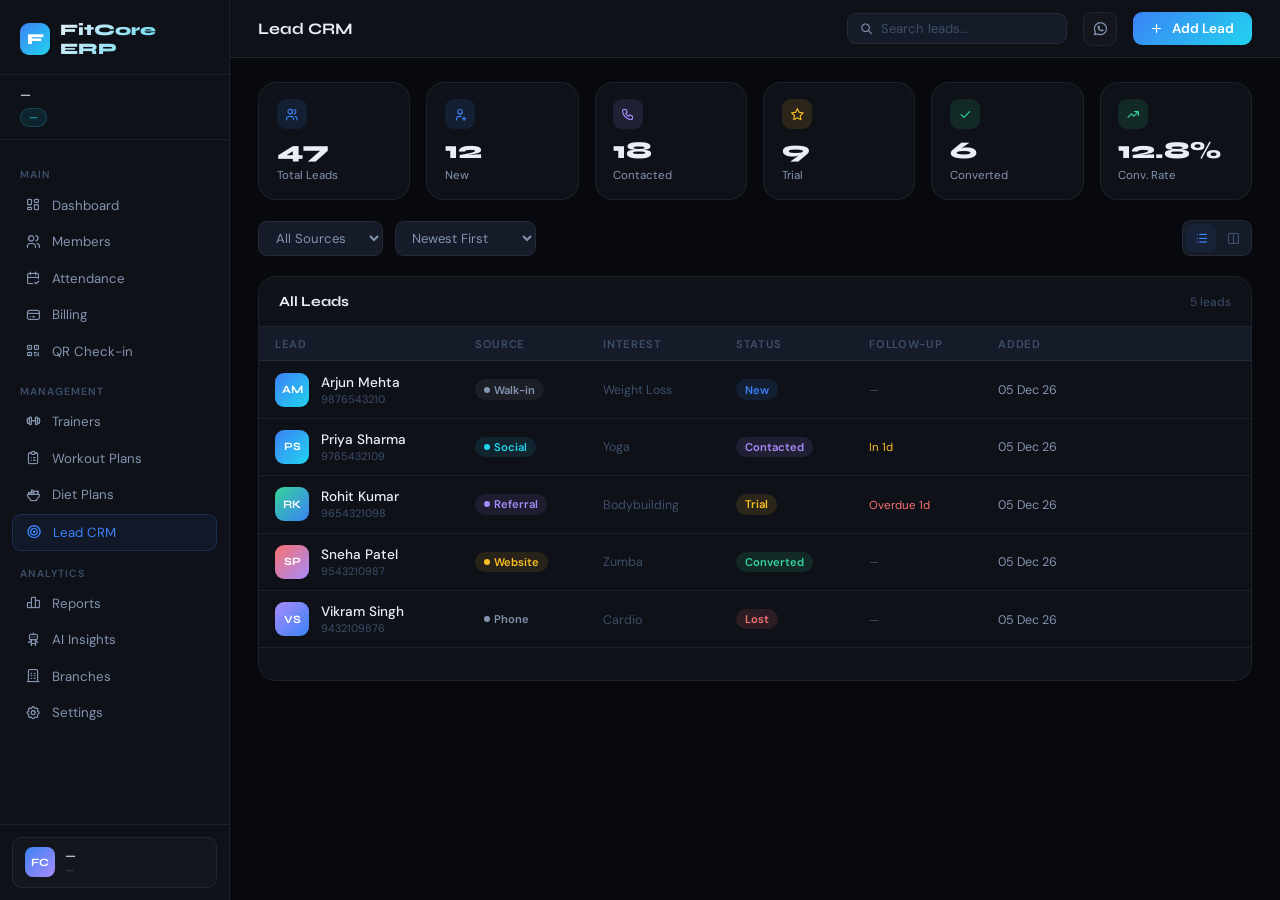
<file: leads/leads.html>
<!DOCTYPE html>
<html lang="en">
<head>
<meta charset="UTF-8"/>
<meta name="viewport" content="width=device-width, initial-scale=1.0"/>
<title>Lead CRM — FitCore ERP</title>
<link href="https://fonts.googleapis.com/css2?family=Syne:wght@600;700;800&family=DM+Sans:wght@300;400;500&display=swap" rel="stylesheet"/>
<link rel="stylesheet" href="../auth/assets/tabler-icons/tabler-icons.min.css"/>
<style>
*,*::before,*::after{box-sizing:border-box;margin:0;padding:0}
:root{
  --bg:#07090f;--bg2:#0e1118;--bg3:#151b28;--bg4:#1c2333;
  --blue:#3b82f6;--cyan:#22d3ee;--violet:#a78bfa;--green:#34d399;--amber:#fbbf24;--red:#f87171;
  --text:#e8edf8;--text2:#8494b0;--text3:#3d4f6a;
  --border:rgba(255,255,255,0.065);--border2:rgba(59,130,246,0.22);
  --card:rgba(255,255,255,0.025);--card2:rgba(59,130,246,0.07);
  --r:12px;--r2:18px;
}
body{font-family:'DM Sans',sans-serif;background:var(--bg);color:var(--text);height:100vh;height:100dvh;display:flex;overflow:hidden}

/* ── SIDEBAR ── */
.sidebar{width:230px;height:100vh;height:100dvh;background:var(--bg2);border-right:1px solid var(--border);display:flex;flex-direction:column;flex-shrink:0;overflow-y:auto;scrollbar-width:none;-ms-overflow-style:none}
.sidebar::-webkit-scrollbar{display:none}
.sb-logo{padding:1.25rem 1.25rem 1rem;display:flex;align-items:center;gap:0.6rem;border-bottom:1px solid var(--border)}
.sb-logo-icon{width:32px;height:32px;border-radius:9px;background:linear-gradient(135deg,var(--blue),var(--cyan));display:flex;align-items:center;justify-content:center;font-size:0.95rem;font-weight:800;color:#fff;font-family:'Syne',sans-serif}
.sb-logo-text{font-family:'Syne',sans-serif;font-weight:800;font-size:1rem;background:linear-gradient(135deg,var(--text),var(--cyan));-webkit-background-clip:text;-webkit-text-fill-color:transparent}
.sb-gym{padding:0.75rem 1.25rem;border-bottom:1px solid var(--border)}
.sb-gym-name{font-size:0.78rem;font-weight:500;color:var(--text);margin-bottom:2px}
.sb-gym-badge{font-size:0.65rem;color:var(--cyan);background:rgba(34,211,238,0.1);border:1px solid rgba(34,211,238,0.2);border-radius:100px;padding:0.15rem 0.5rem;display:inline-block}
.sb-nav{padding:0.75rem;flex:1}
.sb-section{font-size:0.65rem;font-weight:600;letter-spacing:0.1em;text-transform:uppercase;color:var(--text3);padding:0.5rem 0.5rem 0.4rem;margin-top:0.5rem}
.sb-item{display:flex;align-items:center;gap:0.65rem;padding:0.55rem 0.75rem;border-radius:9px;font-size:0.83rem;color:var(--text2);cursor:pointer;transition:all 0.18s;margin-bottom:2px;text-decoration:none}
.sb-item:hover{background:var(--card);color:var(--text)}
.sb-item.active{background:var(--card2);color:var(--blue);border:1px solid var(--border2)}
.sb-item i{font-size:16px;width:18px;text-align:center}
.sb-bottom{padding:0.75rem;border-top:1px solid var(--border)}
.sb-user{display:flex;align-items:center;gap:0.65rem;padding:0.6rem 0.75rem;border-radius:9px;background:var(--card);border:1px solid var(--border)}
.sb-avatar{width:30px;height:30px;border-radius:8px;background:linear-gradient(135deg,var(--blue),var(--violet));display:flex;align-items:center;justify-content:center;font-size:0.7rem;font-weight:700;color:#fff;font-family:'Syne',sans-serif}
.sb-uname{font-size:0.78rem;font-weight:500;color:var(--text)}
.sb-urole{font-size:0.65rem;color:var(--text3)}

/* ── MAIN ── */
.main{flex:1;display:flex;flex-direction:column;overflow:hidden;min-width:0}
.topbar{height:58px;background:var(--bg2);border-bottom:1px solid var(--border);display:flex;align-items:center;padding:0 1.75rem;gap:1rem;flex-shrink:0}
.topbar-title{font-family:'Syne',sans-serif;font-size:1rem;font-weight:700;flex:1}
.topbar-search{display:flex;align-items:center;gap:0.5rem;background:var(--bg3);border:1px solid var(--border);border-radius:9px;padding:0.4rem 0.75rem;font-size:0.82rem;color:var(--text2);min-width:220px;transition:border 0.2s}
.topbar-search input{background:none;border:none;outline:none;color:var(--text);font-family:'DM Sans',sans-serif;font-size:0.82rem;width:100%}
.topbar-search input::placeholder{color:var(--text3)}
.topbar-search:focus-within{border-color:var(--border2)}
.icon-btn{width:34px;height:34px;border-radius:9px;border:1px solid var(--border);background:var(--card);display:flex;align-items:center;justify-content:center;cursor:pointer;color:var(--text2);font-size:16px;transition:all 0.18s}
.icon-btn:hover{border-color:var(--border2);color:var(--text)}
.btn-primary{display:flex;align-items:center;gap:0.5rem;padding:0.5rem 1.1rem;border-radius:9px;border:none;background:linear-gradient(135deg,var(--blue),var(--cyan));color:#fff;font-family:'DM Sans',sans-serif;font-size:0.85rem;font-weight:600;cursor:pointer;transition:all 0.2s;white-space:nowrap}
.btn-primary:hover{transform:translateY(-1px);box-shadow:0 6px 20px rgba(59,130,246,0.35)}
.btn-ghost{display:flex;align-items:center;gap:0.5rem;padding:0.45rem 0.9rem;border-radius:9px;border:1px solid var(--border);background:transparent;color:var(--text2);font-family:'DM Sans',sans-serif;font-size:0.82rem;cursor:pointer;transition:all 0.18s}
.btn-ghost:hover{border-color:var(--border2);color:var(--text);background:var(--card2)}
.btn-danger{display:flex;align-items:center;gap:0.5rem;padding:0.45rem 0.9rem;border-radius:9px;border:1px solid rgba(248,113,113,0.3);background:rgba(248,113,113,0.08);color:var(--red);font-family:'DM Sans',sans-serif;font-size:0.82rem;cursor:pointer;transition:all 0.18s}
.btn-danger:hover{background:rgba(248,113,113,0.16);border-color:var(--red)}
.btn-green{display:flex;align-items:center;gap:0.5rem;padding:0.45rem 0.9rem;border-radius:9px;border:1px solid rgba(52,211,153,0.3);background:rgba(52,211,153,0.08);color:var(--green);font-family:'DM Sans',sans-serif;font-size:0.82rem;cursor:pointer;transition:all 0.18s}
.btn-green:hover{background:rgba(52,211,153,0.16)}

.content{flex:1;overflow-y:auto;padding:1.5rem 1.75rem;display:flex;flex-direction:column;gap:1.25rem}
.content::-webkit-scrollbar{width:4px}
.content::-webkit-scrollbar-track{background:transparent}
.content::-webkit-scrollbar-thumb{background:var(--bg4);border-radius:4px}

/* ── STAT CARDS ── */
.stat-row{display:grid;grid-template-columns:repeat(6,1fr);gap:1rem}
.stat-card{background:var(--bg2);border:1px solid var(--border);border-radius:var(--r2);padding:1rem 1.1rem;cursor:pointer;transition:all 0.2s;position:relative;overflow:hidden}
.stat-card:hover,.stat-card.selected{border-color:var(--border2);transform:translateY(-2px)}
.stat-card.selected{background:var(--card2)}
.sc-icon{width:30px;height:30px;border-radius:9px;display:flex;align-items:center;justify-content:center;font-size:14px;margin-bottom:0.65rem}
.stat-val{font-family:'Syne',sans-serif;font-size:1.5rem;font-weight:800;line-height:1}
.stat-label{font-size:0.72rem;color:var(--text2);margin-top:0.3rem}

/* ── TOOLBAR ── */
.toolbar{display:flex;align-items:center;gap:0.75rem;flex-wrap:wrap}
.filter-select{background:var(--bg3);border:1px solid var(--border);border-radius:9px;padding:0.45rem 0.8rem;font-size:0.82rem;color:var(--text2);cursor:pointer;font-family:'DM Sans',sans-serif;transition:border 0.2s}
.filter-select:focus{border-color:var(--border2);outline:none}
.toolbar-right{margin-left:auto;display:flex;gap:0.6rem;align-items:center}
.view-toggle{display:flex;background:var(--bg3);border:1px solid var(--border);border-radius:9px;padding:3px;gap:2px}
.view-btn{width:30px;height:28px;border:none;background:transparent;color:var(--text3);border-radius:6px;cursor:pointer;display:flex;align-items:center;justify-content:center;font-size:15px;transition:all 0.15s}
.view-btn.active{background:var(--card2);color:var(--blue)}

/* ── TABLE ── */
.table-card{background:var(--bg2);border:1px solid var(--border);border-radius:var(--r2);overflow:hidden}
.table-header{display:flex;align-items:center;justify-content:space-between;padding:1rem 1.25rem;border-bottom:1px solid var(--border)}
.table-title{font-family:'Syne',sans-serif;font-size:0.88rem;font-weight:700}
.table-count{font-size:0.75rem;color:var(--text3)}
table{width:100%;border-collapse:collapse}
thead th{padding:0.6rem 1rem;text-align:left;font-size:0.7rem;font-weight:600;letter-spacing:0.06em;text-transform:uppercase;color:var(--text3);background:var(--bg3);border-bottom:1px solid var(--border);white-space:nowrap}
tbody tr{border-bottom:1px solid var(--border);transition:background 0.15s;cursor:pointer}
tbody tr:last-child{border:none}
tbody tr:hover{background:var(--card)}
tbody td{padding:0.7rem 1rem;font-size:0.82rem;color:var(--text2);vertical-align:middle}
.lead-cell{display:flex;align-items:center;gap:0.75rem}
.lead-avatar{width:34px;height:34px;border-radius:9px;display:flex;align-items:center;justify-content:center;font-size:0.7rem;font-weight:700;color:#fff;font-family:'Syne',sans-serif;flex-shrink:0}
.lead-name{font-size:0.85rem;font-weight:500;color:var(--text)}
.lead-phone{font-size:0.68rem;color:var(--text3);margin-top:1px}
.badge{display:inline-flex;align-items:center;gap:4px;padding:0.2rem 0.55rem;border-radius:100px;font-size:0.7rem;font-weight:600}
.badge-new{background:rgba(59,130,246,0.12);color:var(--blue)}
.badge-contacted{background:rgba(167,139,250,0.12);color:var(--violet)}
.badge-trial{background:rgba(251,191,36,0.12);color:var(--amber)}
.badge-converted{background:rgba(52,211,153,0.12);color:var(--green)}
.badge-lost{background:rgba(248,113,113,0.12);color:var(--red)}
.badge-walkin{background:rgba(255,255,255,0.06);color:var(--text2)}
.badge-social{background:rgba(34,211,238,0.1);color:var(--cyan)}
.badge-referral{background:rgba(167,139,250,0.1);color:var(--violet)}
.badge-website{background:rgba(251,191,36,0.1);color:var(--amber)}
.source-dot{width:6px;height:6px;border-radius:50%;background:currentColor;display:inline-block}
.followup-date{font-size:0.72rem;color:var(--text3)}
.followup-date.overdue{color:var(--red)}
.followup-date.today{color:var(--amber)}
.row-actions{display:flex;gap:6px;opacity:0;transition:opacity 0.15s}
tbody tr:hover .row-actions{opacity:1}
.row-action-btn{width:28px;height:28px;border-radius:7px;border:1px solid var(--border);background:var(--card);display:flex;align-items:center;justify-content:center;cursor:pointer;color:var(--text2);font-size:13px;transition:all 0.15s}
.row-action-btn:hover{border-color:var(--border2);color:var(--text)}
.row-action-btn.del:hover{border-color:var(--red);color:var(--red);background:rgba(248,113,113,0.08)}
.row-action-btn.convert:hover{border-color:var(--green);color:var(--green);background:rgba(52,211,153,0.08)}

/* ── PAGINATION ── */
.pagination{display:flex;align-items:center;gap:0.5rem;padding:1rem 1.25rem;border-top:1px solid var(--border)}
.page-btn{width:30px;height:30px;border-radius:7px;border:1px solid var(--border);background:transparent;color:var(--text2);cursor:pointer;display:flex;align-items:center;justify-content:center;font-size:0.8rem;font-family:'DM Sans',sans-serif;transition:all 0.15s}
.page-btn:hover,.page-btn.active{border-color:var(--border2);color:var(--text);background:var(--card2)}
.page-btn.active{color:var(--blue)}
.page-info{font-size:0.75rem;color:var(--text3);margin-left:auto}

/* ── KANBAN ── */
.kanban-board{display:grid;grid-template-columns:repeat(4,1fr);gap:1rem;min-height:60vh;align-items:start}
.kanban-col{background:var(--bg2);border:1px solid var(--border);border-radius:var(--r2);overflow:hidden;min-height:300px}
.kanban-col-header{padding:0.85rem 1rem;border-bottom:1px solid var(--border);display:flex;align-items:center;justify-content:space-between}
.kanban-col-title{font-family:'Syne',sans-serif;font-size:0.82rem;font-weight:700;display:flex;align-items:center;gap:0.5rem}
.kanban-count{font-size:0.7rem;font-weight:600;padding:0.15rem 0.5rem;border-radius:100px}
.kanban-body{padding:0.75rem;display:flex;flex-direction:column;gap:0.6rem;min-height:200px}
.kanban-card{background:var(--bg3);border:1px solid var(--border);border-radius:var(--r);padding:0.85rem 1rem;cursor:grab;transition:all 0.18s;position:relative}
.kanban-card:hover{border-color:var(--border2);transform:translateY(-1px);box-shadow:0 4px 16px rgba(0,0,0,0.3)}
.kanban-card.dragging{opacity:0.5;transform:rotate(2deg)}
.kanban-card-name{font-size:0.85rem;font-weight:500;color:var(--text);margin-bottom:0.3rem}
.kanban-card-phone{font-size:0.72rem;color:var(--text3);margin-bottom:0.5rem}
.kanban-card-meta{display:flex;align-items:center;gap:0.5rem;flex-wrap:wrap}
.kanban-card-followup{font-size:0.68rem;color:var(--text3);display:flex;align-items:center;gap:3px;margin-top:0.5rem}
.kanban-card-followup.overdue{color:var(--red)}
.kanban-card-followup.today{color:var(--amber)}
.kanban-drop-zone{border:2px dashed var(--border2);border-radius:var(--r);padding:1rem;text-align:center;font-size:0.75rem;color:var(--text3);display:none}
.kanban-drop-zone.active{display:block}
.kanban-card-actions{position:absolute;top:0.5rem;right:0.5rem;display:flex;gap:4px;opacity:0;transition:opacity 0.15s}
.kanban-card:hover .kanban-card-actions{opacity:1}
.k-action-btn{width:22px;height:22px;border-radius:5px;border:1px solid var(--border);background:var(--bg2);display:flex;align-items:center;justify-content:center;cursor:pointer;color:var(--text2);font-size:11px;transition:all 0.15s}
.k-action-btn:hover{border-color:var(--border2);color:var(--text)}

/* ── EMPTY STATE ── */
.empty-state{display:flex;flex-direction:column;align-items:center;justify-content:center;padding:4rem 2rem;gap:1rem;color:var(--text3)}
.empty-state i{font-size:2.5rem;opacity:0.4}
.empty-state p{font-size:0.85rem;text-align:center}

/* ── FOLLOW-UP BANNER ── */
.followup-banner{background:rgba(251,191,36,0.07);border:1px solid rgba(251,191,36,0.2);border-radius:var(--r2);padding:0.85rem 1.25rem;display:flex;align-items:center;gap:0.75rem;font-size:0.82rem;color:var(--amber)}
.followup-banner .fub-count{font-family:'Syne',sans-serif;font-size:1.1rem;font-weight:800}

/* ── MODAL ── */
.modal-overlay{position:fixed;inset:0;background:rgba(7,9,15,0.85);backdrop-filter:blur(4px);z-index:200;display:flex;align-items:center;justify-content:center;opacity:0;pointer-events:none;transition:opacity 0.22s}
.modal-overlay.open{opacity:1;pointer-events:all}
.modal{background:var(--bg2);border:1px solid var(--border2);border-radius:var(--r2);width:540px;max-width:96vw;max-height:88vh;display:flex;flex-direction:column;transform:translateY(16px) scale(0.98);transition:transform 0.22s;overflow:hidden}
.modal-overlay.open .modal{transform:none}
.modal-header{padding:1.25rem 1.5rem;border-bottom:1px solid var(--border);display:flex;align-items:center;justify-content:space-between;flex-shrink:0}
.modal-title{font-family:'Syne',sans-serif;font-size:1.05rem;font-weight:700}
.modal-close{width:30px;height:30px;border-radius:8px;border:1px solid var(--border);background:var(--card);cursor:pointer;display:flex;align-items:center;justify-content:center;color:var(--text2);font-size:15px;transition:all 0.15s}
.modal-close:hover{border-color:var(--border2);color:var(--text)}
.modal-body{padding:1.5rem;overflow-y:auto;flex:1}
.modal-body::-webkit-scrollbar{width:4px}
.modal-body::-webkit-scrollbar-thumb{background:var(--bg4);border-radius:4px}
.modal-footer{padding:1rem 1.5rem;border-top:1px solid var(--border);display:flex;align-items:center;justify-content:flex-end;gap:0.75rem;flex-shrink:0}
.form-grid{display:grid;grid-template-columns:1fr 1fr;gap:1rem}
.form-group{display:flex;flex-direction:column;gap:0.4rem}
.form-group.full{grid-column:span 2}
.form-label{font-size:0.75rem;font-weight:500;color:var(--text2)}
.form-input{background:var(--bg3);border:1px solid var(--border);border-radius:9px;padding:0.55rem 0.8rem;font-size:0.83rem;color:var(--text);font-family:'DM Sans',sans-serif;transition:border 0.2s;width:100%}
.form-input:focus{outline:none;border-color:var(--border2)}
.form-input::placeholder{color:var(--text3)}
select.form-input option{background:var(--bg3)}
textarea.form-input{resize:vertical;min-height:80px;line-height:1.5}

/* ── CONVERT CONFIRM ── */
.convert-hero{text-align:center;padding:1.5rem 0 1rem}
.convert-icon{width:64px;height:64px;border-radius:18px;background:rgba(52,211,153,0.12);border:1px solid rgba(52,211,153,0.3);display:flex;align-items:center;justify-content:center;font-size:28px;color:var(--green);margin:0 auto 1rem}
.convert-title{font-family:'Syne',sans-serif;font-size:1.15rem;font-weight:700;margin-bottom:0.5rem}
.convert-sub{font-size:0.82rem;color:var(--text2)}

/* ── TOAST ── */
.toast-container{position:fixed;bottom:1.5rem;right:1.5rem;z-index:9999;display:flex;flex-direction:column;gap:0.5rem}
.toast{display:flex;align-items:center;gap:0.65rem;padding:0.7rem 1rem;border-radius:var(--r);font-size:0.83rem;font-weight:500;background:var(--bg2);border:1px solid var(--border);box-shadow:0 8px 32px rgba(0,0,0,0.5);animation:slideIn 0.25s ease}
.toast.success{border-color:rgba(52,211,153,0.35);color:var(--green)}
.toast.error{border-color:rgba(248,113,113,0.35);color:var(--red)}
@keyframes slideIn{from{transform:translateX(120%);opacity:0}to{transform:none;opacity:1}}

/* ── LOADING ── */
.skeleton {
  color: transparent !important;
  background: linear-gradient(90deg, var(--bg3) 25%, var(--bg4) 50%, var(--bg3) 75%) !important;
  background-size: 200% 100% !important;
  animation: shimmer 1.5s infinite linear !important;
  border-radius: 6px !important;
  pointer-events: none !important;
  border-color: transparent !important;
  box-shadow: none !important;
}
.skeleton * {
  visibility: hidden !important;
}
@keyframes shimmer {
  0% { background-position: -200% 0; }
  100% { background-position: 200% 0; }
}

/* Mobile Stacking & Overlay Styling */
.sidebar-overlay{position:fixed;inset:0;background:rgba(6,8,15,0.6);backdrop-filter:blur(4px);-webkit-backdrop-filter:blur(4px);z-index:999;display:none;opacity:0;transition:opacity 0.3s ease}
.sidebar-overlay.active{display:block;opacity:1}
.sb-toggle{display:none}

@media(max-width:768px){
  .sidebar{position:fixed;top:0;left:-240px;height:100vh;height:100dvh;z-index:1000;transition:left 0.3s cubic-bezier(0.16, 1, 0.3, 1);box-shadow:10px 0 30px rgba(0,0,0,0.5)}
  .sidebar.active{left:0}
  .sb-toggle{display:flex;align-items:center;justify-content:center;background:transparent;border:none;color:var(--text);font-size:1.25rem;cursor:pointer;margin-right:0.5rem;width:32px;height:32px;border-radius:6px;transition:background 0.2s}
  .sb-toggle:hover{background:var(--card)}
  
  .topbar{padding:0 1rem;gap:0.5rem}
  .topbar-search{min-width:140px;flex:1}
  .topbar-title { display: none; }
  
  .topbar .btn-primary, .topbar .btn-ghost {
    padding: 0.5rem !important;
    width: 36px;
    height: 36px;
    justify-content: center;
    gap: 0;
  }
  .topbar .btn-text {
    display: none;
  }
  .hide-mobile {
    display: none;
  }
  .content{padding:1rem 1rem 90px 1rem;gap:1rem}
  
  .stat-row{grid-template-columns:repeat(3,1fr);gap:0.75rem}
  .kanban-board{grid-template-columns:1fr;gap:1.25rem}
  .form-grid{grid-template-columns:1fr;gap:1rem}
  .form-group.full{grid-column:span 1}
  
  .form-input, select, textarea {
    font-size: 16px !important;
  }
}
@media(max-width:480px){
  .stat-row{grid-template-columns:repeat(2,1fr)}
}
</style>
</head>
<body>
<div class="sidebar-overlay" id="sidebarOverlay"></div>
<!-- ── SIDEBAR ─────────────────────────────────────────────────────── -->
<div class="sidebar">
  <div class="sb-logo"><div class="sb-logo-icon">F</div><span class="sb-logo-text">FitCore ERP</span></div>
  <div class="sb-gym"><div class="sb-gym-name" id="gymName">—</div><span class="sb-gym-badge" id="gymPlan">—</span></div>
  <div class="sb-nav">
    <div class="sb-section">Main</div>
    <a href="../fitcore_crm_dashboard.html" class="sb-item"><i class="ti ti-layout-dashboard"></i> Dashboard</a>
    <a href="../members/members.html"       class="sb-item"><i class="ti ti-users"></i> Members</a>
    <a href="../attendance/attendance.html" class="sb-item"><i class="ti ti-calendar-check"></i> Attendance</a>
    <a href="../billing/billing.html"       class="sb-item"><i class="ti ti-credit-card"></i> Billing</a>
    <a href="../attendance/attendance.html?tab=qr" class="sb-item"><i class="ti ti-qrcode"></i> QR Check-in</a>
    <div class="sb-section">Management</div>
    <a href="../trainers/trainers.html"     class="sb-item"><i class="ti ti-barbell"></i> Trainers</a>
    <a href="../workouts/workouts.html"     class="sb-item"><i class="ti ti-clipboard-list"></i> Workout Plans</a>
    <a href="../diets/diets.html"           class="sb-item"><i class="ti ti-salad"></i> Diet Plans</a>
    <a href="leads.html"                     class="sb-item active"><i class="ti ti-target"></i> Lead CRM</a>
    <div class="sb-section">Analytics</div>
    <a href="../reports/reports.html"       class="sb-item"><i class="ti ti-chart-bar"></i> Reports</a>
    <a href="../ai/ai.html"                 class="sb-item"><i class="ti ti-robot"></i> AI Insights</a>
    <a href="../branches/branches.html"     class="sb-item"><i class="ti ti-building"></i> Branches</a>
    <a href="../settings/settings.html"     class="sb-item"><i class="ti ti-settings"></i> Settings</a>
  </div>
  <div class="sb-bottom">
    <div class="sb-user">
      <div class="sb-avatar" id="sbAvatar">FC</div>
      <div><div class="sb-uname" id="sbName">—</div><div class="sb-urole" id="sbRole">—</div></div>
    </div>
  </div>
</div>

<!-- ── MAIN ────────────────────────────────────────────────────────── -->
<div class="main">
  <div class="topbar">
    <button class="sb-toggle" id="sbToggle" aria-label="Toggle Navigation"><i class="ti ti-menu-2"></i></button>
    <span class="topbar-title">Lead CRM</span>
    <div class="topbar-search"><i class="ti ti-search"></i><input type="text" id="searchInput" placeholder="Search leads…"/></div>
    <button class="icon-btn" title="WhatsApp Automation" onclick="window.location.href='whatsapp.html'"><i class="ti ti-brand-whatsapp"></i></button>
    <button class="btn-primary" onclick="openAddModal()"><i class="ti ti-plus"></i> <span class="btn-text">Add Lead</span></button>
  </div>

  <div class="content">

    <!-- Follow-up Banner -->
    <div class="followup-banner" id="followupBanner" style="display:none">
      <i class="ti ti-bell-ringing" style="font-size:1.2rem"></i>
      <span><strong class="fub-count" id="followupCount">0</strong> follow-ups due today — <a href="#" onclick="filterByFollowup()" style="color:var(--amber);text-decoration:underline">View all</a></span>
    </div>

    <!-- Stats -->
    <div class="stat-row">
      <div class="stat-card clickable" id="statAll" onclick="filterByStatus('')">
        <div class="sc-icon" style="background:rgba(59,130,246,0.12);color:var(--blue)"><i class="ti ti-users"></i></div>
        <div class="stat-val" id="statTotalVal">—</div>
        <div class="stat-label">Total Leads</div>
      </div>
      <div class="stat-card clickable" id="statNew" onclick="filterByStatus('new')">
        <div class="sc-icon" style="background:rgba(59,130,246,0.12);color:var(--blue)"><i class="ti ti-user-plus"></i></div>
        <div class="stat-val" id="statNewVal">—</div>
        <div class="stat-label">New</div>
      </div>
      <div class="stat-card clickable" id="statContacted" onclick="filterByStatus('contacted')">
        <div class="sc-icon" style="background:rgba(167,139,250,0.12);color:var(--violet)"><i class="ti ti-phone"></i></div>
        <div class="stat-val" id="statContactedVal">—</div>
        <div class="stat-label">Contacted</div>
      </div>
      <div class="stat-card clickable" id="statTrial" onclick="filterByStatus('trial')">
        <div class="sc-icon" style="background:rgba(251,191,36,0.12);color:var(--amber)"><i class="ti ti-star"></i></div>
        <div class="stat-val" id="statTrialVal">—</div>
        <div class="stat-label">Trial</div>
      </div>
      <div class="stat-card clickable" id="statConverted" onclick="filterByStatus('converted')">
        <div class="sc-icon" style="background:rgba(52,211,153,0.12);color:var(--green)"><i class="ti ti-check"></i></div>
        <div class="stat-val" id="statConvertedVal">—</div>
        <div class="stat-label">Converted</div>
      </div>
      <div class="stat-card" style="cursor:default">
        <div class="sc-icon" style="background:rgba(52,211,153,0.12);color:var(--green)"><i class="ti ti-trending-up"></i></div>
        <div class="stat-val" id="statConvRateVal">—</div>
        <div class="stat-label">Conv. Rate</div>
      </div>
    </div>

    <!-- Toolbar -->
    <div class="toolbar">
      <select class="filter-select" id="sourceFilter" onchange="applyFilters()">
        <option value="">All Sources</option>
        <option value="walk_in">Walk-in</option>
        <option value="social">Social Media</option>
        <option value="referral">Referral</option>
        <option value="website">Website</option>
        <option value="phone">Phone</option>
        <option value="other">Other</option>
      </select>
      <select class="filter-select" id="sortFilter" onchange="applyFilters()">
        <option value="newest">Newest First</option>
        <option value="oldest">Oldest First</option>
        <option value="followup">Follow-up Date</option>
        <option value="name">Name A-Z</option>
      </select>
      <div class="toolbar-right">
        <div class="view-toggle">
          <button class="view-btn active" id="viewTable" onclick="switchView('table')" title="Table"><i class="ti ti-list"></i></button>
          <button class="view-btn" id="viewKanban" onclick="switchView('kanban')" title="Kanban"><i class="ti ti-layout-columns"></i></button>
        </div>
      </div>
    </div>

    <!-- TABLE VIEW -->
    <div id="tableView">
      <div class="table-card">
        <div class="table-header">
          <span class="table-title">All Leads</span>
          <span class="table-count" id="tableCount">0 leads</span>
        </div>
        <div style="overflow-x:auto">
          <table>
            <thead><tr>
              <th>Lead</th><th>Source</th><th>Interest</th><th>Status</th><th>Follow-up</th><th>Added</th><th></th>
            </tr></thead>
            <tbody id="leadsTableBody">
              <tr><td colspan="7"><div class="empty-state"><i class="ti ti-loader-2" style="animation:spin 1s linear infinite"></i><p>Loading leads…</p></div></td></tr>
            </tbody>
          </table>
        </div>
        <div class="pagination" id="pagination"></div>
      </div>
    </div>

    <!-- KANBAN VIEW -->
    <div id="kanbanView" style="display:none">
      <div class="kanban-board" id="kanbanBoard">
        <!-- Built by JS -->
      </div>
    </div>

  </div><!-- /content -->
</div><!-- /main -->

<!-- ── ADD/EDIT LEAD MODAL ──────────────────────────────────────────── -->
<div class="modal-overlay" id="leadModal">
  <div class="modal">
    <div class="modal-header">
      <span class="modal-title" id="leadModalTitle">Add Lead</span>
      <button class="modal-close" onclick="closeModal('leadModal')"><i class="ti ti-x"></i></button>
    </div>
    <div class="modal-body">
      <div class="form-grid">
        <div class="form-group"><label class="form-label">First Name *</label><input class="form-input" id="fFirstName" placeholder="e.g. Rahul"/></div>
        <div class="form-group"><label class="form-label">Last Name</label><input class="form-input" id="fLastName" placeholder="e.g. Sharma"/></div>
        <div class="form-group"><label class="form-label">Phone *</label><input class="form-input" id="fPhone" placeholder="+91 98765 43210" type="tel"/></div>
        <div class="form-group"><label class="form-label">Email</label><input class="form-input" id="fEmail" placeholder="rahul@email.com" type="email"/></div>
        <div class="form-group"><label class="form-label">Source</label>
          <select class="form-input" id="fSource">
            <option value="walk_in">Walk-in</option><option value="social">Social Media</option>
            <option value="referral">Referral</option><option value="website">Website</option>
            <option value="phone">Phone</option><option value="other">Other</option>
          </select>
        </div>
        <div class="form-group"><label class="form-label">Status</label>
          <select class="form-input" id="fStatus">
            <option value="new">New</option><option value="contacted">Contacted</option>
            <option value="trial">Trial</option><option value="lost">Lost</option>
          </select>
        </div>
        <div class="form-group"><label class="form-label">Interest</label><input class="form-input" id="fInterest" placeholder="e.g. Weight loss, Yoga"/></div>
        <div class="form-group"><label class="form-label">Follow-up Date</label><input class="form-input" id="fFollowup" type="datetime-local"/></div>
        <div class="form-group full"><label class="form-label">Notes</label><textarea class="form-input" id="fNotes" placeholder="Any additional notes…"></textarea></div>
      </div>
    </div>
    <div class="modal-footer">
      <button class="btn-ghost" onclick="closeModal('leadModal')">Cancel</button>
      <button class="btn-primary" onclick="saveLead()" id="saveLeadBtn"><i class="ti ti-check"></i> Save Lead</button>
    </div>
  </div>
</div>

<!-- ── CONVERT MODAL ────────────────────────────────────────────────── -->
<div class="modal-overlay" id="convertModal">
  <div class="modal" style="width:420px">
    <div class="modal-header">
      <span class="modal-title">Convert to Member</span>
      <button class="modal-close" onclick="closeModal('convertModal')"><i class="ti ti-x"></i></button>
    </div>
    <div class="modal-body">
      <div class="convert-hero">
        <div class="convert-icon"><i class="ti ti-user-check"></i></div>
        <div class="convert-title" id="convertLeadName">Lead Name</div>
        <div class="convert-sub">This lead will be converted to a full member. Their phone, email, and name will be carried over.</div>
      </div>
      <div class="form-grid" style="margin-top:1rem">
        <div class="form-group"><label class="form-label">Gender (optional)</label>
          <select class="form-input" id="convGender"><option value="">— Select —</option><option value="male">Male</option><option value="female">Female</option><option value="other">Other</option></select>
        </div>
        <div class="form-group"><label class="form-label">Date of Birth</label><input class="form-input" id="convDob" type="date"/></div>
        <div class="form-group full"><label class="form-label">Address</label><input class="form-input" id="convAddress" placeholder="Optional address"/></div>
      </div>
    </div>
    <div class="modal-footer">
      <button class="btn-ghost" onclick="closeModal('convertModal')">Cancel</button>
      <button class="btn-green" onclick="doConvert()" id="convertBtn"><i class="ti ti-user-check"></i> Convert to Member</button>
    </div>
  </div>
</div>

<div class="toast-container" id="toastContainer"></div>

<style>@keyframes spin{from{transform:rotate(0deg)}to{transform:rotate(360deg)}}</style>
<script>
const API   = 'http://127.0.0.1:5000/api/v1';
const TOKEN = () => localStorage.getItem('fitcore_access_token');
const hdrs  = () => ({'Content-Type':'application/json','Authorization':`Bearer ${TOKEN()}`});

let currentView   = 'table';
let currentPage   = 1;
let currentStatus = '';
let editingLeadId = null;
let convertingLeadId = null;
let searchTimer   = null;

// Mobile Sidebar Controls
function toggleSidebar() {
  document.querySelector('.sidebar').classList.toggle('active');
  document.getElementById('sidebarOverlay').classList.toggle('active');
}
function closeSidebar() {
  document.querySelector('.sidebar').classList.remove('active');
  document.getElementById('sidebarOverlay').classList.remove('active');
}

// Shimmering Skeletons
function showSkeletons() {
  document.querySelectorAll('.stat-val').forEach(el => {
    el.classList.add('skeleton');
  });
  const tbody = document.getElementById('leadsTableBody');
  if (tbody) {
    tbody.innerHTML = Array.from({length: 5}, () => `
      <tr>
        <td colspan="7" class="skeleton" style="height:55px;border-bottom:1px solid var(--border)"></td>
      </tr>
    `).join('');
  }
  const board = document.getElementById('kanbanBoard');
  if (board) {
    board.innerHTML = Array.from({length: 4}, () => `
      <div class="kanban-col skeleton" style="min-height:300px;border-radius:18px"></div>
    `).join('');
  }
}

function hideSkeletons() {
  document.querySelectorAll('.skeleton').forEach(el => {
    el.classList.remove('skeleton');
  });
}

async function refreshData() {
  showSkeletons();
  try {
    await Promise.allSettled([
      loadUser(),
      loadStats(),
      loadLeads(),
      loadFollowUpBanner()
    ]);
    if (currentView === 'kanban') {
      await loadKanban();
    }
  } catch(e) {}
  setTimeout(hideSkeletons, 500);
}

// ── BOOT ───────────────────────────────────────────────────────────────────
document.addEventListener('DOMContentLoaded', () => {
  // if (!TOKEN()) { window.location.href = '../auth/login.html'; return; }
  refreshData();

  // Event listeners
  document.getElementById('sidebarOverlay')?.addEventListener('click', closeSidebar);
  document.querySelectorAll('.sb-item').forEach(item => {
    item.addEventListener('click', closeSidebar);
  });
  document.getElementById('sbToggle')?.addEventListener('click', toggleSidebar);
});

document.getElementById('searchInput').addEventListener('input', () => {
  clearTimeout(searchTimer);
  searchTimer = setTimeout(() => { currentPage = 1; loadLeads(); }, 350);
});

// ── USER ───────────────────────────────────────────────────────────────────
async function loadUser() {
  try {
    const r = await fetch(`${API}/auth/me`, {headers: hdrs()});
    const d = await r.json();
    if (d.success) {
      const u = d.user;
      document.getElementById('sbAvatar').textContent = (u.first_name[0]+(u.last_name?.[0]||'')).toUpperCase();
      document.getElementById('sbName').textContent   = u.full_name;
      document.getElementById('sbRole').textContent   = u.role.replace('_',' ');
      if (u.gym) {
        document.getElementById('gymName').textContent = u.gym.name;
        document.getElementById('gymPlan').textContent = u.gym.plan + ' plan';
      }
    }
  } catch(e){}
}

// ── STATS ──────────────────────────────────────────────────────────────────
async function loadStats() {
  try {
    const r = await fetch(`${API}/leads/stats`, {headers: hdrs()});
    const d = await r.json();
    if (d.success) renderStats(d.stats);
  } catch(e) { renderStats(getDemoStats()); }
}
function renderStats(s) {
  document.getElementById('statTotalVal').textContent     = s.total;
  document.getElementById('statNewVal').textContent       = s.new;
  document.getElementById('statContactedVal').textContent = s.contacted;
  document.getElementById('statTrialVal').textContent     = s.trial;
  document.getElementById('statConvertedVal').textContent = s.converted;
  document.getElementById('statConvRateVal').textContent  = s.conv_rate + '%';
}

// ── FOLLOW-UP BANNER ────────────────────────────────────────────────────────
async function loadFollowUpBanner() {
  try {
    const r = await fetch(`${API}/leads/follow-ups`, {headers: hdrs()});
    const d = await r.json();
    if (d.success && d.total > 0) {
      document.getElementById('followupBanner').style.display = 'flex';
      document.getElementById('followupCount').textContent = d.total;
    }
  } catch(e){}
}

// ── LEADS LIST ─────────────────────────────────────────────────────────────
async function loadLeads() {
  const q      = document.getElementById('searchInput').value.trim();
  const source = document.getElementById('sourceFilter').value;
  const sort   = document.getElementById('sortFilter').value;

  const params = new URLSearchParams({
    page: currentPage, per_page: 20,
    ...(q && {q}), ...(currentStatus && {status: currentStatus}),
    ...(source && {source}), ...(sort && {sort}),
  });

  try {
    const r = await fetch(`${API}/leads/?${params}`, {headers: hdrs()});
    const d = await r.json();
    if (d.success) renderLeads(d);
    else renderLeads(getDemoList());
  } catch(e) { renderLeads(getDemoList()); }
}

function renderLeads(d) {
  const tbody = document.getElementById('leadsTableBody');
  document.getElementById('tableCount').textContent = `${d.total} lead${d.total!==1?'s':''}`;
  if (!d.leads.length) {
    tbody.innerHTML = `<tr><td colspan="7"><div class="empty-state"><i class="ti ti-target"></i><p>No leads found. Add your first lead!</p></div></td></tr>`;
    renderPagination(d);
    return;
  }
  tbody.innerHTML = d.leads.map(l => {
    const avatar = avatarColor(l.full_name);
    const initials = (l.first_name[0]+(l.last_name?.[0]||'')).toUpperCase();
    const fuDate = followupDisplay(l.follow_up);
    const src = sourceLabel(l.source);
    return `<tr onclick="openEditModal('${l.id}')">
      <td><div class="lead-cell">
        <div class="lead-avatar" style="background:${avatar}">${initials}</div>
        <div><div class="lead-name">${l.full_name}</div><div class="lead-phone">${l.phone}</div></div>
      </div></td>
      <td><span class="badge badge-${l.source.replace('_','')}"><span class="source-dot"></span>${src}</span></td>
      <td><span style="font-size:0.78rem;color:var(--text3)">${l.interest||'—'}</span></td>
      <td>${statusBadge(l.status)}</td>
      <td><span class="followup-date ${fuDate.cls}">${fuDate.label}</span></td>
      <td><span style="font-size:0.78rem">${formatDate(l.created_at)}</span></td>
      <td onclick="event.stopPropagation()"><div class="row-actions">
        <button class="row-action-btn" onclick="openEditModal('${l.id}')" title="Edit"><i class="ti ti-pencil"></i></button>
        ${l.status !== 'converted' ? `<button class="row-action-btn convert" onclick="openConvertModal(${JSON.stringify(l).replace(/"/g,'&quot;')})" title="Convert to Member"><i class="ti ti-user-check"></i></button>` : ''}
        <button class="row-action-btn del" onclick="deleteLead('${l.id}')" title="Delete"><i class="ti ti-trash"></i></button>
      </div></td>
    </tr>`;
  }).join('');
  renderPagination(d);
}

function renderPagination(d) {
  const pg = document.getElementById('pagination');
  if (d.pages <= 1) { pg.innerHTML=''; return; }
  let html = '';
  if (currentPage>1) html += `<button class="page-btn" onclick="goPage(${currentPage-1})"><i class="ti ti-chevron-left"></i></button>`;
  for (let i=1;i<=d.pages;i++) {
    if (i===1||i===d.pages||Math.abs(i-currentPage)<=1)
      html += `<button class="page-btn${i===currentPage?' active':''}" onclick="goPage(${i})">${i}</button>`;
    else if (Math.abs(i-currentPage)===2) html += `<span style="color:var(--text3);padding:0 2px">…</span>`;
  }
  if (currentPage<d.pages) html += `<button class="page-btn" onclick="goPage(${currentPage+1})"><i class="ti ti-chevron-right"></i></button>`;
  html += `<span class="page-info">Page ${currentPage} of ${d.pages}</span>`;
  pg.innerHTML = html;
}

function goPage(p) { currentPage = p; loadLeads(); }

// ── KANBAN ─────────────────────────────────────────────────────────────────
async function loadKanban() {
  try {
    const r = await fetch(`${API}/leads/pipeline`, {headers: hdrs()});
    const d = await r.json();
    if (d.success) renderKanban(d.pipeline, d.summary);
    else renderKanban(getDemoPipeline(), {new:2,contacted:3,trial:1,converted:1});
  } catch(e) {
    renderKanban(getDemoPipeline(), {new:2,contacted:3,trial:1,converted:1});
  }
}

function renderKanban(pipeline, summary) {
  const cols = [
    {key:'new',      label:'New',       color:'var(--blue)',   cnt_bg:'rgba(59,130,246,0.15)'},
    {key:'contacted',label:'Contacted', color:'var(--violet)', cnt_bg:'rgba(167,139,250,0.15)'},
    {key:'trial',    label:'Trial',     color:'var(--amber)',  cnt_bg:'rgba(251,191,36,0.15)'},
    {key:'converted',label:'Converted', color:'var(--green)',  cnt_bg:'rgba(52,211,153,0.15)'},
  ];

  const board = document.getElementById('kanbanBoard');
  board.innerHTML = cols.map(col => {
    const leads = pipeline[col.key] || [];
    const cards = leads.map(l => {
      const initials = (l.first_name[0]+(l.last_name?.[0]||'')).toUpperCase();
      const avatar   = avatarColor(l.full_name);
      const fuDate   = followupDisplay(l.follow_up);
      return `<div class="kanban-card" draggable="true"
          data-id="${l.id}" data-status="${col.key}"
          ondragstart="dragStart(event,'${l.id}')"
          ondragend="dragEnd(event)">
        <div class="kanban-card-actions">
          <div class="k-action-btn" onclick="openEditModal('${l.id}')" title="Edit"><i class="ti ti-pencil"></i></div>
          ${col.key!=='converted'?`<div class="k-action-btn" onclick="openConvertModal(${JSON.stringify(l).replace(/"/g,'&quot;')})" title="Convert"><i class="ti ti-user-check"></i></div>`:''}
        </div>
        <div style="display:flex;align-items:center;gap:0.6rem;margin-bottom:0.4rem">
          <div class="lead-avatar" style="background:${avatar};width:28px;height:28px;border-radius:7px;font-size:0.65rem">${initials}</div>
          <div class="kanban-card-name">${l.full_name}</div>
        </div>
        <div class="kanban-card-phone">${l.phone}</div>
        <div class="kanban-card-meta">
          <span class="badge badge-${l.source.replace('_','')}" style="font-size:0.65rem">${sourceLabel(l.source)}</span>
          ${l.interest?`<span style="font-size:0.68rem;color:var(--text3)">${l.interest}</span>`:''}
        </div>
        ${l.follow_up?`<div class="kanban-card-followup ${fuDate.cls}"><i class="ti ti-calendar-event"></i> ${fuDate.label}</div>`:''}
      </div>`;
    }).join('');

    return `<div class="kanban-col"
        ondragover="dragOver(event)"
        ondrop="drop(event,'${col.key}')"
        ondragleave="dragLeave(event)">
      <div class="kanban-col-header">
        <div class="kanban-col-title" style="color:${col.color}">
          <span style="width:8px;height:8px;border-radius:50%;background:${col.color};display:inline-block"></span>
          ${col.label}
        </div>
        <span class="kanban-count" style="background:${col.cnt_bg};color:${col.color}">${summary[col.key]||0}</span>
      </div>
      <div class="kanban-body" id="col-${col.key}">
        ${cards||`<div class="empty-state" style="padding:1.5rem"><p style="font-size:0.75rem">No leads here</p></div>`}
        <div class="kanban-drop-zone" id="drop-${col.key}">Drop here</div>
      </div>
    </div>`;
  }).join('');
}

// Drag and drop
let draggedId = null;
function dragStart(e, id) { draggedId=id; e.target.classList.add('dragging'); }
function dragEnd(e) { e.target.classList.remove('dragging'); document.querySelectorAll('.kanban-drop-zone').forEach(z=>z.classList.remove('active')); }
function dragOver(e) { e.preventDefault(); const col=e.currentTarget; col.querySelector('.kanban-drop-zone')?.classList.add('active'); }
function dragLeave(e) { const col=e.currentTarget; col.querySelector('.kanban-drop-zone')?.classList.remove('active'); }
async function drop(e, newStatus) {
  e.preventDefault();
  if (!draggedId) return;
  try {
    const r = await fetch(`${API}/leads/${draggedId}/status`, {method:'PATCH',headers:hdrs(),body:JSON.stringify({status:newStatus})});
    const d = await r.json();
    if (d.success) { showToast(`Moved to ${newStatus}`); loadKanban(); loadStats(); }
    else showToast(d.error,'error');
  } catch(e) { showToast('Status updated (demo)'); }
  draggedId = null;
}

// ── VIEW SWITCH ────────────────────────────────────────────────────────────
function switchView(v) {
  currentView = v;
  document.getElementById('tableView').style.display  = v==='table'  ? 'block' : 'none';
  document.getElementById('kanbanView').style.display = v==='kanban' ? 'block' : 'none';
  document.getElementById('viewTable').classList.toggle('active',  v==='table');
  document.getElementById('viewKanban').classList.toggle('active', v==='kanban');
  if (v==='kanban') loadKanban();
}

// ── FILTERS ────────────────────────────────────────────────────────────────
function filterByStatus(s) {
  currentStatus = s; currentPage = 1;
  document.querySelectorAll('.stat-card.clickable').forEach(c=>c.classList.remove('selected'));
  const map = {'':'statAll','new':'statNew','contacted':'statContacted','trial':'statTrial','converted':'statConverted'};
  if (map[s]) document.getElementById(map[s])?.classList.add('selected');
  loadLeads();
}
function filterByFollowup() { document.getElementById('sortFilter').value='followup'; applyFilters(); }
function applyFilters() { currentPage=1; loadLeads(); }

// ── ADD / EDIT MODAL ────────────────────────────────────────────────────────
function openAddModal() {
  editingLeadId = null;
  document.getElementById('leadModalTitle').textContent = 'Add Lead';
  document.getElementById('saveLeadBtn').innerHTML = '<i class="ti ti-plus"></i> Add Lead';
  ['fFirstName','fLastName','fPhone','fEmail','fInterest','fNotes','fFollowup'].forEach(id => document.getElementById(id).value='');
  document.getElementById('fSource').value='walk_in';
  document.getElementById('fStatus').value='new';
  openModal('leadModal');
}

async function openEditModal(id) {
  editingLeadId = id;
  document.getElementById('leadModalTitle').textContent = 'Edit Lead';
  document.getElementById('saveLeadBtn').innerHTML = '<i class="ti ti-check"></i> Save Changes';
  try {
    const r = await fetch(`${API}/leads/${id}`, {headers: hdrs()});
    const d = await r.json();
    if (d.success) fillForm(d.lead);
  } catch(e) {
    const demoLead = getDemoList().leads.find(l=>l.id===id);
    if (demoLead) fillForm(demoLead);
  }
  openModal('leadModal');
}

function fillForm(l) {
  document.getElementById('fFirstName').value = l.first_name||'';
  document.getElementById('fLastName').value  = l.last_name||'';
  document.getElementById('fPhone').value     = l.phone||'';
  document.getElementById('fEmail').value     = l.email||'';
  document.getElementById('fSource').value    = l.source||'walk_in';
  document.getElementById('fStatus').value    = l.status||'new';
  document.getElementById('fInterest').value  = l.interest||'';
  document.getElementById('fNotes').value     = l.notes||'';
  document.getElementById('fFollowup').value  = l.follow_up ? l.follow_up.slice(0,16) : '';
}

async function saveLead() {
  const payload = {
    first_name:  document.getElementById('fFirstName').value.trim(),
    last_name:   document.getElementById('fLastName').value.trim(),
    phone:       document.getElementById('fPhone').value.trim(),
    email:       document.getElementById('fEmail').value.trim(),
    source:      document.getElementById('fSource').value,
    status:      document.getElementById('fStatus').value,
    interest:    document.getElementById('fInterest').value.trim(),
    notes:       document.getElementById('fNotes').value.trim(),
    follow_up:   document.getElementById('fFollowup').value || null,
  };
  if (!payload.first_name) { showToast('First name is required','error'); return; }
  if (!payload.phone) { showToast('Phone is required','error'); return; }

  const btn = document.getElementById('saveLeadBtn');
  btn.disabled=true; btn.innerHTML='<i class="ti ti-loader-2" style="animation:spin 1s linear infinite"></i> Saving…';

  try {
    const url    = editingLeadId ? `${API}/leads/${editingLeadId}` : `${API}/leads/`;
    const method = editingLeadId ? 'PUT' : 'POST';
    const r = await fetch(url, {method, headers:hdrs(), body:JSON.stringify(payload)});
    const d = await r.json();
    if (d.success) {
      showToast(editingLeadId?'Lead updated!':'Lead added!');
      closeModal('leadModal');
      refreshData();
    } else showToast(d.error,'error');
  } catch(e) {
    showToast(editingLeadId?'Lead updated (demo)':'Lead added (demo)');
    closeModal('leadModal');
    refreshData();
  }
  btn.disabled=false;
  btn.innerHTML = editingLeadId?'<i class="ti ti-check"></i> Save Changes':'<i class="ti ti-plus"></i> Add Lead';
}

// ── CONVERT ────────────────────────────────────────────────────────────────
function openConvertModal(lead) {
  convertingLeadId = lead.id;
  document.getElementById('convertLeadName').textContent = lead.full_name;
  document.getElementById('convGender').value='';
  document.getElementById('convDob').value='';
  document.getElementById('convAddress').value='';
  openModal('convertModal');
}

async function doConvert() {
  const btn = document.getElementById('convertBtn');
  btn.disabled=true; btn.innerHTML='<i class="ti ti-loader-2" style="animation:spin 1s linear infinite"></i> Converting…';
  const payload = {
    gender:  document.getElementById('convGender').value||undefined,
    dob:     document.getElementById('convDob').value||undefined,
    address: document.getElementById('convAddress').value.trim()||undefined,
  };
  try {
    const r = await fetch(`${API}/leads/${convertingLeadId}/convert`, {method:'POST',headers:hdrs(),body:JSON.stringify(payload)});
    const d = await r.json();
    if (d.success) {
      showToast('Lead converted to member! 🎉');
      closeModal('convertModal');
      refreshData();
    } else showToast(d.error,'error');
  } catch(e) {
    showToast('Lead converted to member! (demo) 🎉');
    closeModal('convertModal');
    refreshData();
  }
  btn.disabled=false;
  btn.innerHTML='<i class="ti ti-user-check"></i> Convert to Member';
}

// ── DELETE ─────────────────────────────────────────────────────────────────
async function deleteLead(id) {
  if (!confirm('Delete this lead? This cannot be undone.')) return;
  try {
    const r = await fetch(`${API}/leads/${id}`, {method:'DELETE',headers:hdrs()});
    const d = await r.json();
    if (d.success) { showToast('Lead deleted'); refreshData(); }
    else showToast(d.error,'error');
  } catch(e) { showToast('Lead deleted (demo)'); refreshData(); }
}

// ── MODAL HELPERS ──────────────────────────────────────────────────────────
function openModal(id) { document.getElementById(id).classList.add('open'); }
function closeModal(id) { document.getElementById(id).classList.remove('open'); }
document.querySelectorAll('.modal-overlay').forEach(o => o.addEventListener('click', e => { if(e.target===o) o.classList.remove('open'); }));

// ── TOAST ──────────────────────────────────────────────────────────────────
function showToast(msg, type='success') {
  const t = document.createElement('div');
  t.className = `toast ${type}`;
  t.innerHTML = `<span>${type==='success'?'✅':'❌'}</span><span>${msg}</span>`;
  document.getElementById('toastContainer').appendChild(t);
  setTimeout(()=>t.remove(), 4000);
}

// ── HELPERS ────────────────────────────────────────────────────────────────
function statusBadge(s) {
  const map = {new:'badge-new',contacted:'badge-contacted',trial:'badge-trial',converted:'badge-converted',lost:'badge-lost'};
  return `<span class="badge ${map[s]||''}">${s.charAt(0).toUpperCase()+s.slice(1)}</span>`;
}
function sourceLabel(s) {
  return {walk_in:'Walk-in',social:'Social',referral:'Referral',website:'Website',phone:'Phone',other:'Other'}[s]||s;
}
const AVATAR_COLORS = ['linear-gradient(135deg,#3b82f6,#22d3ee)','linear-gradient(135deg,#a78bfa,#3b82f6)','linear-gradient(135deg,#34d399,#3b82f6)','linear-gradient(135deg,#f87171,#a78bfa)','linear-gradient(135deg,#fbbf24,#f87171)'];
function avatarColor(name) { return AVATAR_COLORS[(name.charCodeAt(0)||0)%AVATAR_COLORS.length]; }
function formatDate(iso) { return iso ? new Date(iso).toLocaleDateString('en-IN',{day:'2-digit',month:'short',year:'2-digit'}) : '—'; }
function followupDisplay(iso) {
  if (!iso) return {label:'—',cls:''};
  const d = new Date(iso);
  const now = new Date();
  const today = new Date(now.getFullYear(),now.getMonth(),now.getDate());
  const target = new Date(d.getFullYear(),d.getMonth(),d.getDate());
  const diff = Math.round((target-today)/(1000*60*60*24));
  if (diff < 0)  return {label:`Overdue ${Math.abs(diff)}d`,cls:'overdue'};
  if (diff === 0) return {label:'Today',cls:'today'};
  if (diff <= 3)  return {label:`In ${diff}d`,cls:'today'};
  return {label:formatDate(iso),cls:''};
}

// ── DEMO DATA ──────────────────────────────────────────────────────────────
function getDemoStats() {
  return {total:47,new:12,contacted:18,trial:9,converted:6,lost:2,conv_rate:12.8,by_source:{walk_in:20,social:14,referral:8,website:5}};
}
function getDemoList() {
  const leads = [
    {id:'1',first_name:'Arjun',last_name:'Mehta',full_name:'Arjun Mehta',phone:'9876543210',email:'arjun@email.com',source:'walk_in',status:'new',interest:'Weight Loss',follow_up:null,notes:'',created_at:new Date().toISOString()},
    {id:'2',first_name:'Priya',last_name:'Sharma',full_name:'Priya Sharma',phone:'9765432109',email:'priya@email.com',source:'social',status:'contacted',interest:'Yoga',follow_up:new Date(Date.now()+86400000).toISOString(),notes:'',created_at:new Date().toISOString()},
    {id:'3',first_name:'Rohit',last_name:'Kumar',full_name:'Rohit Kumar',phone:'9654321098',email:'',source:'referral',status:'trial',interest:'Bodybuilding',follow_up:new Date(Date.now()-86400000).toISOString(),notes:'Very interested',created_at:new Date().toISOString()},
    {id:'4',first_name:'Sneha',last_name:'Patel',full_name:'Sneha Patel',phone:'9543210987',email:'sneha@email.com',source:'website',status:'converted',interest:'Zumba',follow_up:null,notes:'',created_at:new Date().toISOString()},
    {id:'5',first_name:'Vikram',last_name:'Singh',full_name:'Vikram Singh',phone:'9432109876',email:'',source:'phone',status:'lost',interest:'Cardio',follow_up:null,notes:'Not interested in pricing',created_at:new Date().toISOString()},
  ];
  return {leads,total:5,page:1,per_page:20,pages:1};
}
function getDemoPipeline() {
  const dl = getDemoList().leads;
  return {
    new:       dl.filter(l=>l.status==='new'),
    contacted: dl.filter(l=>l.status==='contacted'),
    trial:     dl.filter(l=>l.status==='trial'),
    converted: dl.filter(l=>l.status==='converted'),
  };
}
</script>
</body>
</html>
</file>
